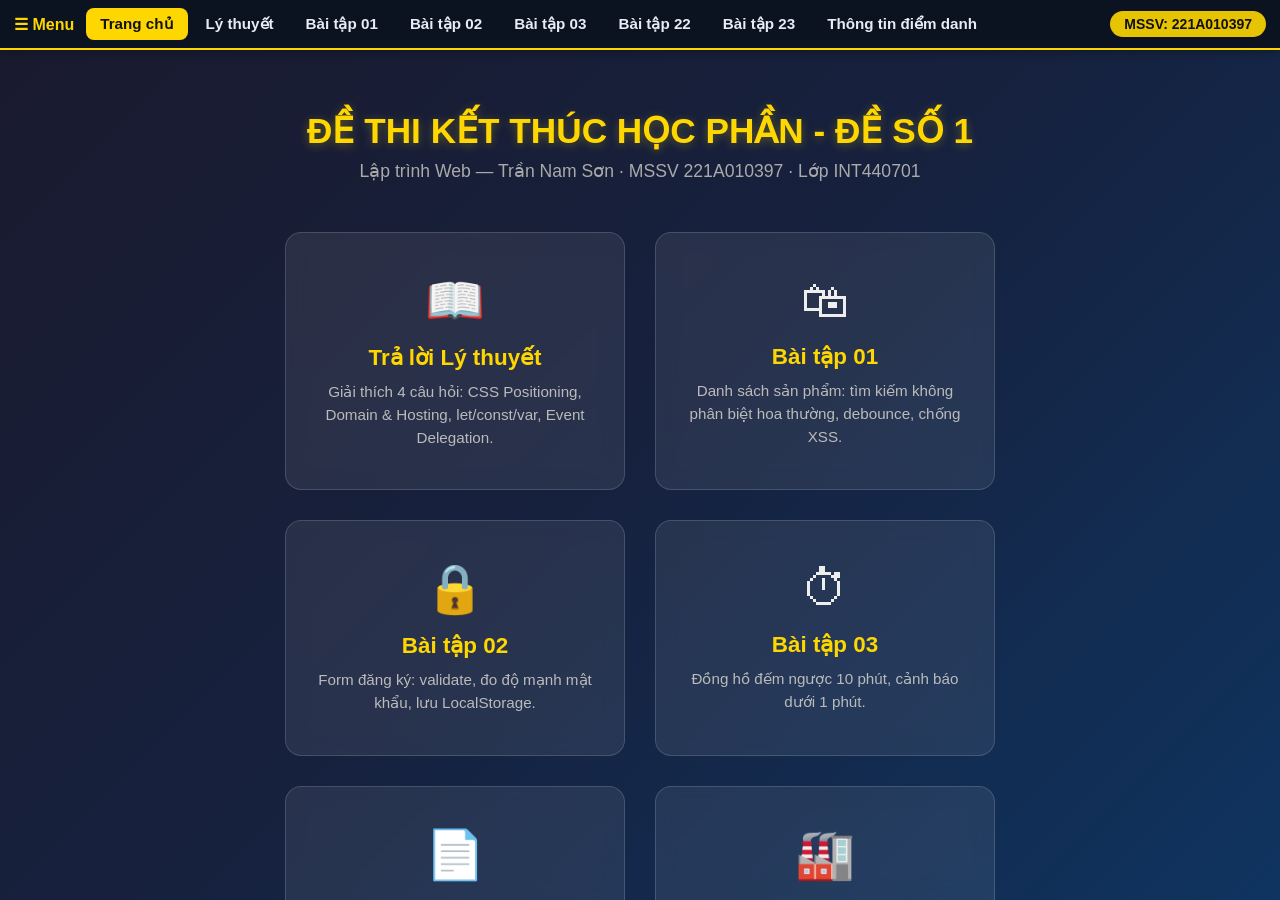
<file: index.html>
<!DOCTYPE html>
<html lang="vi"><head><meta charset="UTF-8"><meta name="viewport" content="width=device-width, initial-scale=1.0">
<title>Đề thi số 1 - Trần Nam Sơn</title>
<style>/* ====== Reset & chung ====== */
* { margin: 0; padding: 0; box-sizing: border-box; }

body {
    font-family: 'Segoe UI', Tahoma, Geneva, Verdana, sans-serif;
    background: linear-gradient(135deg, #1a1a2e 0%, #16213e 50%, #0f3460 100%);
    min-height: 100vh;
    color: #eee;
}

/* Thông tin sinh viên - góc trên phải */
.mssv-badge {
    position: fixed;
    top: 12px;
    right: 12px;
    background: rgba(255, 215, 0, 0.9);
    color: #111;
    padding: 6px 14px;
    border-radius: 20px;
    font-weight: bold;
    font-size: 14px;
    z-index: 9999;
    box-shadow: 0 2px 8px rgba(0,0,0,0.3);
}

/* ====== Trang chủ index.html ====== */
.home-container {
    max-width: 900px;
    margin: 0 auto;
    padding: 60px 20px;
    text-align: center;
}

.home-container h1 {
    font-size: 2.2rem;
    margin-bottom: 10px;
    color: #ffd700;
    text-shadow: 0 2px 10px rgba(255, 215, 0, 0.3);
}

.home-container .subtitle {
    color: #aaa;
    margin-bottom: 50px;
    font-size: 1.1rem;
}

.lesson-cards {
    display: flex;
    gap: 30px;
    justify-content: center;
    flex-wrap: wrap;
}

.lesson-card {
    background: rgba(255, 255, 255, 0.08);
    border: 1px solid rgba(255, 255, 255, 0.15);
    border-radius: 16px;
    padding: 40px 30px;
    width: 340px;
    text-decoration: none;
    color: #eee;
    transition: all 0.3s ease;
    backdrop-filter: blur(10px);
}

.lesson-card:hover {
    transform: translateY(-8px);
    border-color: #ffd700;
    box-shadow: 0 10px 30px rgba(255, 215, 0, 0.2);
}

.lesson-card .icon {
    font-size: 3rem;
    margin-bottom: 15px;
}

.lesson-card h2 {
    font-size: 1.4rem;
    margin-bottom: 10px;
    color: #ffd700;
}

.lesson-card p {
    color: #bbb;
    font-size: 0.95rem;
    line-height: 1.5;
}

.home-footer {
    margin-top: 60px;
    color: #777;
    font-size: 0.9rem;
}

/* ====== Trang Đèn kéo quân ====== */
.den-header {
    text-align: center;
    padding: 30px 20px 10px;
}

.den-header h1 {
    color: #ffd700;
    font-size: 2rem;
    margin-bottom: 8px;
}

.den-header p {
    color: #bbb;
    font-size: 1rem;
}

.back-link {
    display: inline-block;
    margin-top: 10px;
    color: #87ceeb;
    text-decoration: none;
    font-size: 0.95rem;
}
.back-link:hover { text-decoration: underline; }

/* Khung cảnh 3D */
.scene {
    width: 100%;
    height: 420px;
    perspective: 1200px;
    display: flex;
    align-items: center;
    justify-content: center;
    margin: 20px 0 10px;
}

.carousel {
    position: relative;
    width: 220px;
    height: 165px;
    transform-style: preserve-3d;
    /* Góc xoay được điều khiển bằng JS */
}

.face {
    position: absolute;
    top: 0;
    left: 0;
    width: 220px;
    height: 165px;
    border: 3px solid rgba(255, 215, 0, 0.6);
    border-radius: 8px;
    overflow: hidden;
    box-shadow: 0 0 20px rgba(255, 215, 0, 0.3);
    cursor: pointer;
    transition: box-shadow 0.3s;
    backface-visibility: visible;
}

.face:hover {
    box-shadow: 0 0 35px rgba(255, 215, 0, 0.8);
    border-color: #ffd700;
}

.face img {
    width: 100%;
    height: 100%;
    object-fit: cover;
    display: block;
}

.face .caption {
    position: absolute;
    bottom: 0;
    left: 0;
    right: 0;
    background: rgba(0, 0, 0, 0.6);
    color: #fff;
    text-align: center;
    padding: 4px;
    font-size: 0.85rem;
}

/* Nền đế đèn */
.lamp-base {
    width: 300px;
    height: 20px;
    margin: 0 auto;
    background: radial-gradient(ellipse at center, rgba(255,215,0,0.4) 0%, transparent 70%);
    border-radius: 50%;
}

/* Thanh điều khiển */
.controls {
    display: flex;
    justify-content: center;
    gap: 12px;
    margin: 20px 0;
    flex-wrap: wrap;
    padding: 0 20px;
}

.controls button {
    background: rgba(255, 255, 255, 0.1);
    border: 1px solid rgba(255, 215, 0, 0.5);
    color: #ffd700;
    padding: 10px 20px;
    border-radius: 25px;
    cursor: pointer;
    font-size: 0.95rem;
    transition: all 0.2s;
}

.controls button:hover {
    background: rgba(255, 215, 0, 0.2);
    transform: scale(1.05);
}

.controls button.active {
    background: #ffd700;
    color: #111;
    font-weight: bold;
}

.status {
    text-align: center;
    color: #87ceeb;
    font-size: 0.95rem;
    margin-bottom: 30px;
    min-height: 24px;
}

/* Responsive */
@media (max-width: 600px) {
    .scene { height: 320px; }
    .carousel, .face { width: 160px; height: 120px; }
    .home-container h1 { font-size: 1.6rem; }
    .lesson-card { width: 100%; }
}

html,body{height:100%}
body{display:flex;flex-direction:column;overflow:hidden}
.menu{flex:0 0 auto;display:flex;flex-wrap:wrap;gap:4px;align-items:center;background:#0b1220;border-bottom:2px solid #ffd700;padding:8px 14px;box-shadow:0 2px 10px rgba(0,0,0,.3);z-index:10}
.menu .brand{color:#ffd700;font-weight:700;margin-right:8px}
.menu a{color:#e8ecf4;text-decoration:none;font-size:.95rem;font-weight:600;padding:7px 14px;border-radius:8px;transition:background .2s,color .2s}
.menu a:hover{background:rgba(255,215,0,.15);color:#ffd700}
.menu a.active{background:#ffd700;color:#111}
.menu .mssv{margin-left:auto;background:rgba(255,215,0,.9);color:#111;padding:5px 14px;border-radius:20px;font-weight:700;font-size:14px}
.view{flex:1 1 auto;width:100%;border:0;display:none;min-height:0;overflow:auto}
.view.show{display:block}
@media(max-width:700px){.menu .mssv{display:none}}
</style></head><body>
<nav class="menu"><span class="brand">☰ Menu</span><a href="#home" data-t="home">Trang chủ</a><a href="#lythuyet" data-t="lythuyet">Lý thuyết</a><a href="#baitap01" data-t="baitap01">Bài tập 01</a><a href="#baitap02" data-t="baitap02">Bài tập 02</a><a href="#baitap03" data-t="baitap03">Bài tập 03</a><a href="#baitap22" data-t="baitap22">Bài tập 22</a><a href="#baitap23" data-t="baitap23">Bài tập 23</a><a href="#diemdanh" data-t="diemdanh">Thông tin điểm danh</a><span class="mssv">MSSV: 221A010397</span></nav>
<section class="view home" id="v-home"><div class="home-container">
<h1>ĐỀ THI KẾT THÚC HỌC PHẦN - ĐỀ SỐ 1</h1>
<p class="subtitle">Lập trình Web &mdash; Trần Nam Sơn &middot; MSSV 221A010397 &middot; Lớp INT440701</p>
<div class="lesson-cards">
<a href="#lythuyet" class="lesson-card"><div class="icon">&#128214;</div><h2>Trả lời Lý thuyết</h2><p>Giải thích 4 câu hỏi: CSS Positioning, Domain &amp; Hosting, let/const/var, Event Delegation.</p></a>
<a href="#baitap01" class="lesson-card"><div class="icon">&#128717;</div><h2>Bài tập 01</h2><p>Danh sách sản phẩm: tìm kiếm không phân biệt hoa thường, debounce, chống XSS.</p></a><a href="#baitap02" class="lesson-card"><div class="icon">&#128274;</div><h2>Bài tập 02</h2><p>Form đăng ký: validate, đo độ mạnh mật khẩu, lưu LocalStorage.</p></a><a href="#baitap03" class="lesson-card"><div class="icon">&#9201;</div><h2>Bài tập 03</h2><p>Đồng hồ đếm ngược 10 phút, cảnh báo dưới 1 phút.</p></a><a href="#baitap22" class="lesson-card"><div class="icon">&#128196;</div><h2>Bài tập 22</h2><p>Xem kết quả Bài tập 22.</p></a>
<a href="#baitap23" class="lesson-card"><div class="icon">&#127981;</div><h2>Bài tập 23</h2><p>Đèn kéo quân: 6 ảnh quay 3D bằng JavaScript, đưa chuột vào ảnh để dừng.</p></a>
<a href="#diemdanh" class="lesson-card"><div class="icon">&#128221;</div><h2>Thông tin điểm danh</h2><p>Họ tên, MSSV, lớp, liên hệ và link deploy của bài thi.</p></a>
</div></div></section>
<iframe class="view" id="v-lythuyet" title="lythuyet" srcdoc="&lt;!DOCTYPE html&gt;
&lt;html lang=&quot;vi&quot;&gt;
&lt;head&gt;
&lt;meta charset=&quot;UTF-8&quot;&gt;
&lt;meta name=&quot;viewport&quot; content=&quot;width=device-width, initial-scale=1.0&quot;&gt;
&lt;title&gt;Phần 1: Lý thuyết — Trả lời câu hỏi Web Development&lt;/title&gt;
&lt;link href=&quot;https://fonts.googleapis.com/css2?family=Fredoka:wght@400;500;600;700&amp;family=Source+Sans+3:wght@400;600&amp;display=swap&quot; rel=&quot;stylesheet&quot;&gt;
&lt;style&gt;
  :root{
    --bg:#faf9f4;
    --card:#ffffff;
    --text:#0f172a;
    --muted:#64748b;
    --accent:#297a2e;
    --accent-soft:rgba(41,122,46,.14);
    --accent2:#d97706;
    --accent2-soft:rgba(217,119,6,.14);
    --border:rgba(15,23,42,.08);
    --code-bg:#f1f5f9;
  }
  *{margin:0;padding:0;box-sizing:border-box}
  html{scroll-behavior:smooth}
  body{
    background:var(--bg);
    color:var(--text);
    font-family:&#x27;Source Sans 3&#x27;,system-ui,sans-serif;
    line-height:1.75;
    font-size:17px;
  }
  .wrap{max-width:48rem;margin:0 auto;padding:3rem 1.25rem 4rem}

  /* ---------- Title block ---------- */
  header.title-block{
    border-bottom:3px solid var(--accent);
    padding-bottom:1.75rem;
    margin-bottom:2rem;
  }
  .eyebrow{
    display:inline-block;
    font-family:&#x27;Fredoka&#x27;,sans-serif;
    font-weight:600;
    font-size:.8rem;
    letter-spacing:.12em;
    text-transform:uppercase;
    color:var(--accent);
    background:var(--accent-soft);
    padding:.3rem .8rem;
    border-radius:999px;
    margin-bottom:1rem;
  }
  h1{
    font-family:&#x27;Fredoka&#x27;,sans-serif;
    font-weight:700;
    font-size:2.1rem;
    line-height:1.25;
    color:var(--text);
    margin-bottom:.75rem;
  }
  .subtitle{color:var(--muted);font-size:1.05rem}
  .meta{
    margin-top:1rem;display:flex;flex-wrap:wrap;gap:1rem;
    font-size:.9rem;color:var(--muted);
  }
  .meta span{display:inline-flex;align-items:center;gap:.4rem}
  .meta svg{width:16px;height:16px;stroke:var(--accent)}

  /* ---------- TOC ---------- */
  nav.toc{
    background:var(--card);
    border:1px solid var(--border);
    border-radius:12px;
    padding:1.25rem 1.5rem;
    margin-bottom:2.5rem;
    box-shadow:0 1px 3px rgba(0,0,0,.04);
  }
  nav.toc h2{
    font-family:&#x27;Fredoka&#x27;,sans-serif;
    font-size:1.05rem;font-weight:600;
    color:var(--accent);margin-bottom:.75rem;
    display:flex;align-items:center;gap:.5rem;
  }
  nav.toc h2 svg{width:18px;height:18px;stroke:var(--accent)}
  nav.toc ol{list-style:none;counter-reset:toc}
  nav.toc li{
    counter-increment:toc;
    padding:.4rem 0;
    border-bottom:1px dashed var(--border);
  }
  nav.toc li:last-child{border-bottom:none}
  nav.toc a{
    color:var(--text);text-decoration:none;
    display:flex;align-items:baseline;gap:.6rem;
    transition:color .2s;
  }
  nav.toc a::before{
    content:counter(toc,decimal-leading-zero);
    font-family:&#x27;Fredoka&#x27;,sans-serif;
    font-weight:600;color:var(--accent2);font-size:.9rem;
    min-width:2rem;
  }
  nav.toc a:hover{color:var(--accent)}

  /* ---------- Sections ---------- */
  section.qa{
    background:var(--card);
    border:1px solid var(--border);
    border-radius:14px;
    padding:2rem 1.75rem;
    margin-bottom:2.25rem;
    box-shadow:0 1px 3px rgba(0,0,0,.04);
    scroll-margin-top:1.5rem;
  }
  .q-head{
    display:flex;gap:.9rem;align-items:flex-start;
    margin-bottom:1.25rem;padding-bottom:1rem;
    border-bottom:2px solid var(--accent-soft);
  }
  .q-num{
    flex:0 0 auto;
    width:44px;height:44px;border-radius:12px;
    background:var(--accent);color:#fff;
    font-family:&#x27;Fredoka&#x27;,sans-serif;font-weight:700;font-size:1.2rem;
    display:flex;align-items:center;justify-content:center;
  }
  .q-text{
    font-family:&#x27;Fredoka&#x27;,sans-serif;
    font-weight:600;font-size:1.15rem;line-height:1.4;
    padding-top:.35rem;
  }
  h3.sub{
    font-family:&#x27;Fredoka&#x27;,sans-serif;
    font-weight:600;font-size:1.05rem;
    color:var(--accent);
    margin:1.5rem 0 .6rem;
    display:flex;align-items:center;gap:.5rem;
  }
  h3.sub svg{width:18px;height:18px;stroke:var(--accent);flex:0 0 auto}
  p{margin-bottom:.85rem;text-align:justify}
  ul,ol{margin:.5rem 0 1rem 1.5rem}
  li{margin-bottom:.45rem}
  strong{color:var(--text);font-weight:600}
  code{
    font-family:Consolas,&#x27;Courier New&#x27;,monospace;
    background:var(--code-bg);
    padding:.1rem .4rem;border-radius:4px;
    font-size:.92em;color:#b45309;
  }
  pre{
    background:#0f172a;color:#e2e8f0;
    padding:1.1rem 1.25rem;border-radius:10px;
    overflow-x:auto;margin:1rem 0 1.25rem;
    font-family:Consolas,&#x27;Courier New&#x27;,monospace;
    font-size:.88rem;line-height:1.6;
    border-left:4px solid var(--accent);
  }
  pre code{background:transparent;color:inherit;padding:0}
  .cm{color:#94a3b8;font-style:italic}
  .kw{color:#7dd3fc}
  .str{color:#fcd34d}

  /* ---------- Callout boxes ---------- */
  .callout{
    border-radius:10px;padding:1rem 1.25rem;margin:1.1rem 0;
    border-left:4px solid var(--accent2);
    background:var(--accent2-soft);
  }
  .callout.good{border-left-color:var(--accent);background:var(--accent-soft)}
  .callout .ctitle{
    font-family:&#x27;Fredoka&#x27;,sans-serif;font-weight:600;
    display:flex;align-items:center;gap:.5rem;margin-bottom:.4rem;
  }
  .callout .ctitle svg{width:18px;height:18px;stroke:var(--accent2);flex:0 0 auto}
  .callout.good .ctitle svg{stroke:var(--accent)}

  /* ---------- Comparison table ---------- */
  table.cmp{
    width:100%;border-collapse:collapse;margin:1rem 0 1.25rem;
    font-size:.95rem;
  }
  table.cmp th,table.cmp td{
    border:1px solid var(--border);
    padding:.65rem .8rem;text-align:left;vertical-align:top;
  }
  table.cmp thead th{
    background:var(--accent-soft);
    font-family:&#x27;Fredoka&#x27;,sans-serif;font-weight:600;
    color:var(--accent);
  }
  table.cmp tbody tr:nth-child(even){background:#fafaf7}

  /* ---------- Steps ---------- */
  ol.steps{list-style:none;counter-reset:step;margin-left:0}
  ol.steps li{
    counter-increment:step;
    position:relative;padding-left:2.6rem;margin-bottom:.7rem;
  }
  ol.steps li::before{
    content:counter(step);
    position:absolute;left:0;top:.15rem;
    width:1.7rem;height:1.7rem;border-radius:50%;
    background:var(--accent);color:#fff;
    font-family:&#x27;Fredoka&#x27;,sans-serif;font-weight:600;font-size:.9rem;
    display:flex;align-items:center;justify-content:center;
  }

  footer{
    text-align:center;color:var(--muted);font-size:.88rem;
    padding-top:1.5rem;border-top:1px solid var(--border);
    margin-top:1rem;
  }
  @media (max-width:600px){
    h1{font-size:1.6rem}
    section.qa{padding:1.4rem 1.1rem}
    body{font-size:16px}
  }
  @media print{
    body{background:#fff}
    section.qa{box-shadow:none;break-inside:avoid}
    nav.toc{break-after:page}
  }
&lt;/style&gt;
&lt;/head&gt;
&lt;body&gt;

&lt;div class=&quot;wrap&quot;&gt;

  &lt;!-- ===== Title block ===== --&gt;
  &lt;header class=&quot;title-block&quot;&gt;
    &lt;span class=&quot;eyebrow&quot;&gt;Tài liệu học tập · Môn Lập trình Web&lt;/span&gt;
    &lt;h1&gt;Phần 1: Lý thuyết — Trả lời chi tiết 4 câu hỏi&lt;/h1&gt;
    &lt;p class=&quot;subtitle&quot;&gt;CSS Positioning · Domain &amp;amp; Hosting · JavaScript Scope &amp;amp; Hoisting · Event Delegation&lt;/p&gt;
    &lt;div class=&quot;meta&quot;&gt;
      &lt;span&gt;
        &lt;svg viewBox=&quot;0 0 24 24&quot; fill=&quot;none&quot; stroke-width=&quot;2&quot; stroke-linecap=&quot;round&quot; stroke-linejoin=&quot;round&quot;&gt;&lt;rect x=&quot;3&quot; y=&quot;4&quot; width=&quot;18&quot; height=&quot;18&quot; rx=&quot;2&quot;/&gt;&lt;line x1=&quot;16&quot; y1=&quot;2&quot; x2=&quot;16&quot; y2=&quot;6&quot;/&gt;&lt;line x1=&quot;8&quot; y1=&quot;2&quot; x2=&quot;8&quot; y2=&quot;6&quot;/&gt;&lt;line x1=&quot;3&quot; y1=&quot;10&quot; x2=&quot;21&quot; y2=&quot;10&quot;/&gt;&lt;/svg&gt;
        Tổng điểm: 40
      &lt;/span&gt;
      &lt;span&gt;
        &lt;svg viewBox=&quot;0 0 24 24&quot; fill=&quot;none&quot; stroke-width=&quot;2&quot; stroke-linecap=&quot;round&quot; stroke-linejoin=&quot;round&quot;&gt;&lt;path d=&quot;M4 19.5A2.5 2.5 0 0 1 6.5 17H20&quot;/&gt;&lt;path d=&quot;M6.5 2H20v20H6.5A2.5 2.5 0 0 1 4 19.5v-15A2.5 2.5 0 0 1 6.5 2z&quot;/&gt;&lt;/svg&gt;
        4 câu hỏi · 10 điểm mỗi câu
      &lt;/span&gt;
    &lt;/div&gt;
  &lt;/header&gt;

  &lt;!-- ===== Table of contents ===== --&gt;
  &lt;nav class=&quot;toc&quot;&gt;
    &lt;h2&gt;
      &lt;svg viewBox=&quot;0 0 24 24&quot; fill=&quot;none&quot; stroke-width=&quot;2&quot; stroke-linecap=&quot;round&quot; stroke-linejoin=&quot;round&quot;&gt;&lt;line x1=&quot;8&quot; y1=&quot;6&quot; x2=&quot;21&quot; y2=&quot;6&quot;/&gt;&lt;line x1=&quot;8&quot; y1=&quot;12&quot; x2=&quot;21&quot; y2=&quot;12&quot;/&gt;&lt;line x1=&quot;8&quot; y1=&quot;18&quot; x2=&quot;21&quot; y2=&quot;18&quot;/&gt;&lt;line x1=&quot;3&quot; y1=&quot;6&quot; x2=&quot;3.01&quot; y2=&quot;6&quot;/&gt;&lt;line x1=&quot;3&quot; y1=&quot;12&quot; x2=&quot;3.01&quot; y2=&quot;12&quot;/&gt;&lt;line x1=&quot;3&quot; y1=&quot;18&quot; x2=&quot;3.01&quot; y2=&quot;18&quot;/&gt;&lt;/svg&gt;
      Mục lục
    &lt;/h2&gt;
    &lt;ol&gt;
      &lt;li&gt;&lt;a href=&quot;#cau1&quot;&gt;Sự khác biệt giữa &lt;code&gt;position: absolute&lt;/code&gt; và &lt;code&gt;position: relative&lt;/code&gt;&lt;/a&gt;&lt;/li&gt;
      &lt;li&gt;&lt;a href=&quot;#cau2&quot;&gt;Quy trình đăng ký domain, cấu hình hosting &amp;amp; vai trò DNS&lt;/a&gt;&lt;/li&gt;
      &lt;li&gt;&lt;a href=&quot;#cau3&quot;&gt;So sánh &lt;code&gt;let&lt;/code&gt;, &lt;code&gt;const&lt;/code&gt;, &lt;code&gt;var&lt;/code&gt; về scope &amp;amp; hoisting&lt;/a&gt;&lt;/li&gt;
      &lt;li&gt;&lt;a href=&quot;#cau4&quot;&gt;Event Delegation trong JavaScript &amp;amp; danh sách động&lt;/a&gt;&lt;/li&gt;
    &lt;/ol&gt;
  &lt;/nav&gt;

  &lt;!-- ===== Câu 1 ===== --&gt;
  &lt;section class=&quot;qa&quot; id=&quot;cau1&quot;&gt;
    &lt;div class=&quot;q-head&quot;&gt;
      &lt;div class=&quot;q-num&quot;&gt;1&lt;/div&gt;
      &lt;div class=&quot;q-text&quot;&gt;Giải thích sự khác biệt giữa &lt;code&gt;position: absolute&lt;/code&gt; và &lt;code&gt;position: relative&lt;/code&gt; trong CSS. Đưa ví dụ tình huống sử dụng từng loại để tạo layout responsive, và thảo luận về cách chúng ảnh hưởng đến việc deploy website lên hosting (tương thích với các thiết bị khác nhau).&lt;/div&gt;
    &lt;/div&gt;

    &lt;h3 class=&quot;sub&quot;&gt;
      &lt;svg viewBox=&quot;0 0 24 24&quot; fill=&quot;none&quot; stroke-width=&quot;2&quot; stroke-linecap=&quot;round&quot; stroke-linejoin=&quot;round&quot;&gt;&lt;path d=&quot;M12 2L2 7l10 5 10-5-10-5z&quot;/&gt;&lt;path d=&quot;M2 17l10 5 10-5&quot;/&gt;&lt;path d=&quot;M2 12l10 5 10-5&quot;/&gt;&lt;/svg&gt;
      1.1. Khái niệm và sự khác biệt cốt lõi
    &lt;/h3&gt;
    &lt;p&gt;&lt;strong&gt;&lt;code&gt;position: relative&lt;/code&gt;&lt;/strong&gt; định vị phần tử &lt;em&gt;so với chính vị trí ban đầu&lt;/em&gt; của nó trong luồng tài liệu (normal flow). Phần tử vẫn chiếm giữ không gian gốc, các phần tử xung quanh không bị dịch chuyển. Thuộc tính &lt;code&gt;top/right/bottom/left&lt;/code&gt; sẽ dịch chuyển phần tử lệch đi so với chỗ đứng cũ.&lt;/p&gt;
    &lt;p&gt;&lt;strong&gt;&lt;code&gt;position: absolute&lt;/code&gt;&lt;/strong&gt; lấy phần tử &lt;em&gt;ra khỏi luồng tài liệu&lt;/em&gt; — nó không còn chiếm không gian, các phần tử khác sẽ lấp đầy chỗ trống. Vị trí của nó được tính &lt;em&gt;so với phần tử tổ tiên gần nhất có &lt;code&gt;position&lt;/code&gt; khác &lt;code&gt;static&lt;/code&gt;&lt;/em&gt;; nếu không có tổ tiên nào như vậy, nó sẽ định vị so với khung nhìn (viewport) hay phần tử &lt;code&gt;&amp;lt;html&amp;gt;&lt;/code&gt;.&lt;/p&gt;

    &lt;table class=&quot;cmp&quot;&gt;
      &lt;thead&gt;
        &lt;tr&gt;&lt;th&gt;Tiêu chí&lt;/th&gt;&lt;th&gt;&lt;code&gt;position: relative&lt;/code&gt;&lt;/th&gt;&lt;th&gt;&lt;code&gt;position: absolute&lt;/code&gt;&lt;/th&gt;&lt;/tr&gt;
      &lt;/thead&gt;
      &lt;tbody&gt;
        &lt;tr&gt;&lt;td&gt;Vị trí trong luồng tài liệu&lt;/td&gt;&lt;td&gt;Vẫn giữ chỗ, không ảnh hưởng phần tử khác&lt;/td&gt;&lt;td&gt;Bị loại ra, các phần tử khác lấp đầy khoảng trống&lt;/td&gt;&lt;/tr&gt;
        &lt;tr&gt;&lt;td&gt;Điểm tham chiếu&lt;/td&gt;&lt;td&gt;Chính vị trí gốc của nó&lt;/td&gt;&lt;td&gt;Tổ tiên gần nhất có position ≠ static&lt;/td&gt;&lt;/tr&gt;
        &lt;tr&gt;&lt;td&gt;Cách dùng phổ biến&lt;/td&gt;&lt;td&gt;Làm &quot;khung neo&quot; (anchor) cho các phần tử con absolute&lt;/td&gt;&lt;td&gt;Đặt các yếu tố nổi (badge, nút đóng, tooltip) trong khung cha&lt;/td&gt;&lt;/tr&gt;
        &lt;tr&gt;&lt;td&gt;Rủi ro responsive&lt;/td&gt;&lt;td&gt;Thấp — bố cục vẫn co giãn theo luồng&lt;/td&gt;&lt;td&gt;Cao — dễ trôi lệch nếu sai tổ tiên tham chiếu&lt;/td&gt;&lt;/tr&gt;
      &lt;/tbody&gt;
    &lt;/table&gt;

    &lt;h3 class=&quot;sub&quot;&gt;
      &lt;svg viewBox=&quot;0 0 24 24&quot; fill=&quot;none&quot; stroke-width=&quot;2&quot; stroke-linecap=&quot;round&quot; stroke-linejoin=&quot;round&quot;&gt;&lt;polyline points=&quot;16 18 22 12 16 6&quot;/&gt;&lt;polyline points=&quot;8 6 2 12 8 18&quot;/&gt;&lt;/svg&gt;
      1.2. Ví dụ ứng dụng vào layout responsive
    &lt;/h3&gt;
    &lt;p&gt;&lt;strong&gt;Mẫu kết hợp chuẩn:&lt;/strong&gt; dùng &lt;code&gt;relative&lt;/code&gt; cho khung chứa (cha) và &lt;code&gt;absolute&lt;/code&gt; cho các yếu tố con bên trong. Khi khung cha co giãn theo màn hình, các yếu tố con luôn bám đúng vị trí tương đối.&lt;/p&gt;
&lt;pre&gt;&lt;code&gt;&lt;span class=&quot;cm&quot;&gt;/* Khung cha — tạo gốc tham chiếu */&lt;/span&gt;
&lt;span class=&quot;kw&quot;&gt;.banner&lt;/span&gt; {
  &lt;span class=&quot;kw&quot;&gt;position&lt;/span&gt;: relative;
  &lt;span class=&quot;kw&quot;&gt;width&lt;/span&gt;: 100%;
  &lt;span class=&quot;kw&quot;&gt;max-width&lt;/span&gt;: 1200px;
  &lt;span class=&quot;kw&quot;&gt;margin&lt;/span&gt;: 0 auto;
}
&lt;span class=&quot;cm&quot;&gt;/* Tiêu đề con — luôn căn giữa khung cha */&lt;/span&gt;
&lt;span class=&quot;kw&quot;&gt;.banner h2&lt;/span&gt; {
  &lt;span class=&quot;kw&quot;&gt;position&lt;/span&gt;: absolute;
  &lt;span class=&quot;kw&quot;&gt;top&lt;/span&gt;: 50%; &lt;span class=&quot;kw&quot;&gt;left&lt;/span&gt;: 50%;
  &lt;span class=&quot;kw&quot;&gt;transform&lt;/span&gt;: translate(-50%, -50%);
  &lt;span class=&quot;kw&quot;&gt;color&lt;/span&gt;: white;
}
&lt;span class=&quot;cm&quot;&gt;/* Nhãn khuyến mãi — góc trên phải của thẻ sản phẩm */&lt;/span&gt;
&lt;span class=&quot;kw&quot;&gt;.product-card&lt;/span&gt; { &lt;span class=&quot;kw&quot;&gt;position&lt;/span&gt;: relative; &lt;span class=&quot;kw&quot;&gt;width&lt;/span&gt;: 30%; &lt;span class=&quot;kw&quot;&gt;min-width&lt;/span&gt;: 280px; }
&lt;span class=&quot;kw&quot;&gt;.badge-sale&lt;/span&gt; {
  &lt;span class=&quot;kw&quot;&gt;position&lt;/span&gt;: absolute;
  &lt;span class=&quot;kw&quot;&gt;top&lt;/span&gt;: 10px; &lt;span class=&quot;kw&quot;&gt;right&lt;/span&gt;: 10px;
  &lt;span class=&quot;kw&quot;&gt;background&lt;/span&gt;: #d97706; &lt;span class=&quot;kw&quot;&gt;color&lt;/span&gt;: #fff;
  &lt;span class=&quot;kw&quot;&gt;padding&lt;/span&gt;: 4px 10px; &lt;span class=&quot;kw&quot;&gt;border-radius&lt;/span&gt;: 6px;
}&lt;/code&gt;&lt;/pre&gt;

    &lt;div class=&quot;callout good&quot;&gt;
      &lt;div class=&quot;ctitle&quot;&gt;
        &lt;svg viewBox=&quot;0 0 24 24&quot; fill=&quot;none&quot; stroke-width=&quot;2&quot; stroke-linecap=&quot;round&quot; stroke-linejoin=&quot;round&quot;&gt;&lt;path d=&quot;M22 11.08V12a10 10 0 1 1-5.93-9.14&quot;/&gt;&lt;polyline points=&quot;22 4 12 14.01 9 11.01&quot;/&gt;&lt;/svg&gt;
        Lời khuyên khi làm responsive
      &lt;/div&gt;
      Luôn dùng đơn vị tương đối (&lt;code&gt;%&lt;/code&gt;, &lt;code&gt;em&lt;/code&gt;, &lt;code&gt;rem&lt;/code&gt;, &lt;code&gt;vw/vh&lt;/code&gt;) thay vì &lt;code&gt;px&lt;/code&gt; cứng cho các phần tử absolute, và kết hợp với &lt;code&gt;@media&lt;/code&gt; query. Kiểm tra trên nhiều kích thước màn hình bằng DevTools (chế độ Device Toolbar) trước khi đưa lên hosting.
    &lt;/div&gt;

    &lt;h3 class=&quot;sub&quot;&gt;
      &lt;svg viewBox=&quot;0 0 24 24&quot; fill=&quot;none&quot; stroke-width=&quot;2&quot; stroke-linecap=&quot;round&quot; stroke-linejoin=&quot;round&quot;&gt;&lt;circle cx=&quot;12&quot; cy=&quot;12&quot; r=&quot;10&quot;/&gt;&lt;line x1=&quot;12&quot; y1=&quot;8&quot; x2=&quot;12&quot; y2=&quot;12&quot;/&gt;&lt;line x1=&quot;12&quot; y1=&quot;16&quot; x2=&quot;12.01&quot; y2=&quot;16&quot;/&gt;&lt;/svg&gt;
      1.3. Ảnh hưởng khi deploy lên hosting &amp;amp; tương thích thiết bị
    &lt;/h3&gt;
    &lt;ul&gt;
      &lt;li&gt;&lt;strong&gt;Sai tổ tiên tham chiếu:&lt;/strong&gt; quên đặt &lt;code&gt;position: relative&lt;/code&gt; cho khung cha khiến phần tử &lt;code&gt;absolute&lt;/code&gt; trôi ra góc trang — lỗi này chỉ lộ ra khi xem trên màn hình khác kích thước (điện thoại, tablet).&lt;/li&gt;
      &lt;li&gt;&lt;strong&gt;Chồng chéo (z-index):&lt;/strong&gt; các phần tử absolute nằm ngoài luồng nên dễ đè lên nội dung khác; cần quản lý &lt;code&gt;z-index&lt;/code&gt; rõ ràng và kiểm tra trên trình duyệt thật (Chrome, Firefox, Safari, Edge) sau khi upload.&lt;/li&gt;
      &lt;li&gt;&lt;strong&gt;Khác biệt giữa trình duyệt:&lt;/strong&gt; một số phiên bản cũ tính toán tọa độ khác nhau; nên chuẩn hóa bằng CSS reset và kiểm tra đa nền tảng trước khi công bố website.&lt;/li&gt;
    &lt;/ul&gt;
  &lt;/section&gt;

  &lt;!-- ===== Câu 2 ===== --&gt;
  &lt;section class=&quot;qa&quot; id=&quot;cau2&quot;&gt;
    &lt;div class=&quot;q-head&quot;&gt;
      &lt;div class=&quot;q-num&quot;&gt;2&lt;/div&gt;
      &lt;div class=&quot;q-text&quot;&gt;Mô tả quy trình đăng ký domain và cấu hình hosting cho một website đơn giản sử dụng JavaScript. Giải thích vai trò của DNS trong quá trình này, và đề xuất ít nhất 2 công cụ hỗ trợ (như GitHub Pages hoặc Netlify) để deploy code mà không cần server riêng. Thảo luận rủi ro bảo mật nếu không cấu hình đúng.&lt;/div&gt;
    &lt;/div&gt;

    &lt;h3 class=&quot;sub&quot;&gt;
      &lt;svg viewBox=&quot;0 0 24 24&quot; fill=&quot;none&quot; stroke-width=&quot;2&quot; stroke-linecap=&quot;round&quot; stroke-linejoin=&quot;round&quot;&gt;&lt;path d=&quot;M14 2H6a2 2 0 0 0-2 2v16a2 2 0 0 0 2 2h12a2 2 0 0 0 2-2V8z&quot;/&gt;&lt;polyline points=&quot;14 2 14 8 20 8&quot;/&gt;&lt;/svg&gt;
      2.1. Quy trình đăng ký domain &amp;amp; cấu hình hosting
    &lt;/h3&gt;
    &lt;ol class=&quot;steps&quot;&gt;
      &lt;li&gt;&lt;strong&gt;Đăng ký tên miền (domain):&lt;/strong&gt; chọn nhà cung cấp (Namecheap, GoDaddy, Viettel, FPT…), tra cứu tên còn trống, thanh toán và hoàn tất hồ sơ chủ sở hữu miền.&lt;/li&gt;
      &lt;li&gt;&lt;strong&gt;Chọn gói hosting:&lt;/strong&gt; với website tĩnh HTML/CSS/JS, có thể dùng hosting chia sẻ hoặc các nền tảng tĩnh miễn phí; nhận thông tin máy chủ (FTP, nameserver).&lt;/li&gt;
      &lt;li&gt;&lt;strong&gt;Trỏ domain về hosting:&lt;/strong&gt; tại trang quản lý domain, điền địa chỉ Nameserver (hoặc bản ghi A/CNAME) do nhà cung cấp hosting cấp.&lt;/li&gt;
      &lt;li&gt;&lt;strong&gt;Upload code:&lt;/strong&gt; dùng FTP (FileZilla), File Manager của hosting, hoặc Git để đẩy các tệp &lt;code&gt;.html&lt;/code&gt;, &lt;code&gt;.css&lt;/code&gt;, &lt;code&gt;.js&lt;/code&gt; vào thư mục gốc (thường là &lt;code&gt;public_html&lt;/code&gt;).&lt;/li&gt;
      &lt;li&gt;&lt;strong&gt;Kiểm tra &amp;amp; bật HTTPS:&lt;/strong&gt; chờ DNS lan tỏa (vài phút đến 48 giờ), cài chứng chỉ SSL (Let&#x27;s Encrypt miễn phí) để truy cập an toàn.&lt;/li&gt;
    &lt;/ol&gt;

    &lt;h3 class=&quot;sub&quot;&gt;
      &lt;svg viewBox=&quot;0 0 24 24&quot; fill=&quot;none&quot; stroke-width=&quot;2&quot; stroke-linecap=&quot;round&quot; stroke-linejoin=&quot;round&quot;&gt;&lt;circle cx=&quot;12&quot; cy=&quot;12&quot; r=&quot;10&quot;/&gt;&lt;line x1=&quot;2&quot; y1=&quot;12&quot; x2=&quot;22&quot; y2=&quot;12&quot;/&gt;&lt;path d=&quot;M12 2a15.3 15.3 0 0 1 4 10 15.3 15.3 0 0 1-4 10 15.3 15.3 0 0 1-4-10 15.3 15.3 0 0 1 4-10z&quot;/&gt;&lt;/svg&gt;
      2.2. Vai trò của DNS
    &lt;/h3&gt;
    &lt;p&gt;DNS (Domain Name System — Hệ thống tên miền) hoạt động như một &lt;strong&gt;&quot;cuốn sổ điện thoại&quot;&lt;/strong&gt; của Internet: nó chuyển đổi tên miền dễ nhớ (ví dụ &lt;code&gt;mywebsite.vn&lt;/code&gt;) thành địa chỉ IP số học của máy chủ (ví dụ &lt;code&gt;104.21.x.x&lt;/code&gt;). Nhờ DNS, trình duyệt biết phải kết nối đến máy chủ nào để tải về nội dung website. Các bản ghi quan trọng: &lt;code&gt;A&lt;/code&gt; (IPv4), &lt;code&gt;AAAA&lt;/code&gt; (IPv6), &lt;code&gt;CNAME&lt;/code&gt; (bí danh), &lt;code&gt;MX&lt;/code&gt; (thư), &lt;code&gt;NS&lt;/code&gt; (nameserver).&lt;/p&gt;

    &lt;h3 class=&quot;sub&quot;&gt;
      &lt;svg viewBox=&quot;0 0 24 24&quot; fill=&quot;none&quot; stroke-width=&quot;2&quot; stroke-linecap=&quot;round&quot; stroke-linejoin=&quot;round&quot;&gt;&lt;path d=&quot;M13 2L3 14h9l-1 8 10-12h-9l1-8z&quot;/&gt;&lt;/svg&gt;
      2.3. Hai công cụ deploy không cần server riêng
    &lt;/h3&gt;
    &lt;ul&gt;
      &lt;li&gt;&lt;strong&gt;GitHub Pages:&lt;/strong&gt; đẩy code lên kho GitHub (công khai hoặc riêng tư với tài khoản Pro), vào &lt;em&gt;Settings → Pages&lt;/em&gt; chọn nhánh và thư mục; website được phục vụ tại &lt;code&gt;tentaikhoan.github.io/tenkho&lt;/code&gt;, miễn phí và có sẵn HTTPS. Phù hợp trang tĩnh, tài liệu, blog cá nhân.&lt;/li&gt;
      &lt;li&gt;&lt;strong&gt;Netlify:&lt;/strong&gt; kết nối kho Git hoặc kéo-thả (drag &amp;amp; drop) thư mục dự án trực tiếp; tự động build &amp;amp; deploy mỗi khi có commit mới, cấp SSL miễn phí, hỗ trợ tên miền tùy chỉnh và forms. Tích hợp tốt với các framework JavaScript hiện đại.&lt;/li&gt;
    &lt;/ul&gt;
    &lt;p&gt;Công cụ khác có thể tham khảo: Vercel, Cloudflare Pages, Surge.sh.&lt;/p&gt;

    &lt;div class=&quot;callout&quot;&gt;
      &lt;div class=&quot;ctitle&quot;&gt;
        &lt;svg viewBox=&quot;0 0 24 24&quot; fill=&quot;none&quot; stroke-width=&quot;2&quot; stroke-linecap=&quot;round&quot; stroke-linejoin=&quot;round&quot;&gt;&lt;path d=&quot;M10.29 3.86L1.82 18a2 2 0 0 0 1.71 3h16.94a2 2 0 0 0 1.71-3L13.71 3.86a2 2 0 0 0-3.42 0z&quot;/&gt;&lt;line x1=&quot;12&quot; y1=&quot;9&quot; x2=&quot;12&quot; y2=&quot;13&quot;/&gt;&lt;line x1=&quot;12&quot; y1=&quot;17&quot; x2=&quot;12.01&quot; y2=&quot;17&quot;/&gt;&lt;/svg&gt;
        Rủi ro bảo mật khi cấu hình sai
      &lt;/div&gt;
      &lt;ul style=&quot;margin-bottom:0&quot;&gt;
        &lt;li&gt;&lt;strong&gt;Không bật HTTPS/SSL:&lt;/strong&gt; dữ liệu truyền đi không mã hóa, dễ bị nghe lén và sửa đổi (MITM); trình duyệt cảnh báo &quot;Không an toàn&quot;, làm mất uy tín.&lt;/li&gt;
        &lt;li&gt;&lt;strong&gt;Sai bản ghi DNS:&lt;/strong&gt; domain có thể trỏ nhầm sang trang giả mạo (phishing), hoặc để lộ thông tin hạ tầng nội bộ qua bản ghi không cần thiết.&lt;/li&gt;
        &lt;li&gt;&lt;strong&gt;Phân quyền thư mục sai:&lt;/strong&gt; người ngoài có thể duyệt, đọc hoặc sửa tệp trên server; tệp nhạy cảm (&lt;code&gt;.env&lt;/code&gt;, khóa bí mật) có thể bị lộ.&lt;/li&gt;
        &lt;li&gt;&lt;strong&gt;Domain hết hạn:&lt;/strong&gt; mất quyền kiểm soát, kẻ xấu có thể đăng ký lại và mạo danh website để lừa đảo người dùng.&lt;/li&gt;
        &lt;li&gt;&lt;strong&gt;Upload nhầm thông tin đăng nhập:&lt;/strong&gt; đẩy lên Git cả tệp chứa khóa API, mật khẩu — nên dùng &lt;code&gt;.gitignore&lt;/code&gt; và biến môi trường.&lt;/li&gt;
      &lt;/ul&gt;
    &lt;/div&gt;
  &lt;/section&gt;

  &lt;!-- ===== Câu 3 ===== --&gt;
  &lt;section class=&quot;qa&quot; id=&quot;cau3&quot;&gt;
    &lt;div class=&quot;q-head&quot;&gt;
      &lt;div class=&quot;q-num&quot;&gt;3&lt;/div&gt;
      &lt;div class=&quot;q-text&quot;&gt;Trong JavaScript, so sánh &lt;code&gt;let&lt;/code&gt;, &lt;code&gt;const&lt;/code&gt; và &lt;code&gt;var&lt;/code&gt; về scope và hoisting. Đưa ví dụ code minh họa một tình huống lỗi thường gặp khi sử dụng sai, và giải thích cách debug bằng công cụ hỗ trợ như Chrome DevTools.&lt;/div&gt;
    &lt;/div&gt;

    &lt;h3 class=&quot;sub&quot;&gt;
      &lt;svg viewBox=&quot;0 0 24 24&quot; fill=&quot;none&quot; stroke-width=&quot;2&quot; stroke-linecap=&quot;round&quot; stroke-linejoin=&quot;round&quot;&gt;&lt;circle cx=&quot;12&quot; cy=&quot;12&quot; r=&quot;3&quot;/&gt;&lt;path d=&quot;M19.4 15a1.65 1.65 0 0 0 .33 1.82l.06.06a2 2 0 0 1 0 2.83 2 2 0 0 1-2.83 0l-.06-.06a1.65 1.65 0 0 0-1.82-.33 1.65 1.65 0 0 0-1 1.51V21a2 2 0 0 1-2 2 2 2 0 0 1-2-2v-.09A1.65 1.65 0 0 0 9 19.4a1.65 1.65 0 0 0-1.82.33l-.06.06a2 2 0 0 1-2.83 0 2 2 0 0 1 0-2.83l.06-.06a1.65 1.65 0 0 0 .33-1.82 1.65 1.65 0 0 0-1.51-1H3a2 2 0 0 1-2-2 2 2 0 0 1 2-2h.09A1.65 1.65 0 0 0 4.6 9a1.65 1.65 0 0 0-.33-1.82l-.06-.06a2 2 0 0 1 0-2.83 2 2 0 0 1 2.83 0l.06.06a1.65 1.65 0 0 0 1.82.33H9a1.65 1.65 0 0 0 1-1.51V3a2 2 0 0 1 2-2 2 2 0 0 1 2 2v.09a1.65 1.65 0 0 0 1 1.51 1.65 1.65 0 0 0 1.82-.33l.06-.06a2 2 0 0 1 2.83 0 2 2 0 0 1 0 2.83l-.06.06a1.65 1.65 0 0 0-.33 1.82V9a1.65 1.65 0 0 0 1.51 1H21a2 2 0 0 1 2 2 2 2 0 0 1-2 2h-.09a1.65 1.65 0 0 0-1.51 1z&quot;/&gt;&lt;/svg&gt;
      3.1. So sánh về Scope (phạm vi)
    &lt;/h3&gt;
    &lt;table class=&quot;cmp&quot;&gt;
      &lt;thead&gt;
        &lt;tr&gt;&lt;th&gt;Khái niệm&lt;/th&gt;&lt;th&gt;&lt;code&gt;var&lt;/code&gt;&lt;/th&gt;&lt;th&gt;&lt;code&gt;let&lt;/code&gt;&lt;/th&gt;&lt;th&gt;&lt;code&gt;const&lt;/code&gt;&lt;/th&gt;&lt;/tr&gt;
      &lt;/thead&gt;
      &lt;tbody&gt;
        &lt;tr&gt;&lt;td&gt;Phạm vi&lt;/td&gt;&lt;td&gt;Function scope (hoặc global)&lt;/td&gt;&lt;td&gt;Block scope &lt;code&gt;{}&lt;/code&gt;&lt;/td&gt;&lt;td&gt;Block scope &lt;code&gt;{}&lt;/code&gt;&lt;/td&gt;&lt;/tr&gt;
        &lt;tr&gt;&lt;td&gt;Gán lại giá trị&lt;/td&gt;&lt;td&gt;Được&lt;/td&gt;&lt;td&gt;Được&lt;/td&gt;&lt;td&gt;&lt;strong&gt;Không&lt;/strong&gt; được (hằng số)&lt;/td&gt;&lt;/tr&gt;
        &lt;tr&gt;&lt;td&gt;Khai báo lại&lt;/td&gt;&lt;td&gt;Được (dễ gây lỗi)&lt;/td&gt;&lt;td&gt;Không&lt;/td&gt;&lt;td&gt;Không&lt;/td&gt;&lt;/tr&gt;
        &lt;tr&gt;&lt;td&gt;Thuộc window (global)&lt;/td&gt;&lt;td&gt;Có&lt;/td&gt;&lt;td&gt;Không&lt;/td&gt;&lt;td&gt;Không&lt;/td&gt;&lt;/tr&gt;
      &lt;/tbody&gt;
    &lt;/table&gt;

    &lt;h3 class=&quot;sub&quot;&gt;
      &lt;svg viewBox=&quot;0 0 24 24&quot; fill=&quot;none&quot; stroke-width=&quot;2&quot; stroke-linecap=&quot;round&quot; stroke-linejoin=&quot;round&quot;&gt;&lt;polyline points=&quot;23 6 13.5 15.5 8.5 10.5 1 18&quot;/&gt;&lt;polyline points=&quot;17 6 23 6 23 12&quot;/&gt;&lt;/svg&gt;
      3.2. So sánh về Hoisting (nâng biến)
    &lt;/h3&gt;
    &lt;p&gt;Cả ba đều được JavaScript &quot;nâng&quot; lên đầu phạm vi trước khi thực thi, nhưng khác nhau ở trạng thái khởi tạo:&lt;/p&gt;
    &lt;ul&gt;
      &lt;li&gt;&lt;code&gt;var&lt;/code&gt;: được khởi tạo sẵn với giá trị &lt;code&gt;undefined&lt;/code&gt; → gọi trước khi khai báo &lt;em&gt;không báo lỗi&lt;/em&gt; nhưng trả về &lt;code&gt;undefined&lt;/code&gt;.&lt;/li&gt;
      &lt;li&gt;&lt;code&gt;let&lt;/code&gt; / &lt;code&gt;const&lt;/code&gt;: được nâng nhưng &lt;em&gt;chưa được khởi tạo&lt;/em&gt; — nằm trong &quot;vùng chết tạm thời&quot; (Temporal Dead Zone) → truy cập trước dòng khai báo sẽ ném lỗi &lt;code&gt;ReferenceError&lt;/code&gt;.&lt;/li&gt;
    &lt;/ul&gt;

    &lt;h3 class=&quot;sub&quot;&gt;
      &lt;svg viewBox=&quot;0 0 24 24&quot; fill=&quot;none&quot; stroke-width=&quot;2&quot; stroke-linecap=&quot;round&quot; stroke-linejoin=&quot;round&quot;&gt;&lt;path d=&quot;M14.7 6.3a1 1 0 0 0 0 1.4l1.6 1.6a1 1 0 0 0 1.4 0l3.77-3.77a6 6 0 0 1-7.94 7.94l-6.91 6.91a2.12 2.12 0 0 1-3-3l6.91-6.91a6 6 0 0 1 7.94-7.94l-3.76 3.76z&quot;/&gt;&lt;/svg&gt;
      3.3. Ví dụ lỗi thường gặp &amp;amp; cách sửa
    &lt;/h3&gt;
    &lt;p&gt;Lỗi kinh điển: dùng &lt;code&gt;var&lt;/code&gt; trong vòng lặp kết hợp với hàm bất đồng bộ — tất cả các lần gọi đều dùng chung một biến &lt;code&gt;i&lt;/code&gt; đã tăng đến giá trị cuối.&lt;/p&gt;
&lt;pre&gt;&lt;code&gt;&lt;span class=&quot;cm&quot;&gt;// ❌ SAI — dùng var&lt;/span&gt;
&lt;span class=&quot;kw&quot;&gt;for&lt;/span&gt; (&lt;span class=&quot;kw&quot;&gt;var&lt;/span&gt; i = 1; i &amp;lt;= 3; i++) {
  setTimeout(&lt;span class=&quot;kw&quot;&gt;function&lt;/span&gt;() {
    console.log(&lt;span class=&quot;str&quot;&gt;&quot;Lần:&quot;&lt;/span&gt;, i);
  }, 100);
}
&lt;span class=&quot;cm&quot;&gt;// Kết quả: in ra 3 lần &quot;Lần: 4&quot; (không phải 1, 2, 3)&lt;/span&gt;

&lt;span class=&quot;cm&quot;&gt;// ✅ ĐÚNG — thay var bằng let (mỗi vòng lặp có i riêng)&lt;/span&gt;
&lt;span class=&quot;kw&quot;&gt;for&lt;/span&gt; (&lt;span class=&quot;kw&quot;&gt;let&lt;/span&gt; i = 1; i &amp;lt;= 3; i++) {
  setTimeout(&lt;span class=&quot;kw&quot;&gt;function&lt;/span&gt;() {
    console.log(&lt;span class=&quot;str&quot;&gt;&quot;Lần:&quot;&lt;/span&gt;, i);
  }, 100);
}
&lt;span class=&quot;cm&quot;&gt;// Kết quả: 1 → 2 → 3 như mong đợi&lt;/span&gt;

&lt;span class=&quot;cm&quot;&gt;// ✅ const dành cho giá trị không đổi&lt;/span&gt;
&lt;span class=&quot;kw&quot;&gt;const&lt;/span&gt; PI = 3.14;
&lt;span class=&quot;cm&quot;&gt;// PI = 3.1415;  → TypeError: Assignment to constant variable&lt;/span&gt;&lt;/code&gt;&lt;/pre&gt;

    &lt;h3 class=&quot;sub&quot;&gt;
      &lt;svg viewBox=&quot;0 0 24 24&quot; fill=&quot;none&quot; stroke-width=&quot;2&quot; stroke-linecap=&quot;round&quot; stroke-linejoin=&quot;round&quot;&gt;&lt;path d=&quot;M21 21l-4.35-4.35&quot;/&gt;&lt;circle cx=&quot;11&quot; cy=&quot;11&quot; r=&quot;8&quot;/&gt;&lt;/svg&gt;
      3.4. Cách debug bằng Chrome DevTools
    &lt;/h3&gt;
    &lt;ol class=&quot;steps&quot;&gt;
      &lt;li&gt;Nhấn &lt;code&gt;F12&lt;/code&gt; (hoặc &lt;code&gt;Ctrl+Shift+I&lt;/code&gt;) → chọn tab &lt;strong&gt;Sources&lt;/strong&gt;, mở tệp &lt;code&gt;.js&lt;/code&gt; cần kiểm tra.&lt;/li&gt;
      &lt;li&gt;Nhấp vào số dòng để đặt &lt;strong&gt;breakpoint&lt;/strong&gt; (dấu chấm xanh) ngay trước đoạn code nghi vấn.&lt;/li&gt;
      &lt;li&gt;Tải lại trang — thực thi tạm dừng; ở bảng &lt;strong&gt;Scope&lt;/strong&gt; bên phải xem giá trị từng biến (Local, Closure, Global).&lt;/li&gt;
      &lt;li&gt;Dùng các nút &lt;em&gt;Step over / Step into / Step out&lt;/em&gt; để chạy từng dòng, theo dõi biến có bị &lt;code&gt;undefined&lt;/code&gt; hay bị ghi đè do dùng sai &lt;code&gt;var&lt;/code&gt;.&lt;/li&gt;
      &lt;li&gt;Tab &lt;strong&gt;Console&lt;/strong&gt; gõ trực tiếp tên biến để kiểm tra giá trị tại thời điểm dừng; tab &lt;strong&gt;Network&lt;/strong&gt; kiểm tra tệp JS có tải về thành công không.&lt;/li&gt;
    &lt;/ol&gt;
  &lt;/section&gt;

  &lt;!-- ===== Câu 4 ===== --&gt;
  &lt;section class=&quot;qa&quot; id=&quot;cau4&quot;&gt;
    &lt;div class=&quot;q-head&quot;&gt;
      &lt;div class=&quot;q-num&quot;&gt;4&lt;/div&gt;
      &lt;div class=&quot;q-text&quot;&gt;Giải thích khái niệm Event Delegation trong JavaScript. Đưa ví dụ ứng dụng trong việc xử lý sự kiện trên danh sách động (dynamic list), và thảo luận lợi ích khi tích hợp với HTML/CSS để tối ưu hiệu suất website.&lt;/div&gt;
    &lt;/div&gt;

    &lt;h3 class=&quot;sub&quot;&gt;
      &lt;svg viewBox=&quot;0 0 24 24&quot; fill=&quot;none&quot; stroke-width=&quot;2&quot; stroke-linecap=&quot;round&quot; stroke-linejoin=&quot;round&quot;&gt;&lt;path d=&quot;M17 21v-2a4 4 0 0 0-4-4H5a4 4 0 0 0-4 4v2&quot;/&gt;&lt;circle cx=&quot;9&quot; cy=&quot;7&quot; r=&quot;4&quot;/&gt;&lt;path d=&quot;M23 21v-2a4 4 0 0 0-3-3.87&quot;/&gt;&lt;path d=&quot;M16 3.13a4 4 0 0 1 0 7.75&quot;/&gt;&lt;/svg&gt;
      4.1. Khái niệm Event Delegation (Ủy thác sự kiện)
    &lt;/h3&gt;
    &lt;p&gt;Event Delegation là kỹ thuật &lt;strong&gt;không gắn trình lắng nghe (event listener) cho từng phần tử con&lt;/strong&gt;, mà chỉ gắn &lt;em&gt;một lần duy nhất&lt;/em&gt; cho phần tử tổ tiên chung (cha/ông). Khi sự kiện xảy ra trên một phần tử con, nó sẽ &lt;em&gt;lan ngược (event bubbling)&lt;/em&gt; lên tổ tiên; tổ tiên bắt sự kiện, kiểm tra &lt;code&gt;event.target&lt;/code&gt; để xác định phần tử gốc rồi xử lý thay.&lt;/p&gt;

    &lt;h3 class=&quot;sub&quot;&gt;
      &lt;svg viewBox=&quot;0 0 24 24&quot; fill=&quot;none&quot; stroke-width=&quot;2&quot; stroke-linecap=&quot;round&quot; stroke-linejoin=&quot;round&quot;&gt;&lt;line x1=&quot;8&quot; y1=&quot;6&quot; x2=&quot;21&quot; y2=&quot;6&quot;/&gt;&lt;line x1=&quot;8&quot; y1=&quot;12&quot; x2=&quot;21&quot; y2=&quot;12&quot;/&gt;&lt;line x1=&quot;8&quot; y1=&quot;18&quot; x2=&quot;21&quot; y2=&quot;18&quot;/&gt;&lt;line x1=&quot;3&quot; y1=&quot;6&quot; x2=&quot;3.01&quot; y2=&quot;6&quot;/&gt;&lt;line x1=&quot;3&quot; y1=&quot;12&quot; x2=&quot;3.01&quot; y2=&quot;12&quot;/&gt;&lt;line x1=&quot;3&quot; y1=&quot;18&quot; x2=&quot;3.01&quot; y2=&quot;18&quot;/&gt;&lt;/svg&gt;
      4.2. Ví dụ: danh sách động thêm/xóa phần tử
    &lt;/h3&gt;
&lt;pre&gt;&lt;code&gt;&lt;span class=&quot;cm&quot;&gt;&amp;lt;!-- HTML --&amp;gt;&lt;/span&gt;
&amp;lt;ul id=&lt;span class=&quot;str&quot;&gt;&quot;danhSach&quot;&lt;/span&gt;&amp;gt;
  &amp;lt;li&amp;gt;Mục 1&amp;lt;/li&amp;gt;
  &amp;lt;li&amp;gt;Mục 2&amp;lt;/li&amp;gt;
&amp;lt;/ul&amp;gt;
&amp;lt;button id=&lt;span class=&quot;str&quot;&gt;&quot;nutThem&quot;&lt;/span&gt;&amp;gt;Thêm mục mới&amp;lt;/button&amp;gt;

&amp;lt;script&amp;gt;
&lt;span class=&quot;kw&quot;&gt;const&lt;/span&gt; danhSach = document.getElementById(&lt;span class=&quot;str&quot;&gt;&#x27;danhSach&#x27;&lt;/span&gt;);

&lt;span class=&quot;cm&quot;&gt;// Chỉ gắn MỘT listener cho cả danh sách (cha)&lt;/span&gt;
danhSach.addEventListener(&lt;span class=&quot;str&quot;&gt;&#x27;click&#x27;&lt;/span&gt;, &lt;span class=&quot;kw&quot;&gt;function&lt;/span&gt;(e) {
  &lt;span class=&quot;cm&quot;&gt;// Kiểm tra đối tượng được nhấp có phải &amp;lt;li&amp;gt; không&lt;/span&gt;
  &lt;span class=&quot;kw&quot;&gt;if&lt;/span&gt; (e.target.tagName === &lt;span class=&quot;str&quot;&gt;&#x27;LI&#x27;&lt;/span&gt;) {
    e.target.classList.toggle(&lt;span class=&quot;str&quot;&gt;&#x27;da-chon&#x27;&lt;/span&gt;);
    console.log(&lt;span class=&quot;str&quot;&gt;&#x27;Đã chọn:&#x27;&lt;/span&gt;, e.target.textContent);
  }
});

&lt;span class=&quot;cm&quot;&gt;// Thêm mục mới SAU KHI chạy — vẫn hoạt động mà không cần gắn lại listener&lt;/span&gt;
document.getElementById(&lt;span class=&quot;str&quot;&gt;&#x27;nutThem&#x27;&lt;/span&gt;).addEventListener(&lt;span class=&quot;str&quot;&gt;&#x27;click&#x27;&lt;/span&gt;, &lt;span class=&quot;kw&quot;&gt;function&lt;/span&gt;() {
  &lt;span class=&quot;kw&quot;&gt;const&lt;/span&gt; liMoi = document.createElement(&lt;span class=&quot;str&quot;&gt;&#x27;li&#x27;&lt;/span&gt;);
  liMoi.textContent = &lt;span class=&quot;str&quot;&gt;&#x27;Mục mới - &#x27;&lt;/span&gt; + (danhSach.children.length + 1);
  danhSach.appendChild(liMoi);
});
&amp;lt;/script&amp;gt;&lt;/code&gt;&lt;/pre&gt;

    &lt;h3 class=&quot;sub&quot;&gt;
      &lt;svg viewBox=&quot;0 0 24 24&quot; fill=&quot;none&quot; stroke-width=&quot;2&quot; stroke-linecap=&quot;round&quot; stroke-linejoin=&quot;round&quot;&gt;&lt;polyline points=&quot;22 12 18 12 15 21 9 3 6 12 2 12&quot;/&gt;&lt;/svg&gt;
      4.3. Lợi ích &amp;amp; tối ưu hiệu suất khi tích hợp HTML/CSS
    &lt;/h3&gt;
    &lt;ul&gt;
      &lt;li&gt;&lt;strong&gt;Tiết kiệm bộ nhớ:&lt;/strong&gt; thay vì hàng trăm listener (mỗi phần tử một cái), chỉ có một listener duy nhất → trang nhẹ hơn, chạy mượt hơn, đặc biệt với danh sách dài.&lt;/li&gt;
      &lt;li&gt;&lt;strong&gt;Tự động hỗ trợ phần tử động:&lt;/strong&gt; các phần tử thêm/xóa sau khi trang tải vẫn được xử lý — không cần gắn/bỏ listener thủ công mỗi lần DOM thay đổi.&lt;/li&gt;
      &lt;li&gt;&lt;strong&gt;Code gọn, dễ bảo trì:&lt;/strong&gt; logic xử lý tập trung một chỗ, dễ sửa đổi và mở rộng.&lt;/li&gt;
      &lt;li&gt;&lt;strong&gt;Tích hợp CSS:&lt;/strong&gt; dùng &lt;code&gt;classList.toggle(&#x27;da-chon&#x27;)&lt;/code&gt; để chuyển lớp thay vì chỉnh trực tiếp &lt;code&gt;style&lt;/code&gt;; CSS quản lý giao diện (&lt;code&gt;.da-chon { color: #297a2e; font-weight: 600; }&lt;/code&gt;) giúp nhất quán và dễ thay đổi chủ đề sau này.&lt;/li&gt;
      &lt;li&gt;&lt;strong&gt;Tối ưu reflow/repaint:&lt;/strong&gt; thay đổi lớp CSS thay đổi thuộc tính kiểu được gom nhóm, trình duyệt vẽ lại hiệu quả hơn so với sửa từng style trực tiếp qua JavaScript.&lt;/li&gt;
    &lt;/ul&gt;

    &lt;div class=&quot;callout good&quot;&gt;
      &lt;div class=&quot;ctitle&quot;&gt;
        &lt;svg viewBox=&quot;0 0 24 24&quot; fill=&quot;none&quot; stroke-width=&quot;2&quot; stroke-linecap=&quot;round&quot; stroke-linejoin=&quot;round&quot;&gt;&lt;path d=&quot;M22 11.08V12a10 10 0 1 1-5.93-9.14&quot;/&gt;&lt;polyline points=&quot;22 4 12 14.01 9 11.01&quot;/&gt;&lt;/svg&gt;
        Kết luận
      &lt;/div&gt;
      Event Delegation tận dụng cơ chế event bubbling sẵn có của trình duyệt, kết hợp với HTML (cấu trúc danh sách) và CSS (quản lý trạng thái qua lớp) tạo thành mô hình xử lý sự kiện hiệu quả, bền vững và dễ mở rộng — đặc biệt quan trọng với các ứng dụng web hiện đại có nội dung động.
    &lt;/div&gt;
  &lt;/section&gt;

  &lt;footer&gt;
    Tài liệu trả lời Phần 1: Lý thuyết (40 điểm) · Môn Lập trình Web · Hỗ trợ xem &amp;amp; in trực tiếp từ trình duyệt
  &lt;/footer&gt;

&lt;/div&gt;
&lt;/body&gt;
&lt;/html&gt;
"></iframe><iframe class="view" id="v-baitap01" title="baitap01" srcdoc="&lt;!DOCTYPE html&gt;
&lt;html lang=&quot;vi&quot;&gt;
&lt;head&gt;
&lt;meta charset=&quot;UTF-8&quot;&gt;
&lt;meta name=&quot;viewport&quot; content=&quot;width=device-width, initial-scale=1.0&quot;&gt;
&lt;title&gt;Bài tập 01 — Danh sách sản phẩm &amp; Tìm kiếm&lt;/title&gt;
&lt;style&gt;
* { margin: 0; padding: 0; box-sizing: border-box; }
body { font-family: &#x27;Segoe UI&#x27;, Tahoma, sans-serif; background: #f4f6fb; color: #333; min-height: 100vh; display: flex; flex-direction: column; }
.navbar { background: linear-gradient(135deg, #1e3a8a, #4f46e5); padding: 0 20px; box-shadow: 0 2px 12px rgba(0,0,0,0.15); position: sticky; top: 0; z-index: 50; }
.nav-container { max-width: 1100px; margin: 0 auto; display: flex; align-items: center; justify-content: space-between; flex-wrap: wrap; }
.nav-brand { color: #fff; font-weight: 700; font-size: 18px; padding: 16px 0; text-decoration: none; }
.nav-menu { display: flex; list-style: none; flex-wrap: wrap; }
.nav-menu li a { display: block; color: #cbd5e1; text-decoration: none; padding: 18px 14px; font-size: 14px; transition: color 0.2s, background 0.2s; }
.nav-menu li a:hover { color: #fff; background: rgba(255,255,255,0.1); }
.nav-menu li a.active { color: #fff; background: rgba(255,255,255,0.18); font-weight: 600; }
.container { max-width: 1100px; margin: 20px auto; padding: 0 20px; flex: 1; width: 100%; }
.page-card { background: #fff; border-radius: 14px; padding: 30px; box-shadow: 0 8px 30px rgba(0,0,0,0.08); margin-bottom: 25px; }
.page-card h1 { color: #1e3a8a; margin-bottom: 8px; font-size: 26px; }
.subtitle { color: #888; font-size: 14px; margin-bottom: 22px; }
.footer { background: #1e293b; color: #94a3b8; text-align: center; padding: 18px; font-size: 13px; margin-top: auto; }
.search-box { display: flex; gap: 10px; margin-bottom: 20px; flex-wrap: wrap; }
.search-box input { flex: 1; min-width: 200px; padding: 12px 18px; border: 2px solid #e0e0e0; border-radius: 30px; font-size: 15px; outline: none; transition: border-color 0.3s; }
.search-box input:focus { border-color: #4f46e5; }
.search-box button { padding: 12px 26px; background: #4f46e5; color: #fff; border: none; border-radius: 30px; cursor: pointer; font-size: 15px; transition: background 0.3s; }
.search-box button:hover { background: #4338ca; }
.search-box .btn-reset { background: #94a3b8; }
.stats { color: #666; font-size: 14px; margin-bottom: 15px; }
.product-grid { display: grid; grid-template-columns: repeat(auto-fill, minmax(200px, 1fr)); gap: 18px; }
.product-card { background: #fafafa; border: 1px solid #eee; border-radius: 12px; padding: 18px; text-align: center; transition: transform 0.25s, box-shadow 0.25s; cursor: pointer; }
.product-card:hover { transform: translateY(-5px); box-shadow: 0 10px 25px rgba(79,70,229,0.2); }
.product-icon { font-size: 42px; margin-bottom: 10px; }
.product-name { font-weight: 600; margin-bottom: 6px; color: #333; }
.product-price { color: #dc2626; font-weight: bold; font-size: 16px; }
.product-category { font-size: 12px; color: #999; margin-top: 6px; }
.error-msg { display: none; background: #fee2e2; color: #991b1b; padding: 15px; border-radius: 8px; text-align: center; margin-bottom: 15px; border-left: 4px solid #dc2626; }
.error-msg.show { display: block; animation: shake 0.4s; }
@keyframes shake { 0%,100% { transform: translateX(0); } 25% { transform: translateX(-8px); } 75% { transform: translateX(8px); } }
.logic-section { margin-top: 30px; padding: 20px; background: #eef2ff; border-radius: 10px; border-left: 4px solid #4f46e5; }
.logic-section h2 { color: #1e3a8a; margin-bottom: 12px; font-size: 18px; }
.logic-section ul { padding-left: 20px; line-height: 1.8; font-size: 14px; color: #444; }
.logic-section ul ul { margin: 6px 0; }
.logic-section code { background: #e0e7ff; padding: 2px 6px; border-radius: 4px; font-size: 13px; color: #3730a3; }
@media (max-width: 700px) { .page-card { padding: 20px; } }
&lt;/style&gt;
&lt;/head&gt;
&lt;body&gt;

  &lt;main class=&quot;container&quot;&gt;
    &lt;div class=&quot;page-card&quot;&gt;
      &lt;h1&gt;🛍️ Bài tập 01 — Danh sách sản phẩm&lt;/h1&gt;
      &lt;p class=&quot;subtitle&quot;&gt;Tìm kiếm theo tên sản phẩm (không phân biệt hoa thường)&lt;/p&gt;

      &lt;div class=&quot;search-box&quot;&gt;
        &lt;input type=&quot;text&quot; id=&quot;searchInput&quot; placeholder=&quot;Nhập tên sản phẩm cần tìm...&quot; autocomplete=&quot;off&quot;&gt;
        &lt;button id=&quot;searchBtn&quot;&gt;Tìm kiếm&lt;/button&gt;
        &lt;button id=&quot;resetBtn&quot; class=&quot;btn-reset&quot;&gt;Đặt lại&lt;/button&gt;
      &lt;/div&gt;

      &lt;div class=&quot;error-msg&quot; id=&quot;errorMsg&quot;&gt;⚠️ Không tìm thấy sản phẩm nào phù hợp!&lt;/div&gt;
      &lt;div class=&quot;stats&quot; id=&quot;stats&quot;&gt;&lt;/div&gt;
      &lt;div class=&quot;product-grid&quot; id=&quot;productGrid&quot;&gt;&lt;/div&gt;

      &lt;div class=&quot;logic-section&quot;&gt;
        &lt;h2&gt;💡 Giải thích logic tư duy lập trình&lt;/h2&gt;
        &lt;ul&gt;
          &lt;li&gt;&lt;b&gt;Tránh lỗi injection (XSS):&lt;/b&gt; Không dùng &lt;code&gt;innerHTML&lt;/code&gt; với dữ liệu người dùng. Tên/giá sản phẩm render bằng &lt;code&gt;textContent&lt;/code&gt; / &lt;code&gt;createElement&lt;/code&gt; → ký tự &lt;code&gt;&amp;lt;script&amp;gt;&lt;/code&gt; hiển thị dưới dạng text thuần, không thể thực thi.&lt;/li&gt;
          &lt;li&gt;&lt;b&gt;Xử lý input:&lt;/b&gt; &lt;code&gt;trim()&lt;/code&gt; bỏ khoảng trắng thừa; chuyển cả từ khóa và tên sản phẩm về &lt;code&gt;toLowerCase()&lt;/code&gt; để tìm kiếm không phân biệt hoa thường.&lt;/li&gt;
          &lt;li&gt;&lt;b&gt;Tối ưu tìm kiếm:&lt;/b&gt;
            &lt;ul&gt;
              &lt;li&gt;Chuẩn hóa sẵn trường &lt;code&gt;nameLower&lt;/code&gt; trong mảng, tránh gọi &lt;code&gt;toLowerCase()&lt;/code&gt; lặp lại mỗi lần lọc.&lt;/li&gt;
              &lt;li&gt;&lt;code&gt;debounce&lt;/code&gt; 300ms cho sự kiện &lt;code&gt;input&lt;/code&gt; — chỉ lọc khi người dùng ngừng gõ, giảm số lần render DOM.&lt;/li&gt;
              &lt;li&gt;Render bằng &lt;code&gt;DocumentFragment&lt;/code&gt; (1 lần reflow) thay vì append từng card.&lt;/li&gt;
            &lt;/ul&gt;
          &lt;/li&gt;
          &lt;li&gt;&lt;b&gt;Xử lý lỗi:&lt;/b&gt; Kết quả rỗng → hiển thị thông báo lỗi có animation shake và ẩn danh sách; ngược lại ẩn thông báo.&lt;/li&gt;
          &lt;li&gt;&lt;b&gt;Responsive:&lt;/b&gt; CSS Grid &lt;code&gt;auto-fill + minmax(200px, 1fr)&lt;/code&gt; — số cột tự điều chỉnh theo màn hình.&lt;/li&gt;
        &lt;/ul&gt;
      &lt;/div&gt;
    &lt;/div&gt;
  &lt;/main&gt;

&lt;script&gt;
(function () {
  &#x27;use strict&#x27;;
  // Highlight nav active
  var path = location.pathname.split(&#x27;/&#x27;).pop() || &#x27;index.html&#x27;;
  document.querySelectorAll(&#x27;.nav-menu a&#x27;).forEach(function (a) {
    if (a.getAttribute(&#x27;href&#x27;) === path) a.classList.add(&#x27;active&#x27;);
  });

  var grid = document.getElementById(&#x27;productGrid&#x27;);
  var searchInput = document.getElementById(&#x27;searchInput&#x27;);
  var searchBtn = document.getElementById(&#x27;searchBtn&#x27;);
  var resetBtn = document.getElementById(&#x27;resetBtn&#x27;);
  var errorMsg = document.getElementById(&#x27;errorMsg&#x27;);
  var stats = document.getElementById(&#x27;stats&#x27;);

  var products = [
    { id: 1, name: &#x27;Điện thoại iPhone 15&#x27;,   price: 25990000, category: &#x27;Điện thoại&#x27;, icon: &#x27;📱&#x27; },
    { id: 2, name: &#x27;Laptop MacBook Air M2&#x27;,  price: 28990000, category: &#x27;Máy tính&#x27;,   icon: &#x27;💻&#x27; },
    { id: 3, name: &#x27;Tai nghe AirPods Pro&#x27;,    price: 6490000,  category: &#x27;Phụ kiện&#x27;,   icon: &#x27;🎧&#x27; },
    { id: 4, name: &#x27;Đồng hồ Apple Watch S9&#x27;,  price: 11990000, category: &#x27;Đồng hồ&#x27;,    icon: &#x27;⌚&#x27; },
    { id: 5, name: &#x27;Máy ảnh Canon EOS R50&#x27;,   price: 18500000, category: &#x27;Máy ảnh&#x27;,    icon: &#x27;📷&#x27; },
    { id: 6, name: &#x27;Bàn phím cơ Keychron K2&#x27;, price: 2190000,  category: &#x27;Phụ kiện&#x27;,   icon: &#x27;⌨️&#x27; },
    { id: 7, name: &#x27;Loa JBL Charge 5&#x27;,        price: 3490000,  category: &#x27;Âm thanh&#x27;,   icon: &#x27;🔊&#x27; }
  ].map(function (p) { p.nameLower = p.name.toLowerCase(); return p; });

  var fmt = function (n) { return n.toLocaleString(&#x27;vi-VN&#x27;) + &#x27; ₫&#x27;; };

  function renderProducts(list) {
    grid.innerHTML = &#x27;&#x27;;
    var fragment = document.createDocumentFragment();
    list.forEach(function (p) {
      var card = document.createElement(&#x27;div&#x27;);
      card.className = &#x27;product-card&#x27;;
      var icon = document.createElement(&#x27;div&#x27;); icon.className = &#x27;product-icon&#x27;; icon.textContent = p.icon;
      var name = document.createElement(&#x27;div&#x27;); name.className = &#x27;product-name&#x27;; name.textContent = p.name;
      var price = document.createElement(&#x27;div&#x27;); price.className = &#x27;product-price&#x27;; price.textContent = fmt(p.price);
      var cat = document.createElement(&#x27;div&#x27;); cat.className = &#x27;product-category&#x27;; cat.textContent = p.category;
      card.append(icon, name, price, cat);
      fragment.appendChild(card);
    });
    grid.appendChild(fragment);
    stats.textContent = &#x27;Hiển thị &#x27; + list.length + &#x27; / &#x27; + products.length + &#x27; sản phẩm&#x27;;
  }

  function filterProducts(keyword) {
    var kw = keyword.trim().toLowerCase();
    if (!kw) return products;
    return products.filter(function (p) { return p.nameLower.indexOf(kw) !== -1; });
  }

  function doSearch() {
    var result = filterProducts(searchInput.value);
    if (result.length === 0) {
      errorMsg.classList.add(&#x27;show&#x27;); grid.innerHTML = &#x27;&#x27;; stats.textContent = &#x27;0 kết quả&#x27;;
    } else {
      errorMsg.classList.remove(&#x27;show&#x27;); renderProducts(result);
    }
  }

  var debounceTimer = null;
  searchInput.addEventListener(&#x27;input&#x27;, function () {
    clearTimeout(debounceTimer);
    debounceTimer = setTimeout(doSearch, 300);
  });
  searchBtn.addEventListener(&#x27;click&#x27;, doSearch);
  searchInput.addEventListener(&#x27;keydown&#x27;, function (e) { if (e.key === &#x27;Enter&#x27;) doSearch(); });
  resetBtn.addEventListener(&#x27;click&#x27;, function () {
    searchInput.value = &#x27;&#x27;; errorMsg.classList.remove(&#x27;show&#x27;); renderProducts(products);
  });

  renderProducts(products);
})();
&lt;/script&gt;
&lt;/body&gt;
&lt;/html&gt;
"></iframe><iframe class="view" id="v-baitap02" title="baitap02" srcdoc="&lt;!DOCTYPE html&gt;
&lt;html lang=&quot;vi&quot;&gt;
&lt;head&gt;
&lt;meta charset=&quot;UTF-8&quot;&gt;
&lt;meta name=&quot;viewport&quot; content=&quot;width=device-width, initial-scale=1.0&quot;&gt;
&lt;title&gt;Bài tập 02 — Form đăng ký &amp; Validation&lt;/title&gt;
&lt;style&gt;
* { margin: 0; padding: 0; box-sizing: border-box; }
body { font-family: &#x27;Segoe UI&#x27;, Tahoma, sans-serif; background: #f4f6fb; color: #333; min-height: 100vh; display: flex; flex-direction: column; }
.navbar { background: linear-gradient(135deg, #1e3a8a, #4f46e5); padding: 0 20px; box-shadow: 0 2px 12px rgba(0,0,0,0.15); position: sticky; top: 0; z-index: 50; }
.nav-container { max-width: 1100px; margin: 0 auto; display: flex; align-items: center; justify-content: space-between; flex-wrap: wrap; }
.nav-brand { color: #fff; font-weight: 700; font-size: 18px; padding: 16px 0; text-decoration: none; }
.nav-menu { display: flex; list-style: none; flex-wrap: wrap; }
.nav-menu li a { display: block; color: #cbd5e1; text-decoration: none; padding: 18px 14px; font-size: 14px; transition: color 0.2s, background 0.2s; }
.nav-menu li a:hover { color: #fff; background: rgba(255,255,255,0.1); }
.nav-menu li a.active { color: #fff; background: rgba(255,255,255,0.18); font-weight: 600; }
.container { max-width: 1100px; margin: 20px auto; padding: 0 20px; flex: 1; width: 100%; }
.page-card { background: #fff; border-radius: 14px; padding: 30px; box-shadow: 0 8px 30px rgba(0,0,0,0.08); margin-bottom: 25px; }
.page-card h1 { color: #1e3a8a; margin-bottom: 8px; font-size: 26px; }
.subtitle { color: #888; font-size: 14px; margin-bottom: 22px; }
.footer { background: #1e293b; color: #94a3b8; text-align: center; padding: 18px; font-size: 13px; margin-top: auto; }
.form-wrap { max-width: 480px; margin: 0 auto; }
.form-group { margin-bottom: 18px; }
.form-group label { display: block; font-weight: 600; margin-bottom: 6px; font-size: 14px; color: #444; }
.form-group input[type=&quot;text&quot;], .form-group input[type=&quot;email&quot;], .form-group input[type=&quot;password&quot;] {
  width: 100%; padding: 12px 15px; border: 2px solid #e0e0e0; border-radius: 8px; font-size: 15px; outline: none; transition: border-color 0.3s;
}
.form-group input:focus { border-color: #059669; }
.form-group input.invalid { border-color: #dc2626; background: #fef2f2; }
.form-group input.valid { border-color: #059669; }
.error-text { color: #dc2626; font-size: 12.5px; margin-top: 5px; min-height: 16px; display: block; }
.checkbox-group { display: flex; align-items: flex-start; gap: 10px; margin-bottom: 10px; font-size: 14px; }
.checkbox-group input { margin-top: 3px; cursor: pointer; }
.checkbox-group label { font-weight: normal; margin: 0; }
.checkbox-group a { color: #059669; text-decoration: none; }
.strength-bar { height: 6px; background: #eee; border-radius: 3px; margin-top: 8px; overflow: hidden; }
.strength-fill { height: 100%; width: 0%; background: #dc2626; transition: width 0.3s, background 0.3s; }
.strength-label { font-size: 12px; color: #888; margin-top: 4px; }
.btn-submit { width: 100%; padding: 14px; background: linear-gradient(135deg, #059669, #10b981); color: #fff; border: none; border-radius: 8px; font-size: 16px; font-weight: 600; cursor: pointer; transition: transform 0.2s, box-shadow 0.2s; }
.btn-submit:hover { transform: translateY(-2px); box-shadow: 0 8px 20px rgba(5,150,105,0.35); }
.success-msg { display: none; background: #d1fae5; color: #065f46; padding: 15px; border-radius: 8px; margin-bottom: 18px; border-left: 4px solid #10b981; font-size: 14px; }
.success-msg.show { display: block; animation: fadeIn 0.5s; }
@keyframes fadeIn { from { opacity: 0; transform: translateY(-10px); } to { opacity: 1; transform: translateY(0); } }
.user-list { margin-top: 20px; padding-top: 15px; border-top: 1px solid #eee; font-size: 13px; color: #666; }
.user-list h3 { font-size: 14px; margin-bottom: 8px; color: #059669; }
.user-list ul { padding-left: 20px; }
.logic-section { margin-top: 30px; padding: 20px; background: #eef2ff; border-radius: 10px; border-left: 4px solid #4f46e5; }
.logic-section h2 { color: #1e3a8a; margin-bottom: 12px; font-size: 18px; }
.logic-section ul { padding-left: 20px; line-height: 1.8; font-size: 14px; color: #444; }
.logic-section ul ul { margin: 6px 0; }
.logic-section code { background: #e0e7ff; padding: 2px 6px; border-radius: 4px; font-size: 13px; color: #3730a3; }
@media (max-width: 700px) { .page-card { padding: 20px; } }
&lt;/style&gt;
&lt;/head&gt;
&lt;body&gt;

  &lt;main class=&quot;container&quot;&gt;
    &lt;div class=&quot;page-card&quot;&gt;
      &lt;h1&gt;📝 Bài tập 02 — Đăng ký tài khoản&lt;/h1&gt;
      &lt;p class=&quot;subtitle&quot;&gt;Validate form &amp; lưu dữ liệu vào LocalStorage&lt;/p&gt;

      &lt;div class=&quot;form-wrap&quot;&gt;
        &lt;div class=&quot;success-msg&quot; id=&quot;successMsg&quot;&gt;✅ Đăng ký thành công! Dữ liệu đã được lưu vào LocalStorage.&lt;/div&gt;

        &lt;form id=&quot;registerForm&quot; novalidate&gt;
          &lt;div class=&quot;form-group&quot;&gt;
            &lt;label for=&quot;name&quot;&gt;Họ và tên *&lt;/label&gt;
            &lt;input type=&quot;text&quot; id=&quot;name&quot; placeholder=&quot;Nguyễn Văn A&quot;&gt;
            &lt;span class=&quot;error-text&quot; id=&quot;nameErr&quot;&gt;&lt;/span&gt;
          &lt;/div&gt;
          &lt;div class=&quot;form-group&quot;&gt;
            &lt;label for=&quot;email&quot;&gt;Email *&lt;/label&gt;
            &lt;input type=&quot;email&quot; id=&quot;email&quot; placeholder=&quot;example@mail.com&quot;&gt;
            &lt;span class=&quot;error-text&quot; id=&quot;emailErr&quot;&gt;&lt;/span&gt;
          &lt;/div&gt;
          &lt;div class=&quot;form-group&quot;&gt;
            &lt;label for=&quot;password&quot;&gt;Mật khẩu * (tối thiểu 8 ký tự: hoa, thường, số)&lt;/label&gt;
            &lt;input type=&quot;password&quot; id=&quot;password&quot; placeholder=&quot;••••••••&quot;&gt;
            &lt;div class=&quot;strength-bar&quot;&gt;&lt;div class=&quot;strength-fill&quot; id=&quot;strengthFill&quot;&gt;&lt;/div&gt;&lt;/div&gt;
            &lt;div class=&quot;strength-label&quot; id=&quot;strengthLabel&quot;&gt;Độ mạnh mật khẩu&lt;/div&gt;
            &lt;span class=&quot;error-text&quot; id=&quot;passErr&quot;&gt;&lt;/span&gt;
          &lt;/div&gt;
          &lt;div class=&quot;checkbox-group&quot;&gt;
            &lt;input type=&quot;checkbox&quot; id=&quot;agree&quot;&gt;
            &lt;label for=&quot;agree&quot;&gt;Tôi đồng ý với &lt;a href=&quot;#&quot;&gt;Điều khoản dịch vụ&lt;/a&gt; và &lt;a href=&quot;#&quot;&gt;Chính sách bảo mật&lt;/a&gt; *&lt;/label&gt;
          &lt;/div&gt;
          &lt;span class=&quot;error-text&quot; id=&quot;agreeErr&quot;&gt;&lt;/span&gt;
          &lt;button type=&quot;submit&quot; class=&quot;btn-submit&quot;&gt;Đăng ký&lt;/button&gt;
        &lt;/form&gt;

        &lt;div class=&quot;user-list&quot;&gt;
          &lt;h3&gt;👥 Người dùng đã đăng ký (LocalStorage):&lt;/h3&gt;
          &lt;ul id=&quot;userList&quot;&gt;&lt;li&gt;Chưa có người dùng nào.&lt;/li&gt;&lt;/ul&gt;
        &lt;/div&gt;
      &lt;/div&gt;

      &lt;div class=&quot;logic-section&quot;&gt;
        &lt;h2&gt;💡 Giải thích logic tư duy lập trình&lt;/h2&gt;
        &lt;ul&gt;
          &lt;li&gt;&lt;b&gt;Xử lý sự kiện submit:&lt;/b&gt; Gắn &lt;code&gt;addEventListener(&#x27;submit&#x27;)&lt;/code&gt;, gọi &lt;code&gt;e.preventDefault()&lt;/code&gt; chặn reload. Thuộc tính &lt;code&gt;novalidate&lt;/code&gt; tắt validation mặc định của trình duyệt để tự kiểm soát.&lt;/li&gt;
          &lt;li&gt;&lt;b&gt;Validate:&lt;/b&gt; Tên ≥ 2 ký tự; email regex &lt;code&gt;/^[^\s@]+@[^\s@]+\.[^\s@]+$/&lt;/code&gt;; mật khẩu regex &lt;code&gt;/(?=.*[a-z])(?=.*[A-Z])(?=.*\d).{8,}/&lt;/code&gt;; checkbox phải được tick. Có thanh độ mạnh realtime.&lt;/li&gt;
          &lt;li&gt;&lt;b&gt;Feedback:&lt;/b&gt; Mỗi trường có ô lỗi riêng, class &lt;code&gt;invalid/valid&lt;/code&gt; đổi màu viền; validate lại khi &lt;code&gt;blur/input&lt;/code&gt;.&lt;/li&gt;
          &lt;li&gt;&lt;b&gt;Bảo mật dữ liệu cục bộ:&lt;/b&gt;
            &lt;ul&gt;
              &lt;li&gt;Không lưu mật khẩu plaintext — dùng &lt;code&gt;btoa()&lt;/code&gt; (Base64) che mặt. Lưu ý: Base64 KHÔNG phải mã hóa an toàn. Thực tế phải dùng &lt;code&gt;SubtleCrypto&lt;/code&gt; (SHA-256 + salt) hoặc gửi lên server, không bao giờ lưu mật khẩu thật ở client.&lt;/li&gt;
              &lt;li&gt;&lt;code&gt;try/catch&lt;/code&gt; quanh &lt;code&gt;localStorage.setItem&lt;/code&gt; để bắt lỗi (quota đầy, chế độ riêng tư chặn storage).&lt;/li&gt;
              &lt;li&gt;Key có prefix &lt;code&gt;app_users_&lt;/code&gt; tránh xung đột.&lt;/li&gt;
            &lt;/ul&gt;
          &lt;/li&gt;
          &lt;li&gt;&lt;b&gt;Responsive:&lt;/b&gt; Form &lt;code&gt;max-width: 480px&lt;/code&gt;, input full-width, co giãn theo viewport.&lt;/li&gt;
        &lt;/ul&gt;
      &lt;/div&gt;
    &lt;/div&gt;
  &lt;/main&gt;

&lt;script&gt;
(function () {
  &#x27;use strict&#x27;;
  var path = location.pathname.split(&#x27;/&#x27;).pop() || &#x27;index.html&#x27;;
  document.querySelectorAll(&#x27;.nav-menu a&#x27;).forEach(function (a) {
    if (a.getAttribute(&#x27;href&#x27;) === path) a.classList.add(&#x27;active&#x27;);
  });

  var form = document.getElementById(&#x27;registerForm&#x27;);
  var nameInp = document.getElementById(&#x27;name&#x27;);
  var emailInp = document.getElementById(&#x27;email&#x27;);
  var passInp = document.getElementById(&#x27;password&#x27;);
  var agreeChk = document.getElementById(&#x27;agree&#x27;);
  var successMsg = document.getElementById(&#x27;successMsg&#x27;);
  var userList = document.getElementById(&#x27;userList&#x27;);
  var strengthFill = document.getElementById(&#x27;strengthFill&#x27;);
  var strengthLabel = document.getElementById(&#x27;strengthLabel&#x27;);

  var STORAGE_KEY = &#x27;app_users_v1&#x27;;
  var emailRegex = /^[^\s@]+@[^\s@]+\.[^\s@]+$/;
  var passRegex = /^(?=.*[a-z])(?=.*[A-Z])(?=.*\d).{8,}$/;

  function setError(input, errEl, msg) { errEl.textContent = msg; input.classList.add(&#x27;invalid&#x27;); input.classList.remove(&#x27;valid&#x27;); }
  function setValid(input, errEl) { errEl.textContent = &#x27;&#x27;; input.classList.remove(&#x27;invalid&#x27;); input.classList.add(&#x27;valid&#x27;); }
  function validateName() {
    var v = nameInp.value.trim(); var err = document.getElementById(&#x27;nameErr&#x27;);
    if (!v) { setError(nameInp, err, &#x27;Vui lòng nhập họ tên.&#x27;); return false; }
    if (v.length &lt; 2) { setError(nameInp, err, &#x27;Họ tên tối thiểu 2 ký tự.&#x27;); return false; }
    setValid(nameInp, err); return true;
  }
  function validateEmail() {
    var v = emailInp.value.trim(); var err = document.getElementById(&#x27;emailErr&#x27;);
    if (!v) { setError(emailInp, err, &#x27;Vui lòng nhập email.&#x27;); return false; }
    if (!emailRegex.test(v)) { setError(emailInp, err, &#x27;Email không hợp lệ.&#x27;); return false; }
    setValid(emailInp, err); return true;
  }
  function validatePass() {
    var v = passInp.value; var err = document.getElementById(&#x27;passErr&#x27;);
    if (!v) { setError(passInp, err, &#x27;Vui lòng nhập mật khẩu.&#x27;); return false; }
    if (!passRegex.test(v)) { setError(passInp, err, &#x27;Mật khẩu phải ≥ 8 ký tự, có chữ hoa, thường và số.&#x27;); return false; }
    setValid(passInp, err); return true;
  }
  function validateAgree() {
    var err = document.getElementById(&#x27;agreeErr&#x27;);
    if (!agreeChk.checked) { err.textContent = &#x27;Bạn phải đồng ý điều khoản.&#x27;; return false; }
    err.textContent = &#x27;&#x27;; return true;
  }

  passInp.addEventListener(&#x27;input&#x27;, function () {
    var v = passInp.value; var score = 0;
    if (v.length &gt;= 8) score++;
    if (/[a-z]/.test(v) &amp;&amp; /[A-Z]/.test(v)) score++;
    if (/\d/.test(v)) score++;
    if (/[^A-Za-z0-9]/.test(v)) score++;
    strengthFill.style.width = (score * 25) + &#x27;%&#x27;;
    var colors = [&#x27;#dc2626&#x27;, &#x27;#f59e0b&#x27;, &#x27;#eab308&#x27;, &#x27;#10b981&#x27;];
    var labels = [&#x27;Rất yếu&#x27;, &#x27;Yếu&#x27;, &#x27;Trung bình&#x27;, &#x27;Mạnh&#x27;];
    strengthFill.style.background = colors[Math.max(0, score - 1)] || &#x27;#dc2626&#x27;;
    strengthLabel.textContent = v ? &#x27;Độ mạnh: &#x27; + (labels[score - 1] || &#x27;Rất yếu&#x27;) : &#x27;Độ mạnh mật khẩu&#x27;;
  });

  nameInp.addEventListener(&#x27;blur&#x27;, validateName);
  emailInp.addEventListener(&#x27;blur&#x27;, validateEmail);
  passInp.addEventListener(&#x27;blur&#x27;, validatePass);
  agreeChk.addEventListener(&#x27;change&#x27;, validateAgree);

  function getUsers() { try { return JSON.parse(localStorage.getItem(STORAGE_KEY)) || []; } catch (e) { return []; } }
  function saveUser(user) {
    try {
      var users = getUsers(); users.push(user);
      localStorage.setItem(STORAGE_KEY, JSON.stringify(users)); return true;
    } catch (e) { alert(&#x27;Lỗi lưu dữ liệu: &#x27; + e.message); return false; }
  }
  function renderUserList() {
    var users = getUsers();
    userList.textContent = &#x27;&#x27;;
    if (!users.length) { var e = document.createElement(&#x27;li&#x27;); e.textContent = &#x27;Chưa có người dùng nào.&#x27;; userList.appendChild(e); return; }
    users.forEach(function (u) {
      var li = document.createElement(&#x27;li&#x27;);
      li.textContent = u.name + &#x27; \u2014 &#x27; + u.email + &#x27; (lúc &#x27; + u.createdAt + &#x27;)&#x27;;
      userList.appendChild(li);
    });
  }

  form.addEventListener(&#x27;submit&#x27;, function (e) {
    e.preventDefault();
    successMsg.classList.remove(&#x27;show&#x27;);
    var ok = validateName() &amp;&amp; validateEmail() &amp;&amp; validatePass() &amp;&amp; validateAgree();
    if (!ok) return;
    var user = {
      name: nameInp.value.trim(), email: emailInp.value.trim(),
      passwordHash: btoa(passInp.value), createdAt: new Date().toLocaleString(&#x27;vi-VN&#x27;)
    };
    if (saveUser(user)) {
      successMsg.classList.add(&#x27;show&#x27;);
      form.reset();
      [nameInp, emailInp, passInp].forEach(function (i) { i.classList.remove(&#x27;valid&#x27;); });
      strengthFill.style.width = &#x27;0%&#x27;; strengthLabel.textContent = &#x27;Độ mạnh mật khẩu&#x27;;
      renderUserList();
      setTimeout(function () { successMsg.classList.remove(&#x27;show&#x27;); }, 5000);
    }
  });

  renderUserList();
})();
&lt;/script&gt;
&lt;/body&gt;
&lt;/html&gt;
"></iframe><iframe class="view" id="v-baitap03" title="baitap03" srcdoc="&lt;!DOCTYPE html&gt;
&lt;html lang=&quot;vi&quot;&gt;
&lt;head&gt;
&lt;meta charset=&quot;UTF-8&quot;&gt;
&lt;meta name=&quot;viewport&quot; content=&quot;width=device-width, initial-scale=1.0&quot;&gt;
&lt;title&gt;Bài tập 03 — Đồng hồ đếm ngược&lt;/title&gt;
&lt;style&gt;
* { margin: 0; padding: 0; box-sizing: border-box; }
body { font-family: &#x27;Segoe UI&#x27;, Tahoma, sans-serif; background: #f4f6fb; color: #333; min-height: 100vh; display: flex; flex-direction: column; }
.navbar { background: linear-gradient(135deg, #1e3a8a, #4f46e5); padding: 0 20px; box-shadow: 0 2px 12px rgba(0,0,0,0.15); position: sticky; top: 0; z-index: 50; }
.nav-container { max-width: 1100px; margin: 0 auto; display: flex; align-items: center; justify-content: space-between; flex-wrap: wrap; }
.nav-brand { color: #fff; font-weight: 700; font-size: 18px; padding: 16px 0; text-decoration: none; }
.nav-menu { display: flex; list-style: none; flex-wrap: wrap; }
.nav-menu li a { display: block; color: #cbd5e1; text-decoration: none; padding: 18px 14px; font-size: 14px; transition: color 0.2s, background 0.2s; }
.nav-menu li a:hover { color: #fff; background: rgba(255,255,255,0.1); }
.nav-menu li a.active { color: #fff; background: rgba(255,255,255,0.18); font-weight: 600; }
.container { max-width: 1100px; margin: 20px auto; padding: 0 20px; flex: 1; width: 100%; }
.page-card { background: #fff; border-radius: 14px; padding: 30px; box-shadow: 0 8px 30px rgba(0,0,0,0.08); margin-bottom: 25px; }
.page-card h1 { color: #1e3a8a; margin-bottom: 8px; font-size: 26px; }
.subtitle { color: #888; font-size: 14px; margin-bottom: 22px; }
.footer { background: #1e293b; color: #94a3b8; text-align: center; padding: 18px; font-size: 13px; margin-top: auto; }
.timer-wrap { text-align: center; }
.timer-ring { position: relative; width: 280px; height: 280px; margin: 0 auto 30px; }
.timer-ring svg { transform: rotate(-90deg); width: 100%; height: 100%; }
.ring-bg { fill: none; stroke: #e2e8f0; stroke-width: 10; }
.ring-fg { fill: none; stroke: #10b981; stroke-width: 10; stroke-linecap: round; transition: stroke-dashoffset 1s linear, stroke 0.5s; }
.time-display { position: absolute; inset: 0; display: flex; flex-direction: column; align-items: center; justify-content: center; }
.time-text { font-size: 64px; font-weight: 700; font-variant-numeric: tabular-nums; letter-spacing: 2px; color: #1e293b; }
.time-label { font-size: 13px; color: #94a3b8; margin-top: 6px; text-transform: uppercase; letter-spacing: 3px; }
.timer-ring.warning .time-text { color: #ef4444; animation: pulse 1s infinite; }
.timer-ring.warning .ring-fg { stroke: #ef4444; }
@keyframes pulse { 0%, 100% { transform: scale(1); opacity: 1; } 50% { transform: scale(1.08); opacity: 0.7; } }
.timer-controls { display: flex; gap: 12px; justify-content: center; flex-wrap: wrap; }
.timer-controls button { padding: 12px 28px; border: none; border-radius: 30px; font-size: 15px; font-weight: 600; cursor: pointer; transition: transform 0.2s, opacity 0.2s; color: #fff; }
.timer-controls button:hover { transform: translateY(-2px); }
.btn-start { background: #10b981; }
.btn-pause { background: #f59e0b; color: #78350f !important; }
.btn-reset { background: #64748b; }
.timer-controls button:disabled { opacity: 0.4; cursor: not-allowed; transform: none; }
.modal-overlay { display: none; position: fixed; inset: 0; background: rgba(0,0,0,0.7); align-items: center; justify-content: center; z-index: 100; }
.modal-overlay.show { display: flex; animation: fadeIn 0.3s; }
@keyframes fadeIn { from { opacity: 0; } to { opacity: 1; } }
.modal { background: #fff; color: #333; padding: 35px; border-radius: 16px; max-width: 380px; width: 90%; text-align: center; animation: popIn 0.4s cubic-bezier(0.34, 1.56, 0.64, 1); }
.modal .icon { font-size: 60px; margin-bottom: 15px; }
.modal h2 { color: #dc2626; margin-bottom: 10px; }
.modal p { color: #666; margin-bottom: 20px; font-size: 14px; }
.modal button { padding: 12px 30px; background: #10b981; border: none; border-radius: 30px; font-weight: 600; cursor: pointer; color: #064e3b; }
@keyframes popIn { from { transform: scale(0.7); opacity: 0; } to { transform: scale(1); opacity: 1; } }
.logic-section { margin-top: 30px; padding: 20px; background: #eef2ff; border-radius: 10px; border-left: 4px solid #4f46e5; }
.logic-section h2 { color: #1e3a8a; margin-bottom: 12px; font-size: 18px; }
.logic-section ul { padding-left: 20px; line-height: 1.8; font-size: 14px; color: #444; }
.logic-section ul ul { margin: 6px 0; }
.logic-section code { background: #e0e7ff; padding: 2px 6px; border-radius: 4px; font-size: 13px; color: #3730a3; }
@media (max-width: 700px) { .time-text { font-size: 48px; } .timer-ring { width: 220px; height: 220px; } .page-card { padding: 20px; } }
&lt;/style&gt;
&lt;/head&gt;
&lt;body&gt;

  &lt;main class=&quot;container&quot;&gt;
    &lt;div class=&quot;page-card&quot;&gt;
      &lt;h1&gt;⏱️ Bài tập 03 — Đồng hồ đếm ngược&lt;/h1&gt;
      &lt;p class=&quot;subtitle&quot;&gt;10 phút — hiển thị MM:SS, cảnh báo dưới 1 phút&lt;/p&gt;

      &lt;div class=&quot;timer-wrap&quot;&gt;
        &lt;div class=&quot;timer-ring&quot; id=&quot;timerRing&quot;&gt;
          &lt;svg viewBox=&quot;0 0 280 280&quot;&gt;
            &lt;circle class=&quot;ring-bg&quot; cx=&quot;140&quot; cy=&quot;140&quot; r=&quot;120&quot;&gt;&lt;/circle&gt;
            &lt;circle class=&quot;ring-fg&quot; id=&quot;ringFg&quot; cx=&quot;140&quot; cy=&quot;140&quot; r=&quot;120&quot;&gt;&lt;/circle&gt;
          &lt;/svg&gt;
          &lt;div class=&quot;time-display&quot;&gt;
            &lt;div class=&quot;time-text&quot; id=&quot;timeText&quot;&gt;10:00&lt;/div&gt;
            &lt;div class=&quot;time-label&quot;&gt;phút : giây&lt;/div&gt;
          &lt;/div&gt;
        &lt;/div&gt;
        &lt;div class=&quot;timer-controls&quot;&gt;
          &lt;button class=&quot;btn-start&quot; id=&quot;startBtn&quot;&gt;▶ Bắt đầu&lt;/button&gt;
          &lt;button class=&quot;btn-pause&quot; id=&quot;pauseBtn&quot; disabled&gt;⏸ Tạm dừng&lt;/button&gt;
          &lt;button class=&quot;btn-reset&quot; id=&quot;resetBtn&quot;&gt;↻ Đặt lại&lt;/button&gt;
        &lt;/div&gt;
      &lt;/div&gt;

      &lt;div class=&quot;modal-overlay&quot; id=&quot;modalOverlay&quot;&gt;
        &lt;div class=&quot;modal&quot;&gt;
          &lt;div class=&quot;icon&quot;&gt;⏰&lt;/div&gt;
          &lt;h2&gt;Hết thời gian!&lt;/h2&gt;
          &lt;p&gt;10 phút đã trôi qua. Bạn có muốn bắt đầu lại không?&lt;/p&gt;
          &lt;button id=&quot;modalClose&quot;&gt;OK, bắt đầu lại&lt;/button&gt;
        &lt;/div&gt;
      &lt;/div&gt;

      &lt;div class=&quot;logic-section&quot;&gt;
        &lt;h2&gt;💡 Giải thích logic tư duy lập trình&lt;/h2&gt;
        &lt;ul&gt;
          &lt;li&gt;&lt;b&gt;Tránh memory leak với setInterval:&lt;/b&gt;
            &lt;ul&gt;
              &lt;li&gt;Lưu &lt;code&gt;timerId&lt;/code&gt;, luôn &lt;code&gt;clearInterval(timerId)&lt;/code&gt; trước khi tạo interval mới và khi pause/reset/hết giờ — không để nhiều interval chạy song song.&lt;/li&gt;
              &lt;li&gt;Dọn dẹp bằng &lt;code&gt;window.addEventListener(&#x27;beforeunload&#x27;)&lt;/code&gt; khi rời trang.&lt;/li&gt;
            &lt;/ul&gt;
          &lt;/li&gt;
          &lt;li&gt;&lt;b&gt;Độ chính xác:&lt;/b&gt; Không đếm trừu tượng (-1s mỗi tick) vì tab ẩn bị trình duyệt làm chậm. Thay vào đó lưu &lt;code&gt;endTime = Date.now() + remaining&lt;/code&gt;, mỗi tick tính &lt;code&gt;remaining = endTime - Date.now()&lt;/code&gt; — tự đồng bộ với đồng hồ hệ thống.&lt;/li&gt;
          &lt;li&gt;&lt;b&gt;Animation dưới 1 phút:&lt;/b&gt; Khi &lt;code&gt;remaining ≤ 60000ms&lt;/code&gt; thêm class &lt;code&gt;warning&lt;/code&gt; → kích hoạt &lt;code&gt;@keyframes pulse&lt;/code&gt; + đổi màu đỏ. Vòng tròn cập nhật &lt;code&gt;stroke-dashoffset&lt;/code&gt;.&lt;/li&gt;
          &lt;li&gt;&lt;b&gt;Hết giờ:&lt;/b&gt; clearInterval, hiển thị modal tự tạo (không dùng &lt;code&gt;alert()&lt;/code&gt; chặn luồng), phát tiếng bíp qua Web Audio API.&lt;/li&gt;
          &lt;li&gt;&lt;b&gt;Tích hợp Domain/Hosting &amp; đồng bộ server:&lt;/b&gt; Khi deploy, client &lt;code&gt;Date.now()&lt;/code&gt; có thể sai do người dùng chỉnh giờ máy. Giải pháp: lúc tải trang gọi API server (vd &lt;code&gt;GET /api/time&lt;/code&gt;) lấy &lt;code&gt;serverTime&lt;/code&gt;, tính &lt;code&gt;offset = serverTime - Date.now()&lt;/code&gt;, sau đó dùng &lt;code&gt;Date.now() + offset&lt;/code&gt;. Với đếm ngược đến mốc cố định (sự kiện/khuyến mãi), nên tính mốc hết giờ theo server và truyền về client.&lt;/li&gt;
        &lt;/ul&gt;
      &lt;/div&gt;
    &lt;/div&gt;
  &lt;/main&gt;

&lt;script&gt;
(function () {
  &#x27;use strict&#x27;;
  var path = location.pathname.split(&#x27;/&#x27;).pop() || &#x27;index.html&#x27;;
  document.querySelectorAll(&#x27;.nav-menu a&#x27;).forEach(function (a) {
    if (a.getAttribute(&#x27;href&#x27;) === path) a.classList.add(&#x27;active&#x27;);
  });

  var TOTAL_MS = 10 * 60 * 1000;
  var CIRCUMFERENCE = 2 * Math.PI * 120;
  var timeText = document.getElementById(&#x27;timeText&#x27;);
  var ringFg = document.getElementById(&#x27;ringFg&#x27;);
  var timerRing = document.getElementById(&#x27;timerRing&#x27;);
  var startBtn = document.getElementById(&#x27;startBtn&#x27;);
  var pauseBtn = document.getElementById(&#x27;pauseBtn&#x27;);
  var resetBtn = document.getElementById(&#x27;resetBtn&#x27;);
  var modalOverlay = document.getElementById(&#x27;modalOverlay&#x27;);
  var modalClose = document.getElementById(&#x27;modalClose&#x27;);

  var timerId = null;
  var remaining = TOTAL_MS;
  var endTime = 0;
  ringFg.style.strokeDasharray = CIRCUMFERENCE;

  function format(ms) {
    var totalSec = Math.max(0, Math.ceil(ms / 1000));
    var m = String(Math.floor(totalSec / 60)).padStart(2, &#x27;0&#x27;);
    var s = String(totalSec % 60).padStart(2, &#x27;0&#x27;);
    return m + &#x27;:&#x27; + s;
  }

  function updateUI() {
    timeText.textContent = format(remaining);
    var ratio = remaining / TOTAL_MS;
    ringFg.style.strokeDashoffset = CIRCUMFERENCE * (1 - ratio);
    if (remaining &lt;= 60000 &amp;&amp; remaining &gt; 0) timerRing.classList.add(&#x27;warning&#x27;);
    else timerRing.classList.remove(&#x27;warning&#x27;);
  }

  function beep() {
    try {
      var ctx = new (window.AudioContext || window.webkitAudioContext)();
      var osc = ctx.createOscillator();
      var gain = ctx.createGain();
      osc.connect(gain); gain.connect(ctx.destination);
      osc.frequency.value = 880;
      gain.gain.setValueAtTime(0.3, ctx.currentTime);
      gain.gain.exponentialRampToValueAtTime(0.001, ctx.currentTime + 1);
      osc.start(); osc.stop(ctx.currentTime + 1);
    } catch (e) { /* trình duyệt chặn audio */ }
  }

  function tick() {
    remaining = endTime - Date.now();
    if (remaining &lt;= 0) {
      remaining = 0; updateUI(); stopTimer(); beep();
      modalOverlay.classList.add(&#x27;show&#x27;); return;
    }
    updateUI();
  }

  function startTimer() {
    if (timerId !== null) return;
    endTime = Date.now() + remaining;
    timerId = setInterval(tick, 250);
    startBtn.disabled = true; pauseBtn.disabled = false;
  }

  function stopTimer() {
    if (timerId !== null) { clearInterval(timerId); timerId = null; }
    startBtn.disabled = false; pauseBtn.disabled = true;
  }

  function pauseTimer() {
    if (timerId === null) return;
    remaining = endTime - Date.now();
    stopTimer();
  }

  function resetTimer() {
    stopTimer(); remaining = TOTAL_MS;
    modalOverlay.classList.remove(&#x27;show&#x27;);
    updateUI();
  }

  startBtn.addEventListener(&#x27;click&#x27;, startTimer);
  pauseBtn.addEventListener(&#x27;click&#x27;, pauseTimer);
  resetBtn.addEventListener(&#x27;click&#x27;, resetTimer);
  modalClose.addEventListener(&#x27;click&#x27;, resetTimer);
  window.addEventListener(&#x27;beforeunload&#x27;, stopTimer);

  updateUI();
})();
&lt;/script&gt;
&lt;/body&gt;
&lt;/html&gt;
"></iframe><iframe class="view" id="v-baitap22" title="baitap22" srcdoc="&lt;!DOCTYPE html&gt;
&lt;html lang=&quot;vi&quot;&gt;
&lt;head&gt;
    &lt;meta charset=&quot;UTF-8&quot;&gt;
    &lt;meta name=&quot;viewport&quot; content=&quot;width=device-width, initial-scale=1.0&quot;&gt;
    &lt;title&gt;Kết quả Bài tập 22&lt;/title&gt;
    &lt;style&gt;/* ====== Reset &amp; chung ====== */
* { margin: 0; padding: 0; box-sizing: border-box; }

body {
    font-family: &#x27;Segoe UI&#x27;, Tahoma, Geneva, Verdana, sans-serif;
    background: linear-gradient(135deg, #1a1a2e 0%, #16213e 50%, #0f3460 100%);
    min-height: 100vh;
    color: #eee;
}

/* Thông tin sinh viên - góc trên phải */
.mssv-badge {
    position: fixed;
    top: 12px;
    right: 12px;
    background: rgba(255, 215, 0, 0.9);
    color: #111;
    padding: 6px 14px;
    border-radius: 20px;
    font-weight: bold;
    font-size: 14px;
    z-index: 9999;
    box-shadow: 0 2px 8px rgba(0,0,0,0.3);
}

/* ====== Trang chủ index.html ====== */
.home-container {
    max-width: 900px;
    margin: 0 auto;
    padding: 60px 20px;
    text-align: center;
}

.home-container h1 {
    font-size: 2.2rem;
    margin-bottom: 10px;
    color: #ffd700;
    text-shadow: 0 2px 10px rgba(255, 215, 0, 0.3);
}

.home-container .subtitle {
    color: #aaa;
    margin-bottom: 50px;
    font-size: 1.1rem;
}

.lesson-cards {
    display: flex;
    gap: 30px;
    justify-content: center;
    flex-wrap: wrap;
}

.lesson-card {
    background: rgba(255, 255, 255, 0.08);
    border: 1px solid rgba(255, 255, 255, 0.15);
    border-radius: 16px;
    padding: 40px 30px;
    width: 340px;
    text-decoration: none;
    color: #eee;
    transition: all 0.3s ease;
    backdrop-filter: blur(10px);
}

.lesson-card:hover {
    transform: translateY(-8px);
    border-color: #ffd700;
    box-shadow: 0 10px 30px rgba(255, 215, 0, 0.2);
}

.lesson-card .icon {
    font-size: 3rem;
    margin-bottom: 15px;
}

.lesson-card h2 {
    font-size: 1.4rem;
    margin-bottom: 10px;
    color: #ffd700;
}

.lesson-card p {
    color: #bbb;
    font-size: 0.95rem;
    line-height: 1.5;
}

.home-footer {
    margin-top: 60px;
    color: #777;
    font-size: 0.9rem;
}

/* ====== Trang Đèn kéo quân ====== */
.den-header {
    text-align: center;
    padding: 30px 20px 10px;
}

.den-header h1 {
    color: #ffd700;
    font-size: 2rem;
    margin-bottom: 8px;
}

.den-header p {
    color: #bbb;
    font-size: 1rem;
}

.back-link {
    display: inline-block;
    margin-top: 10px;
    color: #87ceeb;
    text-decoration: none;
    font-size: 0.95rem;
}
.back-link:hover { text-decoration: underline; }

/* Khung cảnh 3D */
.scene {
    width: 100%;
    height: 420px;
    perspective: 1200px;
    display: flex;
    align-items: center;
    justify-content: center;
    margin: 20px 0 10px;
}

.carousel {
    position: relative;
    width: 220px;
    height: 165px;
    transform-style: preserve-3d;
    /* Góc xoay được điều khiển bằng JS */
}

.face {
    position: absolute;
    top: 0;
    left: 0;
    width: 220px;
    height: 165px;
    border: 3px solid rgba(255, 215, 0, 0.6);
    border-radius: 8px;
    overflow: hidden;
    box-shadow: 0 0 20px rgba(255, 215, 0, 0.3);
    cursor: pointer;
    transition: box-shadow 0.3s;
    backface-visibility: visible;
}

.face:hover {
    box-shadow: 0 0 35px rgba(255, 215, 0, 0.8);
    border-color: #ffd700;
}

.face img {
    width: 100%;
    height: 100%;
    object-fit: cover;
    display: block;
}

.face .caption {
    position: absolute;
    bottom: 0;
    left: 0;
    right: 0;
    background: rgba(0, 0, 0, 0.6);
    color: #fff;
    text-align: center;
    padding: 4px;
    font-size: 0.85rem;
}

/* Nền đế đèn */
.lamp-base {
    width: 300px;
    height: 20px;
    margin: 0 auto;
    background: radial-gradient(ellipse at center, rgba(255,215,0,0.4) 0%, transparent 70%);
    border-radius: 50%;
}

/* Thanh điều khiển */
.controls {
    display: flex;
    justify-content: center;
    gap: 12px;
    margin: 20px 0;
    flex-wrap: wrap;
    padding: 0 20px;
}

.controls button {
    background: rgba(255, 255, 255, 0.1);
    border: 1px solid rgba(255, 215, 0, 0.5);
    color: #ffd700;
    padding: 10px 20px;
    border-radius: 25px;
    cursor: pointer;
    font-size: 0.95rem;
    transition: all 0.2s;
}

.controls button:hover {
    background: rgba(255, 215, 0, 0.2);
    transform: scale(1.05);
}

.controls button.active {
    background: #ffd700;
    color: #111;
    font-weight: bold;
}

.status {
    text-align: center;
    color: #87ceeb;
    font-size: 0.95rem;
    margin-bottom: 30px;
    min-height: 24px;
}

/* Responsive */
@media (max-width: 600px) {
    .scene { height: 320px; }
    .carousel, .face { width: 160px; height: 120px; }
    .home-container h1 { font-size: 1.6rem; }
    .lesson-card { width: 100%; }
}
&lt;/style&gt;
    &lt;style&gt;
        .bai22-box {
            max-width: 700px;
            margin: 40px auto;
            padding: 40px;
            background: rgba(255,255,255,0.08);
            border: 1px dashed rgba(255,215,0,0.5);
            border-radius: 12px;
            text-align: center;
        }
        .bai22-box h2 { color: #ffd700; margin-bottom: 20px; }
        .bai22-box .note {
            background: rgba(255,100,100,0.15);
            border-left: 4px solid #ff6b6b;
            padding: 15px;
            margin-top: 25px;
            text-align: left;
            color: #ffcccc;
            font-size: 0.95rem;
            line-height: 1.6;
        }
        .demo-img {
            width: 100%;
            max-width: 100%;
            border-radius: 8px;
            margin: 20px 0;
            border: 2px solid rgba(255,215,0,0.4);
        }
    &lt;/style&gt;
&lt;/head&gt;
&lt;body&gt;

    &lt;!-- ====== SỬA MÃ SINH VIÊN TẠI ĐÂY ====== --&gt;
    

    &lt;header class=&quot;den-header&quot;&gt;
        &lt;h1&gt;KẾT QUẢ BÀI TẬP 22&lt;/h1&gt;
        
    &lt;/header&gt;

    &lt;div class=&quot;bai22-box&quot;&gt;
        &lt;h2&gt;Trang hiển thị kết quả Bài tập 22&lt;/h2&gt;
        &lt;img src=&quot;[data-uri]&quot; alt=&quot;Kết quả bài 22 - Quizizz 96%&quot; class=&quot;demo-img&quot;&gt;
        &lt;p style=&quot;color:#bbb;&quot;&gt;Kết quả làm bài trắc nghiệm Bài tập 22: đúng 96/100 câu (96%).&lt;/p&gt;
    &lt;/div&gt;
&lt;/body&gt;
&lt;/html&gt;
"></iframe><iframe class="view" id="v-baitap23" title="baitap23" srcdoc="&lt;!DOCTYPE html&gt;
&lt;html lang=&quot;vi&quot;&gt;
&lt;head&gt;
    &lt;meta charset=&quot;UTF-8&quot;&gt;
    &lt;meta name=&quot;viewport&quot; content=&quot;width=device-width, initial-scale=1.0&quot;&gt;
    &lt;title&gt;Đèn kéo quân - Bài tập 23&lt;/title&gt;
    &lt;style&gt;/* ====== Reset &amp; chung ====== */
* { margin: 0; padding: 0; box-sizing: border-box; }

body {
    font-family: &#x27;Segoe UI&#x27;, Tahoma, Geneva, Verdana, sans-serif;
    background: linear-gradient(135deg, #1a1a2e 0%, #16213e 50%, #0f3460 100%);
    min-height: 100vh;
    color: #eee;
}

/* Thông tin sinh viên - góc trên phải */
.mssv-badge {
    position: fixed;
    top: 12px;
    right: 12px;
    background: rgba(255, 215, 0, 0.9);
    color: #111;
    padding: 6px 14px;
    border-radius: 20px;
    font-weight: bold;
    font-size: 14px;
    z-index: 9999;
    box-shadow: 0 2px 8px rgba(0,0,0,0.3);
}

/* ====== Trang chủ index.html ====== */
.home-container {
    max-width: 900px;
    margin: 0 auto;
    padding: 60px 20px;
    text-align: center;
}

.home-container h1 {
    font-size: 2.2rem;
    margin-bottom: 10px;
    color: #ffd700;
    text-shadow: 0 2px 10px rgba(255, 215, 0, 0.3);
}

.home-container .subtitle {
    color: #aaa;
    margin-bottom: 50px;
    font-size: 1.1rem;
}

.lesson-cards {
    display: flex;
    gap: 30px;
    justify-content: center;
    flex-wrap: wrap;
}

.lesson-card {
    background: rgba(255, 255, 255, 0.08);
    border: 1px solid rgba(255, 255, 255, 0.15);
    border-radius: 16px;
    padding: 40px 30px;
    width: 340px;
    text-decoration: none;
    color: #eee;
    transition: all 0.3s ease;
    backdrop-filter: blur(10px);
}

.lesson-card:hover {
    transform: translateY(-8px);
    border-color: #ffd700;
    box-shadow: 0 10px 30px rgba(255, 215, 0, 0.2);
}

.lesson-card .icon {
    font-size: 3rem;
    margin-bottom: 15px;
}

.lesson-card h2 {
    font-size: 1.4rem;
    margin-bottom: 10px;
    color: #ffd700;
}

.lesson-card p {
    color: #bbb;
    font-size: 0.95rem;
    line-height: 1.5;
}

.home-footer {
    margin-top: 60px;
    color: #777;
    font-size: 0.9rem;
}

/* ====== Trang Đèn kéo quân ====== */
.den-header {
    text-align: center;
    padding: 30px 20px 10px;
}

.den-header h1 {
    color: #ffd700;
    font-size: 2rem;
    margin-bottom: 8px;
}

.den-header p {
    color: #bbb;
    font-size: 1rem;
}

.back-link {
    display: inline-block;
    margin-top: 10px;
    color: #87ceeb;
    text-decoration: none;
    font-size: 0.95rem;
}
.back-link:hover { text-decoration: underline; }

/* Khung cảnh 3D */
.scene {
    width: 100%;
    height: 420px;
    perspective: 1200px;
    display: flex;
    align-items: center;
    justify-content: center;
    margin: 20px 0 10px;
}

.carousel {
    position: relative;
    width: 220px;
    height: 165px;
    transform-style: preserve-3d;
    /* Góc xoay được điều khiển bằng JS */
}

.face {
    position: absolute;
    top: 0;
    left: 0;
    width: 220px;
    height: 165px;
    border: 3px solid rgba(255, 215, 0, 0.6);
    border-radius: 8px;
    overflow: hidden;
    box-shadow: 0 0 20px rgba(255, 215, 0, 0.3);
    cursor: pointer;
    transition: box-shadow 0.3s;
    backface-visibility: visible;
}

.face:hover {
    box-shadow: 0 0 35px rgba(255, 215, 0, 0.8);
    border-color: #ffd700;
}

.face img {
    width: 100%;
    height: 100%;
    object-fit: cover;
    display: block;
}

.face .caption {
    position: absolute;
    bottom: 0;
    left: 0;
    right: 0;
    background: rgba(0, 0, 0, 0.6);
    color: #fff;
    text-align: center;
    padding: 4px;
    font-size: 0.85rem;
}

/* Nền đế đèn */
.lamp-base {
    width: 300px;
    height: 20px;
    margin: 0 auto;
    background: radial-gradient(ellipse at center, rgba(255,215,0,0.4) 0%, transparent 70%);
    border-radius: 50%;
}

/* Thanh điều khiển */
.controls {
    display: flex;
    justify-content: center;
    gap: 12px;
    margin: 20px 0;
    flex-wrap: wrap;
    padding: 0 20px;
}

.controls button {
    background: rgba(255, 255, 255, 0.1);
    border: 1px solid rgba(255, 215, 0, 0.5);
    color: #ffd700;
    padding: 10px 20px;
    border-radius: 25px;
    cursor: pointer;
    font-size: 0.95rem;
    transition: all 0.2s;
}

.controls button:hover {
    background: rgba(255, 215, 0, 0.2);
    transform: scale(1.05);
}

.controls button.active {
    background: #ffd700;
    color: #111;
    font-weight: bold;
}

.status {
    text-align: center;
    color: #87ceeb;
    font-size: 0.95rem;
    margin-bottom: 30px;
    min-height: 24px;
}

/* Responsive */
@media (max-width: 600px) {
    .scene { height: 320px; }
    .carousel, .face { width: 160px; height: 120px; }
    .home-container h1 { font-size: 1.6rem; }
    .lesson-card { width: 100%; }
}
&lt;/style&gt;
&lt;/head&gt;
&lt;body&gt;

    &lt;!-- ====== SỬA MÃ SINH VIÊN TẠI ĐÂY ====== --&gt;
    

    &lt;header class=&quot;den-header&quot;&gt;
        &lt;h1&gt;ĐÈN KÉO QUÂN&lt;/h1&gt;
        &lt;p&gt;Hiệu ứng Javascript - 6 ảnh quay vòng tròn 3D&lt;/p&gt;
        
    &lt;/header&gt;

    &lt;!-- Khung cảnh 3D chứa đèn --&gt;
    &lt;div class=&quot;scene&quot;&gt;
        &lt;div class=&quot;carousel&quot;&gt;
            &lt;!-- 6 mặt đèn - thay ảnh trong thư mục images/ bằng ảnh của bạn --&gt;
            &lt;div class=&quot;face&quot;&gt;
                &lt;img src=&quot;[data-uri]&quot; alt=&quot;Ảnh 1&quot;&gt;
                &lt;div class=&quot;caption&quot;&gt;Ảnh 1&lt;/div&gt;
            &lt;/div&gt;
            &lt;div class=&quot;face&quot;&gt;
                &lt;img src=&quot;[data-uri]&quot; alt=&quot;Ảnh 2&quot;&gt;
                &lt;div class=&quot;caption&quot;&gt;Ảnh 2&lt;/div&gt;
            &lt;/div&gt;
            &lt;div class=&quot;face&quot;&gt;
                &lt;img src=&quot;[data-uri]&quot; alt=&quot;Ảnh 3&quot;&gt;
                &lt;div class=&quot;caption&quot;&gt;Ảnh 3&lt;/div&gt;
            &lt;/div&gt;
            &lt;div class=&quot;face&quot;&gt;
                &lt;img src=&quot;[data-uri]&quot; alt=&quot;Ảnh 4&quot;&gt;
                &lt;div class=&quot;caption&quot;&gt;Ảnh 4&lt;/div&gt;
            &lt;/div&gt;
            &lt;div class=&quot;face&quot;&gt;
                &lt;img src=&quot;[data-uri]&quot; alt=&quot;Ảnh 5&quot;&gt;
                &lt;div class=&quot;caption&quot;&gt;Ảnh 5&lt;/div&gt;
            &lt;/div&gt;
            &lt;div class=&quot;face&quot;&gt;
                &lt;img src=&quot;[data-uri]&quot; alt=&quot;Ảnh 6&quot;&gt;
                &lt;div class=&quot;caption&quot;&gt;Ảnh 6&lt;/div&gt;
            &lt;/div&gt;
        &lt;/div&gt;
    &lt;/div&gt;

    &lt;!-- Đế đèn (hiệu ứng ánh sáng) --&gt;
    &lt;div class=&quot;lamp-base&quot;&gt;&lt;/div&gt;

    &lt;!-- Thanh điều khiển --&gt;
    &lt;div class=&quot;controls&quot;&gt;
        &lt;button id=&quot;btnSlower&quot;&gt;Chậm lại&lt;/button&gt;
        &lt;button id=&quot;btnToggle&quot; class=&quot;active&quot;&gt;Dừng lại&lt;/button&gt;
        &lt;button id=&quot;btnFaster&quot;&gt;Nhanh lên&lt;/button&gt;
        &lt;button id=&quot;btnReverse&quot;&gt;Chiều thuận&lt;/button&gt;
    &lt;/div&gt;

    &lt;div class=&quot;status&quot;&gt;Đang quay&lt;/div&gt;

    &lt;script&gt;/* ====== Đèn kéo quân - Javascript ====== */
(function () {
    &#x27;use strict&#x27;;

    var carousel = document.querySelector(&#x27;.carousel&#x27;);
    var faces = document.querySelectorAll(&#x27;.face&#x27;);
    var statusEl = document.querySelector(&#x27;.status&#x27;);
    var n = faces.length; // 6 mặt
    var angleStep = 360 / n; // 60 độ mỗi mặt

    // Bán kính tròn (căn cứ vào chiều rộng mặt)
    var faceWidth = 220;
    var radius = Math.round(faceWidth / (2 * Math.tan(Math.PI / n))); // ~190px

    // Sắp xếp 6 mặt thành vòng tròn 3D
    faces.forEach(function (face, i) {
        face.style.transform = &#x27;rotateY(&#x27; + (i * angleStep) + &#x27;deg) translateZ(&#x27; + radius + &#x27;px)&#x27;;
    });

    // Trạng thái điều khiển
    var currentAngle = 0;
    var speed = 0.3;        // độ / khung hình
    var direction = 1;      // 1 = thuận, -1 = ngược
    var isPaused = false;
    var rafId = null;

    function updateStatus() {
        if (isPaused) {
            statusEl.textContent = &#x27;DANG DUNG - (Rê chuột ra để đèn quay tiếp)&#x27;;
            statusEl.style.color = &#x27;#ff6b6b&#x27;;
        } else {
            statusEl.textContent = &#x27;Dang quay - (Đưa chuột vào 1 ảnh để dừng)&#x27;;
            statusEl.style.color = &#x27;#87ceeb&#x27;;
        }
    }

    // Vòng lặp xoay bằng requestAnimationFrame
    function spin() {
        if (!isPaused) {
            currentAngle += speed * direction;
            carousel.style.transform = &#x27;rotateY(&#x27; + currentAngle + &#x27;deg)&#x27;;
        }
        rafId = requestAnimationFrame(spin);
    }

    // ====== Yêu cầu chính: đưa chuột vào ảnh =&gt; dừng; rê ra =&gt; quay tiếp ======
    faces.forEach(function (face) {
        face.addEventListener(&#x27;mouseenter&#x27;, function () {
            isPaused = true;
            updateStatus();
        });
        face.addEventListener(&#x27;mouseleave&#x27;, function () {
            isPaused = false;
            updateStatus();
        });
    });

    // ====== Các nút điều khiển bổ trợ ======
    var btnFaster = document.getElementById(&#x27;btnFaster&#x27;);
    var btnSlower = document.getElementById(&#x27;btnSlower&#x27;);
    var btnReverse = document.getElementById(&#x27;btnReverse&#x27;);
    var btnToggle = document.getElementById(&#x27;btnToggle&#x27;);

    if (btnFaster) btnFaster.addEventListener(&#x27;click&#x27;, function () {
        speed = Math.min(speed + 0.15, 2);
    });
    if (btnSlower) btnSlower.addEventListener(&#x27;click&#x27;, function () {
        speed = Math.max(speed - 0.15, 0.1);
    });
    if (btnReverse) btnReverse.addEventListener(&#x27;click&#x27;, function () {
        direction *= -1;
        this.textContent = direction === 1 ? &#x27;Chieu thuan&#x27; : &#x27;Chieu nguoc&#x27;;
    });
    if (btnToggle) btnToggle.addEventListener(&#x27;click&#x27;, function () {
        isPaused = !isPaused;
        this.textContent = isPaused ? &#x27;Cho quay&#x27; : &#x27;Dung lai&#x27;;
        this.classList.toggle(&#x27;active&#x27;, isPaused);
        updateStatus();
    });

    updateStatus();
    spin(); // Bắt đầu quay
})();
&lt;/script&gt;
&lt;/body&gt;
&lt;/html&gt;
"></iframe><iframe class="view" id="v-diemdanh" title="diemdanh" srcdoc="&lt;!DOCTYPE html&gt;
&lt;html lang=&quot;vi&quot;&gt;
&lt;head&gt;
&lt;meta charset=&quot;UTF-8&quot;&gt;
&lt;meta name=&quot;viewport&quot; content=&quot;width=device-width, initial-scale=1.0&quot;&gt;
&lt;title&gt;Thông tin điểm danh&lt;/title&gt;
&lt;style&gt;/* ====== Reset &amp; chung ====== */
* { margin: 0; padding: 0; box-sizing: border-box; }

body {
    font-family: &#x27;Segoe UI&#x27;, Tahoma, Geneva, Verdana, sans-serif;
    background: linear-gradient(135deg, #1a1a2e 0%, #16213e 50%, #0f3460 100%);
    min-height: 100vh;
    color: #eee;
}

/* Thông tin sinh viên - góc trên phải */
.mssv-badge {
    position: fixed;
    top: 12px;
    right: 12px;
    background: rgba(255, 215, 0, 0.9);
    color: #111;
    padding: 6px 14px;
    border-radius: 20px;
    font-weight: bold;
    font-size: 14px;
    z-index: 9999;
    box-shadow: 0 2px 8px rgba(0,0,0,0.3);
}

/* ====== Trang chủ index.html ====== */
.home-container {
    max-width: 900px;
    margin: 0 auto;
    padding: 60px 20px;
    text-align: center;
}

.home-container h1 {
    font-size: 2.2rem;
    margin-bottom: 10px;
    color: #ffd700;
    text-shadow: 0 2px 10px rgba(255, 215, 0, 0.3);
}

.home-container .subtitle {
    color: #aaa;
    margin-bottom: 50px;
    font-size: 1.1rem;
}

.lesson-cards {
    display: flex;
    gap: 30px;
    justify-content: center;
    flex-wrap: wrap;
}

.lesson-card {
    background: rgba(255, 255, 255, 0.08);
    border: 1px solid rgba(255, 255, 255, 0.15);
    border-radius: 16px;
    padding: 40px 30px;
    width: 340px;
    text-decoration: none;
    color: #eee;
    transition: all 0.3s ease;
    backdrop-filter: blur(10px);
}

.lesson-card:hover {
    transform: translateY(-8px);
    border-color: #ffd700;
    box-shadow: 0 10px 30px rgba(255, 215, 0, 0.2);
}

.lesson-card .icon {
    font-size: 3rem;
    margin-bottom: 15px;
}

.lesson-card h2 {
    font-size: 1.4rem;
    margin-bottom: 10px;
    color: #ffd700;
}

.lesson-card p {
    color: #bbb;
    font-size: 0.95rem;
    line-height: 1.5;
}

.home-footer {
    margin-top: 60px;
    color: #777;
    font-size: 0.9rem;
}

/* ====== Trang Đèn kéo quân ====== */
.den-header {
    text-align: center;
    padding: 30px 20px 10px;
}

.den-header h1 {
    color: #ffd700;
    font-size: 2rem;
    margin-bottom: 8px;
}

.den-header p {
    color: #bbb;
    font-size: 1rem;
}

.back-link {
    display: inline-block;
    margin-top: 10px;
    color: #87ceeb;
    text-decoration: none;
    font-size: 0.95rem;
}
.back-link:hover { text-decoration: underline; }

/* Khung cảnh 3D */
.scene {
    width: 100%;
    height: 420px;
    perspective: 1200px;
    display: flex;
    align-items: center;
    justify-content: center;
    margin: 20px 0 10px;
}

.carousel {
    position: relative;
    width: 220px;
    height: 165px;
    transform-style: preserve-3d;
    /* Góc xoay được điều khiển bằng JS */
}

.face {
    position: absolute;
    top: 0;
    left: 0;
    width: 220px;
    height: 165px;
    border: 3px solid rgba(255, 215, 0, 0.6);
    border-radius: 8px;
    overflow: hidden;
    box-shadow: 0 0 20px rgba(255, 215, 0, 0.3);
    cursor: pointer;
    transition: box-shadow 0.3s;
    backface-visibility: visible;
}

.face:hover {
    box-shadow: 0 0 35px rgba(255, 215, 0, 0.8);
    border-color: #ffd700;
}

.face img {
    width: 100%;
    height: 100%;
    object-fit: cover;
    display: block;
}

.face .caption {
    position: absolute;
    bottom: 0;
    left: 0;
    right: 0;
    background: rgba(0, 0, 0, 0.6);
    color: #fff;
    text-align: center;
    padding: 4px;
    font-size: 0.85rem;
}

/* Nền đế đèn */
.lamp-base {
    width: 300px;
    height: 20px;
    margin: 0 auto;
    background: radial-gradient(ellipse at center, rgba(255,215,0,0.4) 0%, transparent 70%);
    border-radius: 50%;
}

/* Thanh điều khiển */
.controls {
    display: flex;
    justify-content: center;
    gap: 12px;
    margin: 20px 0;
    flex-wrap: wrap;
    padding: 0 20px;
}

.controls button {
    background: rgba(255, 255, 255, 0.1);
    border: 1px solid rgba(255, 215, 0, 0.5);
    color: #ffd700;
    padding: 10px 20px;
    border-radius: 25px;
    cursor: pointer;
    font-size: 0.95rem;
    transition: all 0.2s;
}

.controls button:hover {
    background: rgba(255, 215, 0, 0.2);
    transform: scale(1.05);
}

.controls button.active {
    background: #ffd700;
    color: #111;
    font-weight: bold;
}

.status {
    text-align: center;
    color: #87ceeb;
    font-size: 0.95rem;
    margin-bottom: 30px;
    min-height: 24px;
}

/* Responsive */
@media (max-width: 600px) {
    .scene { height: 320px; }
    .carousel, .face { width: 160px; height: 120px; }
    .home-container h1 { font-size: 1.6rem; }
    .lesson-card { width: 100%; }
}
&lt;/style&gt;
&lt;style&gt;
  .dd-wrap{max-width:760px;margin:0 auto;padding:40px 20px 60px}
  .dd-wrap h1{color:#ffd700;text-align:center;margin-bottom:6px;font-size:2rem}
  .dd-wrap .sub{color:#aaa;text-align:center;margin-bottom:28px}
  table.dd{width:100%;border-collapse:collapse;background:rgba(255,255,255,.06);border-radius:12px;overflow:hidden}
  table.dd th,table.dd td{padding:13px 16px;text-align:left;border-bottom:1px solid rgba(255,255,255,.1);vertical-align:top}
  table.dd th{width:38%;color:#ffd700;font-weight:600;background:rgba(255,215,0,.07)}
  table.dd tr:last-child th,table.dd tr:last-child td{border-bottom:none}
  table.dd td{color:#eee;word-break:break-word}
  table.dd a{color:#87ceeb}
  @media(max-width:560px){table.dd th{width:auto;display:block;border-bottom:none}table.dd td{display:block}}
&lt;/style&gt;
&lt;/head&gt;
&lt;body&gt;


&lt;div class=&quot;dd-wrap&quot;&gt;
  &lt;h1&gt;THÔNG TIN ĐIỂM DANH&lt;/h1&gt;
  &lt;p class=&quot;sub&quot;&gt;Đề thi kết thúc học phần &amp;mdash; Đề số 1&lt;/p&gt;
  &lt;table class=&quot;dd&quot;&gt;
    &lt;tr&gt;&lt;th&gt;1. Họ và tên&lt;/th&gt;&lt;td&gt;Trần Nam Sơn&lt;/td&gt;&lt;/tr&gt;
    &lt;tr&gt;&lt;th&gt;2. Mã số SV&lt;/th&gt;&lt;td&gt;221A010397&lt;/td&gt;&lt;/tr&gt;
    &lt;tr&gt;&lt;th&gt;3. Lớp&lt;/th&gt;&lt;td&gt;INT440701&lt;/td&gt;&lt;/tr&gt;
    &lt;tr&gt;&lt;th&gt;4. Ngày sinh&lt;/th&gt;&lt;td&gt;25/02/2004&lt;/td&gt;&lt;/tr&gt;
    &lt;tr&gt;&lt;th&gt;5. Quê quán&lt;/th&gt;&lt;td&gt;Đà Nẵng&lt;/td&gt;&lt;/tr&gt;
    &lt;tr&gt;&lt;th&gt;6. Địa chỉ cư trú&lt;/th&gt;&lt;td&gt;2737/47 Phạm Thế Hiển, Phường Bình Đông, TPHCM&lt;/td&gt;&lt;/tr&gt;
    &lt;tr&gt;&lt;th&gt;7. Số điện thoại&lt;/th&gt;&lt;td&gt;0902697013&lt;/td&gt;&lt;/tr&gt;
    &lt;tr&gt;&lt;th&gt;8. Email&lt;/th&gt;&lt;td&gt;&lt;a href=&quot;mailto:Trannamson2004@gmail.com&quot;&gt;Trannamson2004@gmail.com&lt;/a&gt;&lt;/td&gt;&lt;/tr&gt;
    &lt;tr&gt;&lt;th&gt;9. URL (link deploy bài thi)&lt;/th&gt;&lt;td&gt;&lt;a id=&quot;deploy-url&quot; href=&quot;#&quot;&gt;&lt;/a&gt;&lt;/td&gt;&lt;/tr&gt;
    &lt;tr&gt;&lt;th&gt;10. Sở thích cá nhân&lt;/th&gt;&lt;td&gt;Xem phim, đọc báo, xem tin tức, ăn uống, vui chơi giải trí.&lt;/td&gt;&lt;/tr&gt;
  &lt;/table&gt;
&lt;/div&gt;
&lt;script&gt;
  // Tự điền link deploy = địa chỉ trang web đang chạy (Netlify)
  (function(){
    var a=document.getElementById(&#x27;deploy-url&#x27;);
    var url=(function(){try{return parent.location.href.split(&#x27;#&#x27;)[0].split(&#x27;?&#x27;)[0]}catch(e){return location.href}})();
    a.textContent=url; a.href=url;
  })();
&lt;/script&gt;
&lt;/body&gt;
&lt;/html&gt;
"></iframe>
<script>
(function(){
  var ids=["home","lythuyet","baitap01","baitap02","baitap03","baitap22","baitap23","diemdanh"];
  function show(){
    var h=(location.hash||"#home").slice(1); if(ids.indexOf(h)<0)h="home";
    ids.forEach(function(k){document.getElementById("v-"+k).classList.toggle("show",k===h)});
    document.querySelectorAll(".menu a").forEach(function(a){a.classList.toggle("active",a.dataset.t===h)});
  }
  window.addEventListener("hashchange",show); show();
})();
</script></body></html>
</file>
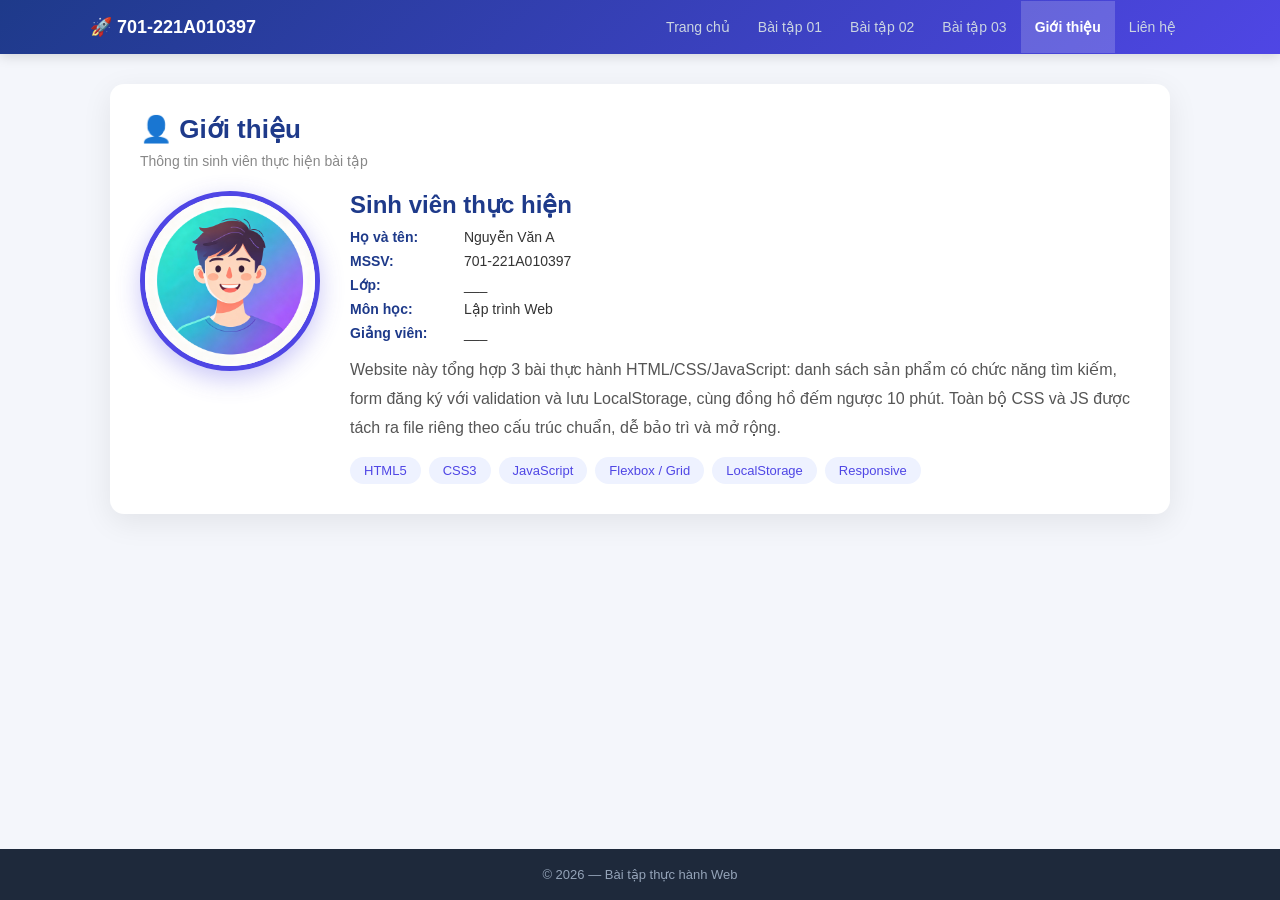
<file: about.html>
<!DOCTYPE html>
<html lang="vi">
<head>
<meta charset="UTF-8">
<meta name="viewport" content="width=device-width, initial-scale=1.0">
<title>Giới thiệu — 701-221A010397</title>
<link rel="stylesheet" href="css/style.css">
</head>
<body>
  <nav class="navbar">
    <div class="nav-container">
      <a href="index.html" class="nav-brand">🚀 701-221A010397</a>
      <ul class="nav-menu">
        <li><a href="index.html">Trang chủ</a></li>
        <li><a href="baitap01.html">Bài tập 01</a></li>
        <li><a href="baitap02.html">Bài tập 02</a></li>
        <li><a href="baitap03.html">Bài tập 03</a></li>
        <li><a href="about.html">Giới thiệu</a></li>
        <li><a href="contact.html">Liên hệ</a></li>
      </ul>
    </div>
  </nav>

  <main class="container">
    <div class="page-card">
      <h1>👤 Giới thiệu</h1>
      <p class="subtitle">Thông tin sinh viên thực hiện bài tập</p>

      <div class="about-wrap">
        <img src="images/avatar.jpg" alt="Ảnh đại diện" class="about-avatar">
        <div class="about-info">
          <h2>Sinh viên thực hiện</h2>
          <div class="info-row"><b>Họ và tên:</b> Nguyễn Văn A</div>
          <div class="info-row"><b>MSSV:</b> 701-221A010397</div>
          <div class="info-row"><b>Lớp:</b> ___</div>
          <div class="info-row"><b>Môn học:</b> Lập trình Web</div>
          <div class="info-row"><b>Giảng viên:</b> ___</div>
          <p style="margin-top:15px;">Website này tổng hợp 3 bài thực hành HTML/CSS/JavaScript: danh sách sản phẩm có chức năng tìm kiếm, form đăng ký với validation và lưu LocalStorage, cùng đồng hồ đếm ngược 10 phút. Toàn bộ CSS và JS được tách ra file riêng theo cấu trúc chuẩn, dễ bảo trì và mở rộng.</p>
          <div class="skill-tags">
            <span>HTML5</span><span>CSS3</span><span>JavaScript</span>
            <span>Flexbox / Grid</span><span>LocalStorage</span><span>Responsive</span>
          </div>
        </div>
      </div>
    </div>
  </main>

  <footer class="footer">© 2026 — Bài tập thực hành Web</footer>
  <script src="js/script.js"></script>
</body>
</html>
</file>
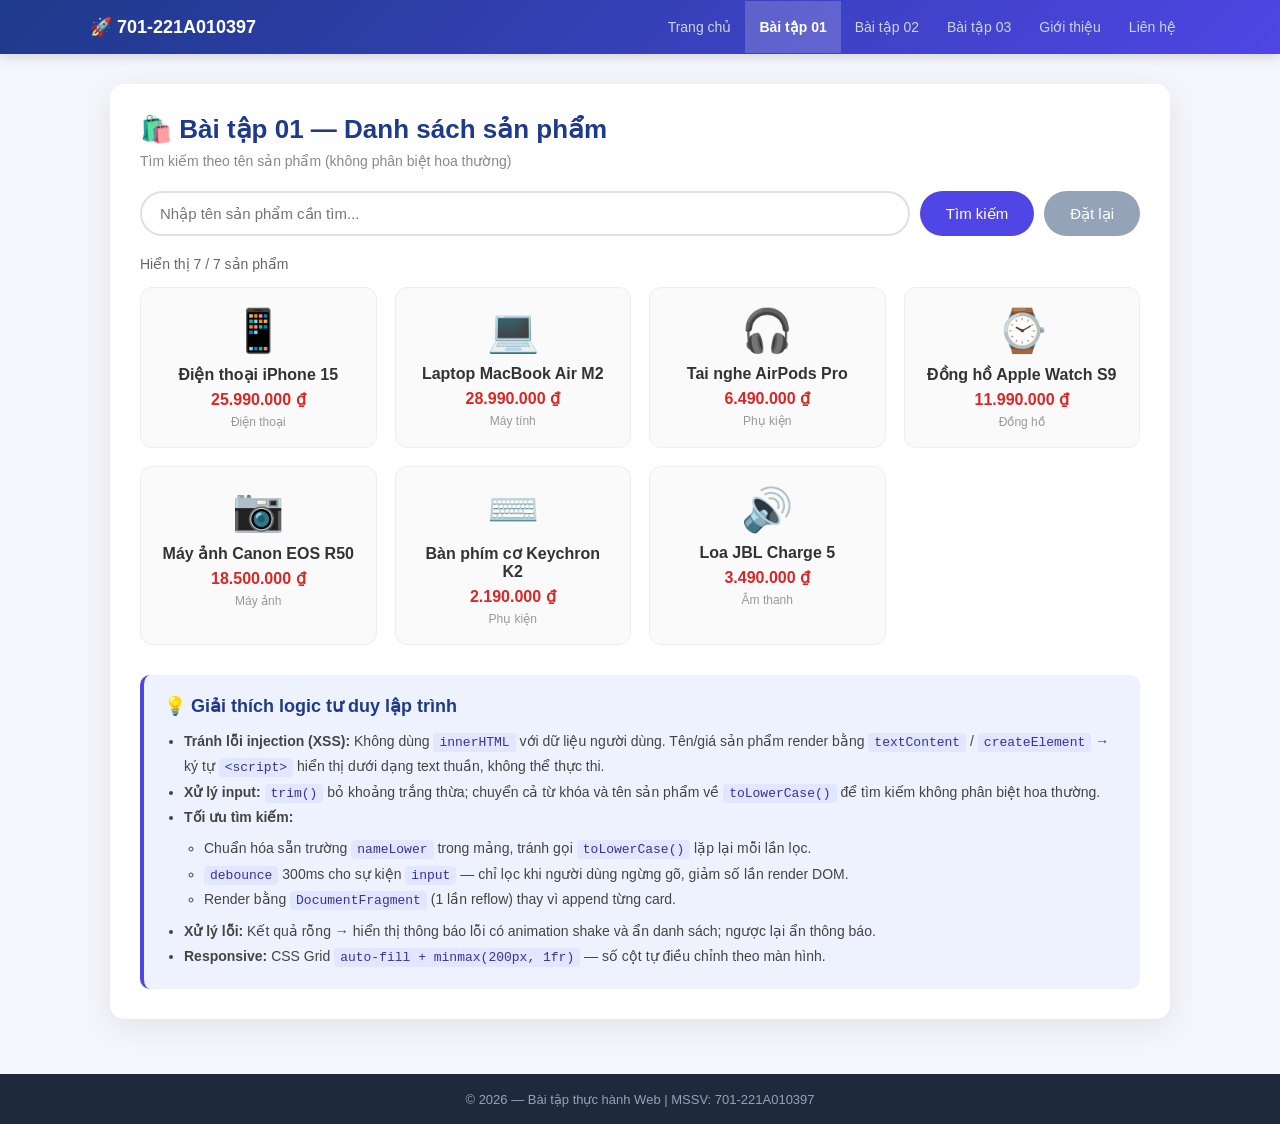
<file: baitap01.html>
<!DOCTYPE html>
<html lang="vi">
<head>
<meta charset="UTF-8">
<meta name="viewport" content="width=device-width, initial-scale=1.0">
<title>Bài tập 01 — Danh sách sản phẩm & Tìm kiếm</title>
<style>
* { margin: 0; padding: 0; box-sizing: border-box; }
body { font-family: 'Segoe UI', Tahoma, sans-serif; background: #f4f6fb; color: #333; min-height: 100vh; display: flex; flex-direction: column; }
.navbar { background: linear-gradient(135deg, #1e3a8a, #4f46e5); padding: 0 20px; box-shadow: 0 2px 12px rgba(0,0,0,0.15); position: sticky; top: 0; z-index: 50; }
.nav-container { max-width: 1100px; margin: 0 auto; display: flex; align-items: center; justify-content: space-between; flex-wrap: wrap; }
.nav-brand { color: #fff; font-weight: 700; font-size: 18px; padding: 16px 0; text-decoration: none; }
.nav-menu { display: flex; list-style: none; flex-wrap: wrap; }
.nav-menu li a { display: block; color: #cbd5e1; text-decoration: none; padding: 18px 14px; font-size: 14px; transition: color 0.2s, background 0.2s; }
.nav-menu li a:hover { color: #fff; background: rgba(255,255,255,0.1); }
.nav-menu li a.active { color: #fff; background: rgba(255,255,255,0.18); font-weight: 600; }
.container { max-width: 1100px; margin: 30px auto; padding: 0 20px; flex: 1; width: 100%; }
.page-card { background: #fff; border-radius: 14px; padding: 30px; box-shadow: 0 8px 30px rgba(0,0,0,0.08); margin-bottom: 25px; }
.page-card h1 { color: #1e3a8a; margin-bottom: 8px; font-size: 26px; }
.subtitle { color: #888; font-size: 14px; margin-bottom: 22px; }
.footer { background: #1e293b; color: #94a3b8; text-align: center; padding: 18px; font-size: 13px; margin-top: auto; }
.search-box { display: flex; gap: 10px; margin-bottom: 20px; flex-wrap: wrap; }
.search-box input { flex: 1; min-width: 200px; padding: 12px 18px; border: 2px solid #e0e0e0; border-radius: 30px; font-size: 15px; outline: none; transition: border-color 0.3s; }
.search-box input:focus { border-color: #4f46e5; }
.search-box button { padding: 12px 26px; background: #4f46e5; color: #fff; border: none; border-radius: 30px; cursor: pointer; font-size: 15px; transition: background 0.3s; }
.search-box button:hover { background: #4338ca; }
.search-box .btn-reset { background: #94a3b8; }
.stats { color: #666; font-size: 14px; margin-bottom: 15px; }
.product-grid { display: grid; grid-template-columns: repeat(auto-fill, minmax(200px, 1fr)); gap: 18px; }
.product-card { background: #fafafa; border: 1px solid #eee; border-radius: 12px; padding: 18px; text-align: center; transition: transform 0.25s, box-shadow 0.25s; cursor: pointer; }
.product-card:hover { transform: translateY(-5px); box-shadow: 0 10px 25px rgba(79,70,229,0.2); }
.product-icon { font-size: 42px; margin-bottom: 10px; }
.product-name { font-weight: 600; margin-bottom: 6px; color: #333; }
.product-price { color: #dc2626; font-weight: bold; font-size: 16px; }
.product-category { font-size: 12px; color: #999; margin-top: 6px; }
.error-msg { display: none; background: #fee2e2; color: #991b1b; padding: 15px; border-radius: 8px; text-align: center; margin-bottom: 15px; border-left: 4px solid #dc2626; }
.error-msg.show { display: block; animation: shake 0.4s; }
@keyframes shake { 0%,100% { transform: translateX(0); } 25% { transform: translateX(-8px); } 75% { transform: translateX(8px); } }
.logic-section { margin-top: 30px; padding: 20px; background: #eef2ff; border-radius: 10px; border-left: 4px solid #4f46e5; }
.logic-section h2 { color: #1e3a8a; margin-bottom: 12px; font-size: 18px; }
.logic-section ul { padding-left: 20px; line-height: 1.8; font-size: 14px; color: #444; }
.logic-section ul ul { margin: 6px 0; }
.logic-section code { background: #e0e7ff; padding: 2px 6px; border-radius: 4px; font-size: 13px; color: #3730a3; }
@media (max-width: 700px) { .page-card { padding: 20px; } }
</style>
</head>
<body>
  <nav class="navbar">
    <div class="nav-container">
      <a href="index.html" class="nav-brand">🚀 701-221A010397</a>
      <ul class="nav-menu">
        <li><a href="index.html">Trang chủ</a></li>
        <li><a href="baitap01.html">Bài tập 01</a></li>
        <li><a href="baitap02.html">Bài tập 02</a></li>
        <li><a href="baitap03.html">Bài tập 03</a></li>
        <li><a href="about.html">Giới thiệu</a></li>
        <li><a href="contact.html">Liên hệ</a></li>
      </ul>
    </div>
  </nav>

  <main class="container">
    <div class="page-card">
      <h1>🛍️ Bài tập 01 — Danh sách sản phẩm</h1>
      <p class="subtitle">Tìm kiếm theo tên sản phẩm (không phân biệt hoa thường)</p>

      <div class="search-box">
        <input type="text" id="searchInput" placeholder="Nhập tên sản phẩm cần tìm..." autocomplete="off">
        <button id="searchBtn">Tìm kiếm</button>
        <button id="resetBtn" class="btn-reset">Đặt lại</button>
      </div>

      <div class="error-msg" id="errorMsg">⚠️ Không tìm thấy sản phẩm nào phù hợp!</div>
      <div class="stats" id="stats"></div>
      <div class="product-grid" id="productGrid"></div>

      <div class="logic-section">
        <h2>💡 Giải thích logic tư duy lập trình</h2>
        <ul>
          <li><b>Tránh lỗi injection (XSS):</b> Không dùng <code>innerHTML</code> với dữ liệu người dùng. Tên/giá sản phẩm render bằng <code>textContent</code> / <code>createElement</code> → ký tự <code>&lt;script&gt;</code> hiển thị dưới dạng text thuần, không thể thực thi.</li>
          <li><b>Xử lý input:</b> <code>trim()</code> bỏ khoảng trắng thừa; chuyển cả từ khóa và tên sản phẩm về <code>toLowerCase()</code> để tìm kiếm không phân biệt hoa thường.</li>
          <li><b>Tối ưu tìm kiếm:</b>
            <ul>
              <li>Chuẩn hóa sẵn trường <code>nameLower</code> trong mảng, tránh gọi <code>toLowerCase()</code> lặp lại mỗi lần lọc.</li>
              <li><code>debounce</code> 300ms cho sự kiện <code>input</code> — chỉ lọc khi người dùng ngừng gõ, giảm số lần render DOM.</li>
              <li>Render bằng <code>DocumentFragment</code> (1 lần reflow) thay vì append từng card.</li>
            </ul>
          </li>
          <li><b>Xử lý lỗi:</b> Kết quả rỗng → hiển thị thông báo lỗi có animation shake và ẩn danh sách; ngược lại ẩn thông báo.</li>
          <li><b>Responsive:</b> CSS Grid <code>auto-fill + minmax(200px, 1fr)</code> — số cột tự điều chỉnh theo màn hình.</li>
        </ul>
      </div>
    </div>
  </main>

  <footer class="footer">© 2026 — Bài tập thực hành Web | MSSV: 701-221A010397</footer>

<script>
(function () {
  'use strict';
  // Highlight nav active
  var path = location.pathname.split('/').pop() || 'index.html';
  document.querySelectorAll('.nav-menu a').forEach(function (a) {
    if (a.getAttribute('href') === path) a.classList.add('active');
  });

  var grid = document.getElementById('productGrid');
  var searchInput = document.getElementById('searchInput');
  var searchBtn = document.getElementById('searchBtn');
  var resetBtn = document.getElementById('resetBtn');
  var errorMsg = document.getElementById('errorMsg');
  var stats = document.getElementById('stats');

  var products = [
    { id: 1, name: 'Điện thoại iPhone 15',   price: 25990000, category: 'Điện thoại', icon: '📱' },
    { id: 2, name: 'Laptop MacBook Air M2',  price: 28990000, category: 'Máy tính',   icon: '💻' },
    { id: 3, name: 'Tai nghe AirPods Pro',    price: 6490000,  category: 'Phụ kiện',   icon: '🎧' },
    { id: 4, name: 'Đồng hồ Apple Watch S9',  price: 11990000, category: 'Đồng hồ',    icon: '⌚' },
    { id: 5, name: 'Máy ảnh Canon EOS R50',   price: 18500000, category: 'Máy ảnh',    icon: '📷' },
    { id: 6, name: 'Bàn phím cơ Keychron K2', price: 2190000,  category: 'Phụ kiện',   icon: '⌨️' },
    { id: 7, name: 'Loa JBL Charge 5',        price: 3490000,  category: 'Âm thanh',   icon: '🔊' }
  ].map(function (p) { p.nameLower = p.name.toLowerCase(); return p; });

  var fmt = function (n) { return n.toLocaleString('vi-VN') + ' ₫'; };

  function renderProducts(list) {
    grid.innerHTML = '';
    var fragment = document.createDocumentFragment();
    list.forEach(function (p) {
      var card = document.createElement('div');
      card.className = 'product-card';
      var icon = document.createElement('div'); icon.className = 'product-icon'; icon.textContent = p.icon;
      var name = document.createElement('div'); name.className = 'product-name'; name.textContent = p.name;
      var price = document.createElement('div'); price.className = 'product-price'; price.textContent = fmt(p.price);
      var cat = document.createElement('div'); cat.className = 'product-category'; cat.textContent = p.category;
      card.append(icon, name, price, cat);
      fragment.appendChild(card);
    });
    grid.appendChild(fragment);
    stats.textContent = 'Hiển thị ' + list.length + ' / ' + products.length + ' sản phẩm';
  }

  function filterProducts(keyword) {
    var kw = keyword.trim().toLowerCase();
    if (!kw) return products;
    return products.filter(function (p) { return p.nameLower.indexOf(kw) !== -1; });
  }

  function doSearch() {
    var result = filterProducts(searchInput.value);
    if (result.length === 0) {
      errorMsg.classList.add('show'); grid.innerHTML = ''; stats.textContent = '0 kết quả';
    } else {
      errorMsg.classList.remove('show'); renderProducts(result);
    }
  }

  var debounceTimer = null;
  searchInput.addEventListener('input', function () {
    clearTimeout(debounceTimer);
    debounceTimer = setTimeout(doSearch, 300);
  });
  searchBtn.addEventListener('click', doSearch);
  searchInput.addEventListener('keydown', function (e) { if (e.key === 'Enter') doSearch(); });
  resetBtn.addEventListener('click', function () {
    searchInput.value = ''; errorMsg.classList.remove('show'); renderProducts(products);
  });

  renderProducts(products);
})();
</script>
</body>
</html>
</file>
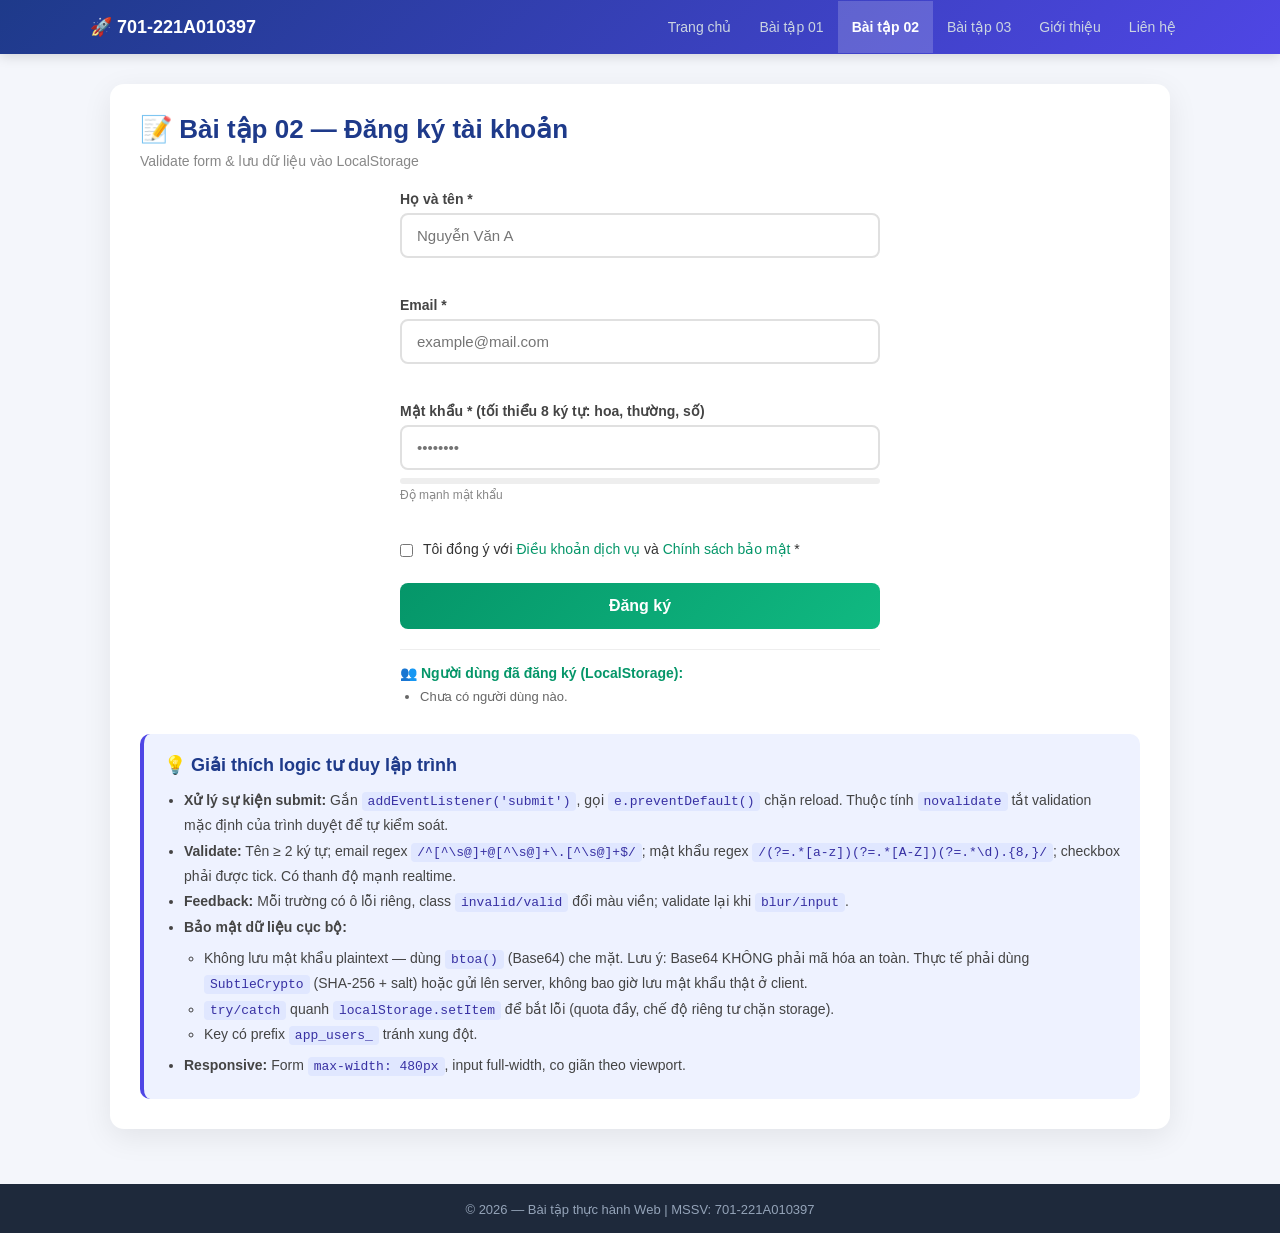
<file: baitap02.html>
<!DOCTYPE html>
<html lang="vi">
<head>
<meta charset="UTF-8">
<meta name="viewport" content="width=device-width, initial-scale=1.0">
<title>Bài tập 02 — Form đăng ký & Validation</title>
<style>
* { margin: 0; padding: 0; box-sizing: border-box; }
body { font-family: 'Segoe UI', Tahoma, sans-serif; background: #f4f6fb; color: #333; min-height: 100vh; display: flex; flex-direction: column; }
.navbar { background: linear-gradient(135deg, #1e3a8a, #4f46e5); padding: 0 20px; box-shadow: 0 2px 12px rgba(0,0,0,0.15); position: sticky; top: 0; z-index: 50; }
.nav-container { max-width: 1100px; margin: 0 auto; display: flex; align-items: center; justify-content: space-between; flex-wrap: wrap; }
.nav-brand { color: #fff; font-weight: 700; font-size: 18px; padding: 16px 0; text-decoration: none; }
.nav-menu { display: flex; list-style: none; flex-wrap: wrap; }
.nav-menu li a { display: block; color: #cbd5e1; text-decoration: none; padding: 18px 14px; font-size: 14px; transition: color 0.2s, background 0.2s; }
.nav-menu li a:hover { color: #fff; background: rgba(255,255,255,0.1); }
.nav-menu li a.active { color: #fff; background: rgba(255,255,255,0.18); font-weight: 600; }
.container { max-width: 1100px; margin: 30px auto; padding: 0 20px; flex: 1; width: 100%; }
.page-card { background: #fff; border-radius: 14px; padding: 30px; box-shadow: 0 8px 30px rgba(0,0,0,0.08); margin-bottom: 25px; }
.page-card h1 { color: #1e3a8a; margin-bottom: 8px; font-size: 26px; }
.subtitle { color: #888; font-size: 14px; margin-bottom: 22px; }
.footer { background: #1e293b; color: #94a3b8; text-align: center; padding: 18px; font-size: 13px; margin-top: auto; }
.form-wrap { max-width: 480px; margin: 0 auto; }
.form-group { margin-bottom: 18px; }
.form-group label { display: block; font-weight: 600; margin-bottom: 6px; font-size: 14px; color: #444; }
.form-group input[type="text"], .form-group input[type="email"], .form-group input[type="password"] {
  width: 100%; padding: 12px 15px; border: 2px solid #e0e0e0; border-radius: 8px; font-size: 15px; outline: none; transition: border-color 0.3s;
}
.form-group input:focus { border-color: #059669; }
.form-group input.invalid { border-color: #dc2626; background: #fef2f2; }
.form-group input.valid { border-color: #059669; }
.error-text { color: #dc2626; font-size: 12.5px; margin-top: 5px; min-height: 16px; display: block; }
.checkbox-group { display: flex; align-items: flex-start; gap: 10px; margin-bottom: 10px; font-size: 14px; }
.checkbox-group input { margin-top: 3px; cursor: pointer; }
.checkbox-group label { font-weight: normal; margin: 0; }
.checkbox-group a { color: #059669; text-decoration: none; }
.strength-bar { height: 6px; background: #eee; border-radius: 3px; margin-top: 8px; overflow: hidden; }
.strength-fill { height: 100%; width: 0%; background: #dc2626; transition: width 0.3s, background 0.3s; }
.strength-label { font-size: 12px; color: #888; margin-top: 4px; }
.btn-submit { width: 100%; padding: 14px; background: linear-gradient(135deg, #059669, #10b981); color: #fff; border: none; border-radius: 8px; font-size: 16px; font-weight: 600; cursor: pointer; transition: transform 0.2s, box-shadow 0.2s; }
.btn-submit:hover { transform: translateY(-2px); box-shadow: 0 8px 20px rgba(5,150,105,0.35); }
.success-msg { display: none; background: #d1fae5; color: #065f46; padding: 15px; border-radius: 8px; margin-bottom: 18px; border-left: 4px solid #10b981; font-size: 14px; }
.success-msg.show { display: block; animation: fadeIn 0.5s; }
@keyframes fadeIn { from { opacity: 0; transform: translateY(-10px); } to { opacity: 1; transform: translateY(0); } }
.user-list { margin-top: 20px; padding-top: 15px; border-top: 1px solid #eee; font-size: 13px; color: #666; }
.user-list h3 { font-size: 14px; margin-bottom: 8px; color: #059669; }
.user-list ul { padding-left: 20px; }
.logic-section { margin-top: 30px; padding: 20px; background: #eef2ff; border-radius: 10px; border-left: 4px solid #4f46e5; }
.logic-section h2 { color: #1e3a8a; margin-bottom: 12px; font-size: 18px; }
.logic-section ul { padding-left: 20px; line-height: 1.8; font-size: 14px; color: #444; }
.logic-section ul ul { margin: 6px 0; }
.logic-section code { background: #e0e7ff; padding: 2px 6px; border-radius: 4px; font-size: 13px; color: #3730a3; }
@media (max-width: 700px) { .page-card { padding: 20px; } }
</style>
</head>
<body>
  <nav class="navbar">
    <div class="nav-container">
      <a href="index.html" class="nav-brand">🚀 701-221A010397</a>
      <ul class="nav-menu">
        <li><a href="index.html">Trang chủ</a></li>
        <li><a href="baitap01.html">Bài tập 01</a></li>
        <li><a href="baitap02.html">Bài tập 02</a></li>
        <li><a href="baitap03.html">Bài tập 03</a></li>
        <li><a href="about.html">Giới thiệu</a></li>
        <li><a href="contact.html">Liên hệ</a></li>
      </ul>
    </div>
  </nav>

  <main class="container">
    <div class="page-card">
      <h1>📝 Bài tập 02 — Đăng ký tài khoản</h1>
      <p class="subtitle">Validate form & lưu dữ liệu vào LocalStorage</p>

      <div class="form-wrap">
        <div class="success-msg" id="successMsg">✅ Đăng ký thành công! Dữ liệu đã được lưu vào LocalStorage.</div>

        <form id="registerForm" novalidate>
          <div class="form-group">
            <label for="name">Họ và tên *</label>
            <input type="text" id="name" placeholder="Nguyễn Văn A">
            <span class="error-text" id="nameErr"></span>
          </div>
          <div class="form-group">
            <label for="email">Email *</label>
            <input type="email" id="email" placeholder="example@mail.com">
            <span class="error-text" id="emailErr"></span>
          </div>
          <div class="form-group">
            <label for="password">Mật khẩu * (tối thiểu 8 ký tự: hoa, thường, số)</label>
            <input type="password" id="password" placeholder="••••••••">
            <div class="strength-bar"><div class="strength-fill" id="strengthFill"></div></div>
            <div class="strength-label" id="strengthLabel">Độ mạnh mật khẩu</div>
            <span class="error-text" id="passErr"></span>
          </div>
          <div class="checkbox-group">
            <input type="checkbox" id="agree">
            <label for="agree">Tôi đồng ý với <a href="#">Điều khoản dịch vụ</a> và <a href="#">Chính sách bảo mật</a> *</label>
          </div>
          <span class="error-text" id="agreeErr"></span>
          <button type="submit" class="btn-submit">Đăng ký</button>
        </form>

        <div class="user-list">
          <h3>👥 Người dùng đã đăng ký (LocalStorage):</h3>
          <ul id="userList"><li>Chưa có người dùng nào.</li></ul>
        </div>
      </div>

      <div class="logic-section">
        <h2>💡 Giải thích logic tư duy lập trình</h2>
        <ul>
          <li><b>Xử lý sự kiện submit:</b> Gắn <code>addEventListener('submit')</code>, gọi <code>e.preventDefault()</code> chặn reload. Thuộc tính <code>novalidate</code> tắt validation mặc định của trình duyệt để tự kiểm soát.</li>
          <li><b>Validate:</b> Tên ≥ 2 ký tự; email regex <code>/^[^\s@]+@[^\s@]+\.[^\s@]+$/</code>; mật khẩu regex <code>/(?=.*[a-z])(?=.*[A-Z])(?=.*\d).{8,}/</code>; checkbox phải được tick. Có thanh độ mạnh realtime.</li>
          <li><b>Feedback:</b> Mỗi trường có ô lỗi riêng, class <code>invalid/valid</code> đổi màu viền; validate lại khi <code>blur/input</code>.</li>
          <li><b>Bảo mật dữ liệu cục bộ:</b>
            <ul>
              <li>Không lưu mật khẩu plaintext — dùng <code>btoa()</code> (Base64) che mặt. Lưu ý: Base64 KHÔNG phải mã hóa an toàn. Thực tế phải dùng <code>SubtleCrypto</code> (SHA-256 + salt) hoặc gửi lên server, không bao giờ lưu mật khẩu thật ở client.</li>
              <li><code>try/catch</code> quanh <code>localStorage.setItem</code> để bắt lỗi (quota đầy, chế độ riêng tư chặn storage).</li>
              <li>Key có prefix <code>app_users_</code> tránh xung đột.</li>
            </ul>
          </li>
          <li><b>Responsive:</b> Form <code>max-width: 480px</code>, input full-width, co giãn theo viewport.</li>
        </ul>
      </div>
    </div>
  </main>

  <footer class="footer">© 2026 — Bài tập thực hành Web | MSSV: 701-221A010397</footer>

<script>
(function () {
  'use strict';
  var path = location.pathname.split('/').pop() || 'index.html';
  document.querySelectorAll('.nav-menu a').forEach(function (a) {
    if (a.getAttribute('href') === path) a.classList.add('active');
  });

  var form = document.getElementById('registerForm');
  var nameInp = document.getElementById('name');
  var emailInp = document.getElementById('email');
  var passInp = document.getElementById('password');
  var agreeChk = document.getElementById('agree');
  var successMsg = document.getElementById('successMsg');
  var userList = document.getElementById('userList');
  var strengthFill = document.getElementById('strengthFill');
  var strengthLabel = document.getElementById('strengthLabel');

  var STORAGE_KEY = 'app_users_v1';
  var emailRegex = /^[^\s@]+@[^\s@]+\.[^\s@]+$/;
  var passRegex = /^(?=.*[a-z])(?=.*[A-Z])(?=.*\d).{8,}$/;

  function setError(input, errEl, msg) { errEl.textContent = msg; input.classList.add('invalid'); input.classList.remove('valid'); }
  function setValid(input, errEl) { errEl.textContent = ''; input.classList.remove('invalid'); input.classList.add('valid'); }
  function validateName() {
    var v = nameInp.value.trim(); var err = document.getElementById('nameErr');
    if (!v) { setError(nameInp, err, 'Vui lòng nhập họ tên.'); return false; }
    if (v.length < 2) { setError(nameInp, err, 'Họ tên tối thiểu 2 ký tự.'); return false; }
    setValid(nameInp, err); return true;
  }
  function validateEmail() {
    var v = emailInp.value.trim(); var err = document.getElementById('emailErr');
    if (!v) { setError(emailInp, err, 'Vui lòng nhập email.'); return false; }
    if (!emailRegex.test(v)) { setError(emailInp, err, 'Email không hợp lệ.'); return false; }
    setValid(emailInp, err); return true;
  }
  function validatePass() {
    var v = passInp.value; var err = document.getElementById('passErr');
    if (!v) { setError(passInp, err, 'Vui lòng nhập mật khẩu.'); return false; }
    if (!passRegex.test(v)) { setError(passInp, err, 'Mật khẩu phải ≥ 8 ký tự, có chữ hoa, thường và số.'); return false; }
    setValid(passInp, err); return true;
  }
  function validateAgree() {
    var err = document.getElementById('agreeErr');
    if (!agreeChk.checked) { err.textContent = 'Bạn phải đồng ý điều khoản.'; return false; }
    err.textContent = ''; return true;
  }

  passInp.addEventListener('input', function () {
    var v = passInp.value; var score = 0;
    if (v.length >= 8) score++;
    if (/[a-z]/.test(v) && /[A-Z]/.test(v)) score++;
    if (/\d/.test(v)) score++;
    if (/[^A-Za-z0-9]/.test(v)) score++;
    strengthFill.style.width = (score * 25) + '%';
    var colors = ['#dc2626', '#f59e0b', '#eab308', '#10b981'];
    var labels = ['Rất yếu', 'Yếu', 'Trung bình', 'Mạnh'];
    strengthFill.style.background = colors[Math.max(0, score - 1)] || '#dc2626';
    strengthLabel.textContent = v ? 'Độ mạnh: ' + (labels[score - 1] || 'Rất yếu') : 'Độ mạnh mật khẩu';
  });

  nameInp.addEventListener('blur', validateName);
  emailInp.addEventListener('blur', validateEmail);
  passInp.addEventListener('blur', validatePass);
  agreeChk.addEventListener('change', validateAgree);

  function getUsers() { try { return JSON.parse(localStorage.getItem(STORAGE_KEY)) || []; } catch (e) { return []; } }
  function saveUser(user) {
    try {
      var users = getUsers(); users.push(user);
      localStorage.setItem(STORAGE_KEY, JSON.stringify(users)); return true;
    } catch (e) { alert('Lỗi lưu dữ liệu: ' + e.message); return false; }
  }
  function renderUserList() {
    var users = getUsers();
    if (!users.length) { userList.innerHTML = '<li>Chưa có người dùng nào.</li>'; return; }
    userList.innerHTML = users.map(function (u) { return '<li>' + u.name + ' — ' + u.email + ' (lúc ' + u.createdAt + ')</li>'; }).join('');
  }

  form.addEventListener('submit', function (e) {
    e.preventDefault();
    successMsg.classList.remove('show');
    var ok = validateName() && validateEmail() && validatePass() && validateAgree();
    if (!ok) return;
    var user = {
      name: nameInp.value.trim(), email: emailInp.value.trim(),
      passwordHash: btoa(passInp.value), createdAt: new Date().toLocaleString('vi-VN')
    };
    if (saveUser(user)) {
      successMsg.classList.add('show');
      form.reset();
      [nameInp, emailInp, passInp].forEach(function (i) { i.classList.remove('valid'); });
      strengthFill.style.width = '0%'; strengthLabel.textContent = 'Độ mạnh mật khẩu';
      renderUserList();
      setTimeout(function () { successMsg.classList.remove('show'); }, 5000);
    }
  });

  renderUserList();
})();
</script>
</body>
</html>
</file>
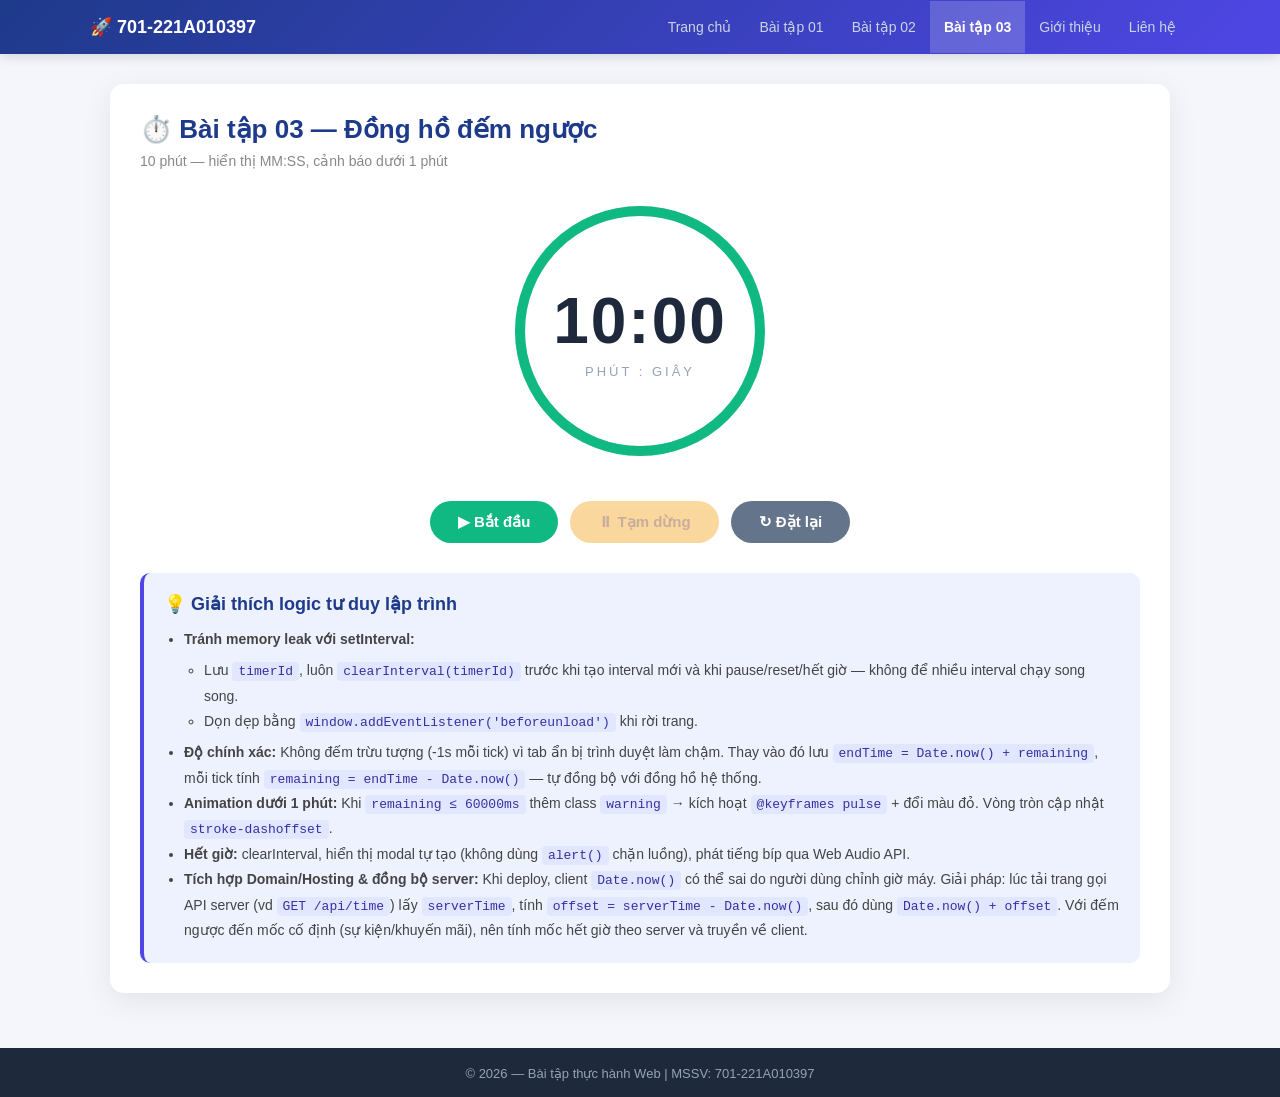
<file: baitap03.html>
<!DOCTYPE html>
<html lang="vi">
<head>
<meta charset="UTF-8">
<meta name="viewport" content="width=device-width, initial-scale=1.0">
<title>Bài tập 03 — Đồng hồ đếm ngược</title>
<style>
* { margin: 0; padding: 0; box-sizing: border-box; }
body { font-family: 'Segoe UI', Tahoma, sans-serif; background: #f4f6fb; color: #333; min-height: 100vh; display: flex; flex-direction: column; }
.navbar { background: linear-gradient(135deg, #1e3a8a, #4f46e5); padding: 0 20px; box-shadow: 0 2px 12px rgba(0,0,0,0.15); position: sticky; top: 0; z-index: 50; }
.nav-container { max-width: 1100px; margin: 0 auto; display: flex; align-items: center; justify-content: space-between; flex-wrap: wrap; }
.nav-brand { color: #fff; font-weight: 700; font-size: 18px; padding: 16px 0; text-decoration: none; }
.nav-menu { display: flex; list-style: none; flex-wrap: wrap; }
.nav-menu li a { display: block; color: #cbd5e1; text-decoration: none; padding: 18px 14px; font-size: 14px; transition: color 0.2s, background 0.2s; }
.nav-menu li a:hover { color: #fff; background: rgba(255,255,255,0.1); }
.nav-menu li a.active { color: #fff; background: rgba(255,255,255,0.18); font-weight: 600; }
.container { max-width: 1100px; margin: 30px auto; padding: 0 20px; flex: 1; width: 100%; }
.page-card { background: #fff; border-radius: 14px; padding: 30px; box-shadow: 0 8px 30px rgba(0,0,0,0.08); margin-bottom: 25px; }
.page-card h1 { color: #1e3a8a; margin-bottom: 8px; font-size: 26px; }
.subtitle { color: #888; font-size: 14px; margin-bottom: 22px; }
.footer { background: #1e293b; color: #94a3b8; text-align: center; padding: 18px; font-size: 13px; margin-top: auto; }
.timer-wrap { text-align: center; }
.timer-ring { position: relative; width: 280px; height: 280px; margin: 0 auto 30px; }
.timer-ring svg { transform: rotate(-90deg); width: 100%; height: 100%; }
.ring-bg { fill: none; stroke: #e2e8f0; stroke-width: 10; }
.ring-fg { fill: none; stroke: #10b981; stroke-width: 10; stroke-linecap: round; transition: stroke-dashoffset 1s linear, stroke 0.5s; }
.time-display { position: absolute; inset: 0; display: flex; flex-direction: column; align-items: center; justify-content: center; }
.time-text { font-size: 64px; font-weight: 700; font-variant-numeric: tabular-nums; letter-spacing: 2px; color: #1e293b; }
.time-label { font-size: 13px; color: #94a3b8; margin-top: 6px; text-transform: uppercase; letter-spacing: 3px; }
.timer-ring.warning .time-text { color: #ef4444; animation: pulse 1s infinite; }
.timer-ring.warning .ring-fg { stroke: #ef4444; }
@keyframes pulse { 0%, 100% { transform: scale(1); opacity: 1; } 50% { transform: scale(1.08); opacity: 0.7; } }
.timer-controls { display: flex; gap: 12px; justify-content: center; flex-wrap: wrap; }
.timer-controls button { padding: 12px 28px; border: none; border-radius: 30px; font-size: 15px; font-weight: 600; cursor: pointer; transition: transform 0.2s, opacity 0.2s; color: #fff; }
.timer-controls button:hover { transform: translateY(-2px); }
.btn-start { background: #10b981; }
.btn-pause { background: #f59e0b; color: #78350f !important; }
.btn-reset { background: #64748b; }
.timer-controls button:disabled { opacity: 0.4; cursor: not-allowed; transform: none; }
.modal-overlay { display: none; position: fixed; inset: 0; background: rgba(0,0,0,0.7); align-items: center; justify-content: center; z-index: 100; }
.modal-overlay.show { display: flex; animation: fadeIn 0.3s; }
@keyframes fadeIn { from { opacity: 0; } to { opacity: 1; } }
.modal { background: #fff; color: #333; padding: 35px; border-radius: 16px; max-width: 380px; width: 90%; text-align: center; animation: popIn 0.4s cubic-bezier(0.34, 1.56, 0.64, 1); }
.modal .icon { font-size: 60px; margin-bottom: 15px; }
.modal h2 { color: #dc2626; margin-bottom: 10px; }
.modal p { color: #666; margin-bottom: 20px; font-size: 14px; }
.modal button { padding: 12px 30px; background: #10b981; border: none; border-radius: 30px; font-weight: 600; cursor: pointer; color: #064e3b; }
@keyframes popIn { from { transform: scale(0.7); opacity: 0; } to { transform: scale(1); opacity: 1; } }
.logic-section { margin-top: 30px; padding: 20px; background: #eef2ff; border-radius: 10px; border-left: 4px solid #4f46e5; }
.logic-section h2 { color: #1e3a8a; margin-bottom: 12px; font-size: 18px; }
.logic-section ul { padding-left: 20px; line-height: 1.8; font-size: 14px; color: #444; }
.logic-section ul ul { margin: 6px 0; }
.logic-section code { background: #e0e7ff; padding: 2px 6px; border-radius: 4px; font-size: 13px; color: #3730a3; }
@media (max-width: 700px) { .time-text { font-size: 48px; } .timer-ring { width: 220px; height: 220px; } .page-card { padding: 20px; } }
</style>
</head>
<body>
  <nav class="navbar">
    <div class="nav-container">
      <a href="index.html" class="nav-brand">🚀 701-221A010397</a>
      <ul class="nav-menu">
        <li><a href="index.html">Trang chủ</a></li>
        <li><a href="baitap01.html">Bài tập 01</a></li>
        <li><a href="baitap02.html">Bài tập 02</a></li>
        <li><a href="baitap03.html">Bài tập 03</a></li>
        <li><a href="about.html">Giới thiệu</a></li>
        <li><a href="contact.html">Liên hệ</a></li>
      </ul>
    </div>
  </nav>

  <main class="container">
    <div class="page-card">
      <h1>⏱️ Bài tập 03 — Đồng hồ đếm ngược</h1>
      <p class="subtitle">10 phút — hiển thị MM:SS, cảnh báo dưới 1 phút</p>

      <div class="timer-wrap">
        <div class="timer-ring" id="timerRing">
          <svg viewBox="0 0 280 280">
            <circle class="ring-bg" cx="140" cy="140" r="120"></circle>
            <circle class="ring-fg" id="ringFg" cx="140" cy="140" r="120"></circle>
          </svg>
          <div class="time-display">
            <div class="time-text" id="timeText">10:00</div>
            <div class="time-label">phút : giây</div>
          </div>
        </div>
        <div class="timer-controls">
          <button class="btn-start" id="startBtn">▶ Bắt đầu</button>
          <button class="btn-pause" id="pauseBtn" disabled>⏸ Tạm dừng</button>
          <button class="btn-reset" id="resetBtn">↻ Đặt lại</button>
        </div>
      </div>

      <div class="modal-overlay" id="modalOverlay">
        <div class="modal">
          <div class="icon">⏰</div>
          <h2>Hết thời gian!</h2>
          <p>10 phút đã trôi qua. Bạn có muốn bắt đầu lại không?</p>
          <button id="modalClose">OK, bắt đầu lại</button>
        </div>
      </div>

      <div class="logic-section">
        <h2>💡 Giải thích logic tư duy lập trình</h2>
        <ul>
          <li><b>Tránh memory leak với setInterval:</b>
            <ul>
              <li>Lưu <code>timerId</code>, luôn <code>clearInterval(timerId)</code> trước khi tạo interval mới và khi pause/reset/hết giờ — không để nhiều interval chạy song song.</li>
              <li>Dọn dẹp bằng <code>window.addEventListener('beforeunload')</code> khi rời trang.</li>
            </ul>
          </li>
          <li><b>Độ chính xác:</b> Không đếm trừu tượng (-1s mỗi tick) vì tab ẩn bị trình duyệt làm chậm. Thay vào đó lưu <code>endTime = Date.now() + remaining</code>, mỗi tick tính <code>remaining = endTime - Date.now()</code> — tự đồng bộ với đồng hồ hệ thống.</li>
          <li><b>Animation dưới 1 phút:</b> Khi <code>remaining ≤ 60000ms</code> thêm class <code>warning</code> → kích hoạt <code>@keyframes pulse</code> + đổi màu đỏ. Vòng tròn cập nhật <code>stroke-dashoffset</code>.</li>
          <li><b>Hết giờ:</b> clearInterval, hiển thị modal tự tạo (không dùng <code>alert()</code> chặn luồng), phát tiếng bíp qua Web Audio API.</li>
          <li><b>Tích hợp Domain/Hosting & đồng bộ server:</b> Khi deploy, client <code>Date.now()</code> có thể sai do người dùng chỉnh giờ máy. Giải pháp: lúc tải trang gọi API server (vd <code>GET /api/time</code>) lấy <code>serverTime</code>, tính <code>offset = serverTime - Date.now()</code>, sau đó dùng <code>Date.now() + offset</code>. Với đếm ngược đến mốc cố định (sự kiện/khuyến mãi), nên tính mốc hết giờ theo server và truyền về client.</li>
        </ul>
      </div>
    </div>
  </main>

  <footer class="footer">© 2026 — Bài tập thực hành Web | MSSV: 701-221A010397</footer>

<script>
(function () {
  'use strict';
  var path = location.pathname.split('/').pop() || 'index.html';
  document.querySelectorAll('.nav-menu a').forEach(function (a) {
    if (a.getAttribute('href') === path) a.classList.add('active');
  });

  var TOTAL_MS = 10 * 60 * 1000;
  var CIRCUMFERENCE = 2 * Math.PI * 120;
  var timeText = document.getElementById('timeText');
  var ringFg = document.getElementById('ringFg');
  var timerRing = document.getElementById('timerRing');
  var startBtn = document.getElementById('startBtn');
  var pauseBtn = document.getElementById('pauseBtn');
  var resetBtn = document.getElementById('resetBtn');
  var modalOverlay = document.getElementById('modalOverlay');
  var modalClose = document.getElementById('modalClose');

  var timerId = null;
  var remaining = TOTAL_MS;
  var endTime = 0;
  ringFg.style.strokeDasharray = CIRCUMFERENCE;

  function format(ms) {
    var totalSec = Math.max(0, Math.ceil(ms / 1000));
    var m = String(Math.floor(totalSec / 60)).padStart(2, '0');
    var s = String(totalSec % 60).padStart(2, '0');
    return m + ':' + s;
  }

  function updateUI() {
    timeText.textContent = format(remaining);
    var ratio = remaining / TOTAL_MS;
    ringFg.style.strokeDashoffset = CIRCUMFERENCE * (1 - ratio);
    if (remaining <= 60000 && remaining > 0) timerRing.classList.add('warning');
    else timerRing.classList.remove('warning');
  }

  function beep() {
    try {
      var ctx = new (window.AudioContext || window.webkitAudioContext)();
      var osc = ctx.createOscillator();
      var gain = ctx.createGain();
      osc.connect(gain); gain.connect(ctx.destination);
      osc.frequency.value = 880;
      gain.gain.setValueAtTime(0.3, ctx.currentTime);
      gain.gain.exponentialRampToValueAtTime(0.001, ctx.currentTime + 1);
      osc.start(); osc.stop(ctx.currentTime + 1);
    } catch (e) { /* trình duyệt chặn audio */ }
  }

  function tick() {
    remaining = endTime - Date.now();
    if (remaining <= 0) {
      remaining = 0; updateUI(); stopTimer(); beep();
      modalOverlay.classList.add('show'); return;
    }
    updateUI();
  }

  function startTimer() {
    if (timerId !== null) return;
    endTime = Date.now() + remaining;
    timerId = setInterval(tick, 250);
    startBtn.disabled = true; pauseBtn.disabled = false;
  }

  function stopTimer() {
    if (timerId !== null) { clearInterval(timerId); timerId = null; }
    startBtn.disabled = false; pauseBtn.disabled = true;
  }

  function pauseTimer() {
    if (timerId === null) return;
    remaining = endTime - Date.now();
    stopTimer();
  }

  function resetTimer() {
    stopTimer(); remaining = TOTAL_MS;
    modalOverlay.classList.remove('show');
    updateUI();
  }

  startBtn.addEventListener('click', startTimer);
  pauseBtn.addEventListener('click', pauseTimer);
  resetBtn.addEventListener('click', resetTimer);
  modalClose.addEventListener('click', resetTimer);
  window.addEventListener('beforeunload', stopTimer);

  updateUI();
})();
</script>
</body>
</html>
</file>
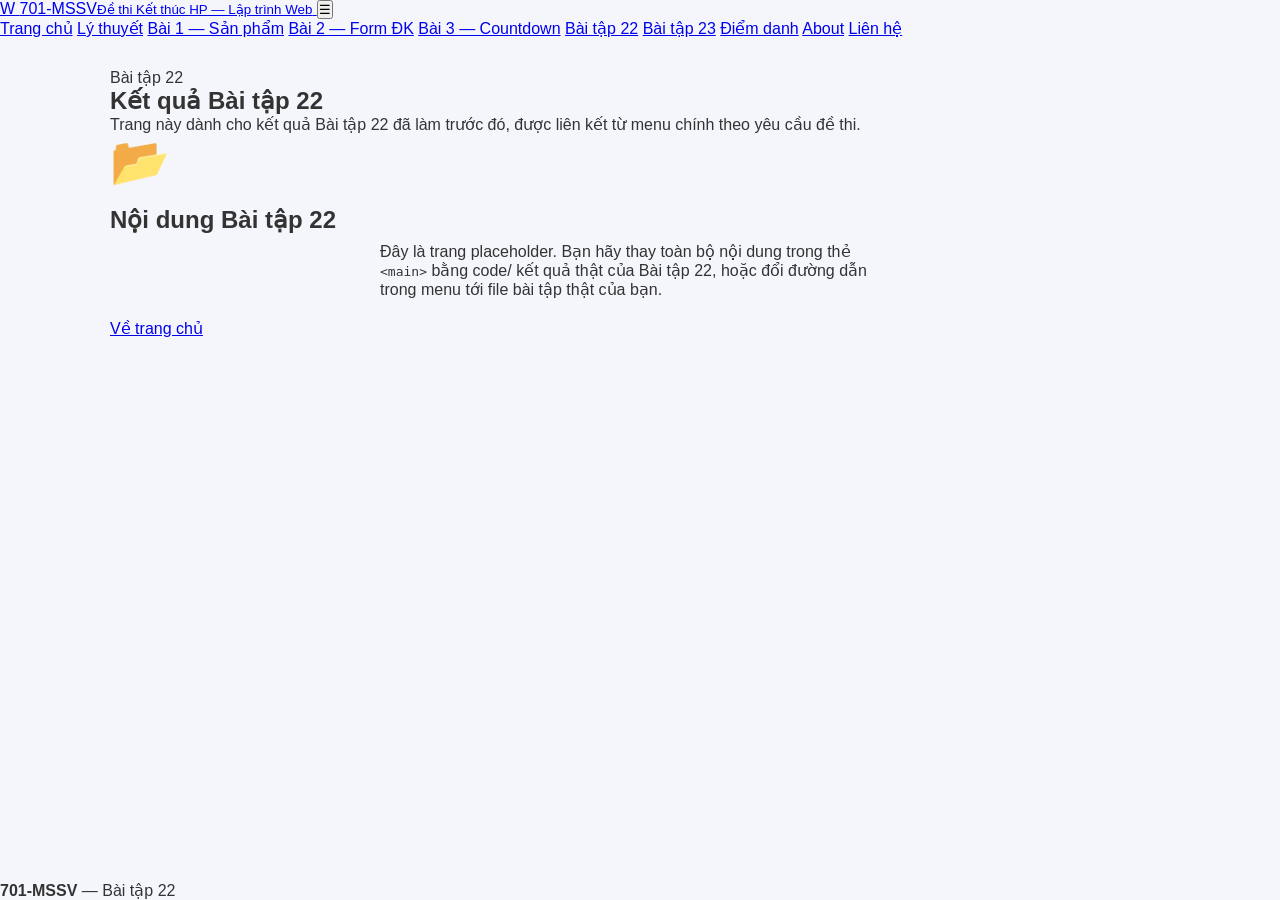
<file: baitap22.html>
<!DOCTYPE html>
<html lang="vi">
<head>
  <meta charset="UTF-8" />
  <meta name="viewport" content="width=device-width, initial-scale=1.0" />
  <title>Bài tập 22 | Đề thi Web</title>
  <link rel="preconnect" href="https://fonts.googleapis.com" />
  <link href="https://fonts.googleapis.com/css2?family=Fredoka:wght@400;500;600;700&display=swap" rel="stylesheet" />
  <link rel="stylesheet" href="css/style.css" />
</head>
<body>
  <header class="site-header">
    <div class="nav-wrap">
      <a href="index.html" class="brand">
        <span class="logo-dot">W</span>
        <span>701-MSSV<small>Đề thi Kết thúc HP — Lập trình Web</small></span>
      </a>
      <button class="nav-toggle" aria-label="Mở menu" aria-expanded="false">&#9776;</button>
      <nav class="main-nav">
        <a href="index.html">Trang chủ</a>
        <a href="lythuyet.html">Lý thuyết</a>
        <a href="baitap01.html">Bài 1 — Sản phẩm</a>
        <a href="baitap02.html">Bài 2 — Form ĐK</a>
        <a href="baitap03.html">Bài 3 — Countdown</a>
        <a href="baitap22.html">Bài tập 22</a>
        <a href="baitap23.html">Bài tập 23</a>
        <a href="diemdanh.html">Điểm danh</a>
        <a href="about.html">About</a>
        <a href="contact.html">Liên hệ</a>
      </nav>
    </div>
  </header>

  <main class="container">
    <section class="page-hero">
      <span class="eyebrow">Bài tập 22</span>
      <h1>Kết quả Bài tập 22</h1>
      <p>Trang này dành cho kết quả Bài tập 22 đã làm trước đó, được liên kết từ menu chính theo yêu cầu đề thi.</p>
    </section>

    <div class="card text-center">
      <div style="font-size:3rem;margin-bottom:1rem;">📂</div>
      <h2 style="margin-bottom:0.5rem;">Nội dung Bài tập 22</h2>
      <p class="muted" style="max-width:520px;margin:0 auto 1.25rem;">Đây là trang placeholder. Bạn hãy thay toàn bộ nội dung trong thẻ <code>&lt;main&gt;</code> bằng code/ kết quả thật của Bài tập 22, hoặc đổi đường dẫn trong menu tới file bài tập thật của bạn.</p>
      <a href="index.html" class="btn btn-primary">Về trang chủ</a>
    </div>
  </main>

  <footer class="site-footer">
    <p><strong>701-MSSV</strong> — Bài tập 22</p>
  </footer>

  <script src="js/script.js"></script>
</body>
</html>
</file>
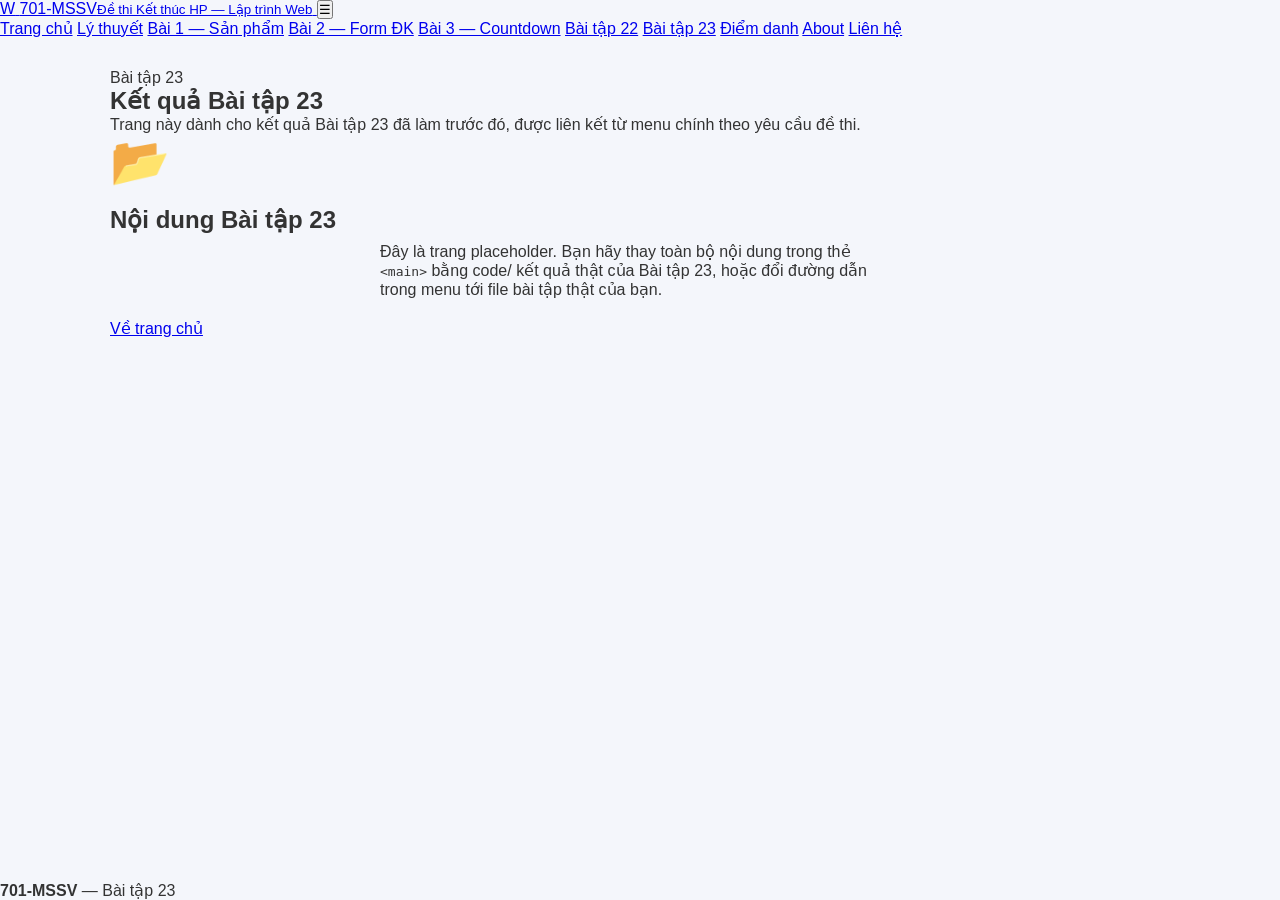
<file: baitap23.html>
<!DOCTYPE html>
<html lang="vi">
<head>
  <meta charset="UTF-8" />
  <meta name="viewport" content="width=device-width, initial-scale=1.0" />
  <title>Bài tập 23 | Đề thi Web</title>
  <link rel="preconnect" href="https://fonts.googleapis.com" />
  <link href="https://fonts.googleapis.com/css2?family=Fredoka:wght@400;500;600;700&display=swap" rel="stylesheet" />
  <link rel="stylesheet" href="css/style.css" />
</head>
<body>
  <header class="site-header">
    <div class="nav-wrap">
      <a href="index.html" class="brand">
        <span class="logo-dot">W</span>
        <span>701-MSSV<small>Đề thi Kết thúc HP — Lập trình Web</small></span>
      </a>
      <button class="nav-toggle" aria-label="Mở menu" aria-expanded="false">&#9776;</button>
      <nav class="main-nav">
        <a href="index.html">Trang chủ</a>
        <a href="lythuyet.html">Lý thuyết</a>
        <a href="baitap01.html">Bài 1 — Sản phẩm</a>
        <a href="baitap02.html">Bài 2 — Form ĐK</a>
        <a href="baitap03.html">Bài 3 — Countdown</a>
        <a href="baitap22.html">Bài tập 22</a>
        <a href="baitap23.html">Bài tập 23</a>
        <a href="diemdanh.html">Điểm danh</a>
        <a href="about.html">About</a>
        <a href="contact.html">Liên hệ</a>
      </nav>
    </div>
  </header>

  <main class="container">
    <section class="page-hero">
      <span class="eyebrow">Bài tập 23</span>
      <h1>Kết quả Bài tập 23</h1>
      <p>Trang này dành cho kết quả Bài tập 23 đã làm trước đó, được liên kết từ menu chính theo yêu cầu đề thi.</p>
    </section>

    <div class="card text-center">
      <div style="font-size:3rem;margin-bottom:1rem;">📂</div>
      <h2 style="margin-bottom:0.5rem;">Nội dung Bài tập 23</h2>
      <p class="muted" style="max-width:520px;margin:0 auto 1.25rem;">Đây là trang placeholder. Bạn hãy thay toàn bộ nội dung trong thẻ <code>&lt;main&gt;</code> bằng code/ kết quả thật của Bài tập 23, hoặc đổi đường dẫn trong menu tới file bài tập thật của bạn.</p>
      <a href="index.html" class="btn btn-primary">Về trang chủ</a>
    </div>
  </main>

  <footer class="site-footer">
    <p><strong>701-MSSV</strong> — Bài tập 23</p>
  </footer>

  <script src="js/script.js"></script>
</body>
</html>
</file>
<file: css/style.css>
/* ============================================
   style.css — Styles dùng chung cho toàn dự án
   ============================================ */
* { margin: 0; padding: 0; box-sizing: border-box; }
body {
  font-family: 'Segoe UI', Tahoma, sans-serif;
  background: #f4f6fb;
  color: #333;
  min-height: 100vh;
  display: flex;
  flex-direction: column;
}

/* ---------- Navigation (dùng chung) ---------- */
.navbar {
  background: linear-gradient(135deg, #1e3a8a, #4f46e5);
  padding: 0 20px;
  box-shadow: 0 2px 12px rgba(0,0,0,0.15);
  position: sticky;
  top: 0;
  z-index: 50;
}
.nav-container {
  max-width: 1100px;
  margin: 0 auto;
  display: flex;
  align-items: center;
  justify-content: space-between;
  flex-wrap: wrap;
}
.nav-brand {
  color: #fff;
  font-weight: 700;
  font-size: 18px;
  padding: 16px 0;
  text-decoration: none;
}
.nav-menu {
  display: flex;
  list-style: none;
  flex-wrap: wrap;
}
.nav-menu li a {
  display: block;
  color: #cbd5e1;
  text-decoration: none;
  padding: 18px 14px;
  font-size: 14px;
  transition: color 0.2s, background 0.2s;
}
.nav-menu li a:hover { color: #fff; background: rgba(255,255,255,0.1); }
.nav-menu li a.active { color: #fff; background: rgba(255,255,255,0.18); font-weight: 600; }

/* ---------- Layout chung ---------- */
.container {
  max-width: 1100px;
  margin: 30px auto;
  padding: 0 20px;
  flex: 1;
  width: 100%;
}
.page-card {
  background: #fff;
  border-radius: 14px;
  padding: 30px;
  box-shadow: 0 8px 30px rgba(0,0,0,0.08);
  margin-bottom: 25px;
}
.page-card h1 { color: #1e3a8a; margin-bottom: 8px; font-size: 26px; }
.page-card .subtitle { color: #888; font-size: 14px; margin-bottom: 22px; }

/* ---------- Footer ---------- */
.footer {
  background: #1e293b;
  color: #94a3b8;
  text-align: center;
  padding: 18px;
  font-size: 13px;
  margin-top: auto;
}

/* ---------- Trang chủ (index) ---------- */
.hero {
  text-align: center;
  padding: 50px 20px;
  background: linear-gradient(135deg, #4f46e5, #7c3aed);
  color: #fff;
  border-radius: 14px;
  margin-bottom: 25px;
}
.hero h1 { font-size: 32px; margin-bottom: 10px; }
.hero p { opacity: 0.9; max-width: 600px; margin: 0 auto; }
.exercise-grid {
  display: grid;
  grid-template-columns: repeat(auto-fit, minmax(240px, 1fr));
  gap: 18px;
}
.ex-card {
  background: #fff;
  border-radius: 12px;
  padding: 24px;
  text-decoration: none;
  color: #333;
  box-shadow: 0 4px 16px rgba(0,0,0,0.07);
  transition: transform 0.25s, box-shadow 0.25s;
  border-top: 4px solid #4f46e5;
  display: block;
}
.ex-card:hover { transform: translateY(-5px); box-shadow: 0 12px 30px rgba(79,70,229,0.2); }
.ex-card .num { font-size: 34px; font-weight: 800; color: #4f46e5; }
.ex-card h3 { margin: 8px 0 6px; color: #1e3a8a; }
.ex-card p { font-size: 13.5px; color: #666; line-height: 1.6; }

/* ============================================
   BÀI TẬP 01 — Danh sách sản phẩm & tìm kiếm
   ============================================ */
.search-box { display: flex; gap: 10px; margin-bottom: 20px; flex-wrap: wrap; }
.search-box input {
  flex: 1; min-width: 200px; padding: 12px 18px;
  border: 2px solid #e0e0e0; border-radius: 30px; font-size: 15px; outline: none;
  transition: border-color 0.3s;
}
.search-box input:focus { border-color: #4f46e5; }
.search-box button {
  padding: 12px 26px; background: #4f46e5; color: #fff; border: none;
  border-radius: 30px; cursor: pointer; font-size: 15px; transition: background 0.3s;
}
.search-box button:hover { background: #4338ca; }
.search-box .btn-reset { background: #94a3b8; }
.stats { color: #666; font-size: 14px; margin-bottom: 15px; }
.product-grid {
  display: grid;
  grid-template-columns: repeat(auto-fill, minmax(200px, 1fr));
  gap: 18px;
}
.product-card {
  background: #fafafa; border: 1px solid #eee; border-radius: 12px;
  padding: 18px; text-align: center;
  transition: transform 0.25s, box-shadow 0.25s; cursor: pointer;
}
.product-card:hover { transform: translateY(-5px); box-shadow: 0 10px 25px rgba(79,70,229,0.2); }
.product-icon { font-size: 42px; margin-bottom: 10px; }
.product-name { font-weight: 600; margin-bottom: 6px; color: #333; }
.product-price { color: #dc2626; font-weight: bold; font-size: 16px; }
.product-category { font-size: 12px; color: #999; margin-top: 6px; }
.error-msg {
  display: none; background: #fee2e2; color: #991b1b;
  padding: 15px; border-radius: 8px; text-align: center;
  margin-bottom: 15px; border-left: 4px solid #dc2626;
}
.error-msg.show { display: block; animation: shake 0.4s; }
@keyframes shake {
  0%,100% { transform: translateX(0); }
  25% { transform: translateX(-8px); }
  75% { transform: translateX(8px); }
}

/* ============================================
   BÀI TẬP 02 — Form đăng ký
   ============================================ */
.form-wrap { max-width: 480px; margin: 0 auto; }
.form-group { margin-bottom: 18px; }
.form-group label { display: block; font-weight: 600; margin-bottom: 6px; font-size: 14px; color: #444; }
.form-group input[type="text"],
.form-group input[type="email"],
.form-group input[type="password"] {
  width: 100%; padding: 12px 15px; border: 2px solid #e0e0e0;
  border-radius: 8px; font-size: 15px; outline: none; transition: border-color 0.3s;
}
.form-group input:focus { border-color: #059669; }
.form-group input.invalid { border-color: #dc2626; background: #fef2f2; }
.form-group input.valid { border-color: #059669; }
.error-text { color: #dc2626; font-size: 12.5px; margin-top: 5px; min-height: 16px; display: block; }
.checkbox-group { display: flex; align-items: flex-start; gap: 10px; margin-bottom: 10px; font-size: 14px; }
.checkbox-group input { margin-top: 3px; cursor: pointer; }
.checkbox-group label { font-weight: normal; margin: 0; }
.checkbox-group a { color: #059669; text-decoration: none; }
.strength-bar { height: 6px; background: #eee; border-radius: 3px; margin-top: 8px; overflow: hidden; }
.strength-fill { height: 100%; width: 0%; background: #dc2626; transition: width 0.3s, background 0.3s; }
.strength-label { font-size: 12px; color: #888; margin-top: 4px; }
.btn-submit {
  width: 100%; padding: 14px;
  background: linear-gradient(135deg, #059669, #10b981);
  color: #fff; border: none; border-radius: 8px; font-size: 16px;
  font-weight: 600; cursor: pointer; transition: transform 0.2s, box-shadow 0.2s;
}
.btn-submit:hover { transform: translateY(-2px); box-shadow: 0 8px 20px rgba(5,150,105,0.35); }
.success-msg {
  display: none; background: #d1fae5; color: #065f46;
  padding: 15px; border-radius: 8px; margin-bottom: 18px;
  border-left: 4px solid #10b981; font-size: 14px;
}
.success-msg.show { display: block; animation: fadeIn 0.5s; }
@keyframes fadeIn { from { opacity: 0; transform: translateY(-10px); } to { opacity: 1; transform: translateY(0); } }
.user-list { margin-top: 20px; padding-top: 15px; border-top: 1px solid #eee; font-size: 13px; color: #666; }
.user-list h3 { font-size: 14px; margin-bottom: 8px; color: #059669; }
.user-list ul { padding-left: 20px; }

/* ============================================
   BÀI TẬP 03 — Đồng hồ đếm ngược
   ============================================ */
.timer-wrap { text-align: center; }
.timer-ring { position: relative; width: 280px; height: 280px; margin: 0 auto 30px; }
.timer-ring svg { transform: rotate(-90deg); width: 100%; height: 100%; }
.ring-bg { fill: none; stroke: #e2e8f0; stroke-width: 10; }
.ring-fg {
  fill: none; stroke: #10b981; stroke-width: 10; stroke-linecap: round;
  transition: stroke-dashoffset 1s linear, stroke 0.5s;
}
.time-display {
  position: absolute; inset: 0;
  display: flex; flex-direction: column; align-items: center; justify-content: center;
}
.time-text { font-size: 64px; font-weight: 700; font-variant-numeric: tabular-nums; letter-spacing: 2px; color: #1e293b; }
.time-label { font-size: 13px; color: #94a3b8; margin-top: 6px; text-transform: uppercase; letter-spacing: 3px; }
.timer-ring.warning .time-text { color: #ef4444; animation: pulse 1s infinite; }
.timer-ring.warning .ring-fg { stroke: #ef4444; }
@keyframes pulse {
  0%, 100% { transform: scale(1); opacity: 1; }
  50% { transform: scale(1.08); opacity: 0.7; }
}
.timer-controls { display: flex; gap: 12px; justify-content: center; flex-wrap: wrap; }
.timer-controls button {
  padding: 12px 28px; border: none; border-radius: 30px;
  font-size: 15px; font-weight: 600; cursor: pointer;
  transition: transform 0.2s, opacity 0.2s; color: #fff;
}
.timer-controls button:hover { transform: translateY(-2px); }
.btn-start { background: #10b981; }
.btn-pause { background: #f59e0b; color: #78350f !important; }
.btn-reset { background: #64748b; }
.timer-controls button:disabled { opacity: 0.4; cursor: not-allowed; transform: none; }
.modal-overlay {
  display: none; position: fixed; inset: 0;
  background: rgba(0,0,0,0.7); align-items: center; justify-content: center; z-index: 100;
}
.modal-overlay.show { display: flex; animation: fadeIn 0.3s; }
.modal {
  background: #fff; color: #333; padding: 35px; border-radius: 16px;
  max-width: 380px; width: 90%; text-align: center;
  animation: popIn 0.4s cubic-bezier(0.34, 1.56, 0.64, 1);
}
.modal .icon { font-size: 60px; margin-bottom: 15px; }
.modal h2 { color: #dc2626; margin-bottom: 10px; }
.modal p { color: #666; margin-bottom: 20px; font-size: 14px; }
.modal button {
  padding: 12px 30px; background: #10b981; border: none;
  border-radius: 30px; font-weight: 600; cursor: pointer; color: #064e3b;
}
@keyframes popIn { from { transform: scale(0.7); opacity: 0; } to { transform: scale(1); opacity: 1; } }

/* ---------- Trang About ---------- */
.about-wrap { display: flex; gap: 30px; align-items: flex-start; flex-wrap: wrap; }
.about-avatar {
  width: 180px; height: 180px; border-radius: 50%;
  object-fit: cover; border: 5px solid #4f46e5;
  box-shadow: 0 8px 24px rgba(79,70,229,0.3);
  flex-shrink: 0;
}
.about-info { flex: 1; min-width: 250px; }
.about-info h2 { color: #1e3a8a; margin-bottom: 10px; }
.about-info p { line-height: 1.8; color: #555; margin-bottom: 12px; }
.about-info .info-row { margin-bottom: 8px; font-size: 14px; }
.about-info .info-row b { color: #1e3a8a; display: inline-block; width: 110px; }
.skill-tags { display: flex; flex-wrap: wrap; gap: 8px; margin-top: 15px; }
.skill-tags span {
  background: #eef2ff; color: #4f46e5; padding: 6px 14px;
  border-radius: 20px; font-size: 13px; font-weight: 500;
}

/* ---------- Trang Contact ---------- */
.contact-wrap { display: grid; grid-template-columns: 1fr 1.5fr; gap: 30px; }
.contact-info-card { background: linear-gradient(135deg, #4f46e5, #7c3aed); color: #fff; padding: 25px; border-radius: 12px; }
.contact-info-card h3 { margin-bottom: 15px; }
.contact-info-card p { margin-bottom: 12px; font-size: 14px; line-height: 1.7; opacity: 0.95; }
.contact-form .form-group textarea {
  width: 100%; padding: 12px 15px; border: 2px solid #e0e0e0;
  border-radius: 8px; font-size: 15px; outline: none; font-family: inherit;
  min-height: 120px; resize: vertical;
}
.contact-form .form-group textarea:focus { border-color: #4f46e5; }

/* ---------- Phần giải thích logic (dùng chung) ---------- */
.logic-section {
  margin-top: 30px; padding: 20px;
  background: #eef2ff; border-radius: 10px; border-left: 4px solid #4f46e5;
}
.logic-section h2 { color: #1e3a8a; margin-bottom: 12px; font-size: 18px; }
.logic-section ul { padding-left: 20px; line-height: 1.8; font-size: 14px; color: #444; }
.logic-section ul ul { margin: 6px 0; }
.logic-section code {
  background: #e0e7ff; padding: 2px 6px; border-radius: 4px;
  font-size: 13px; color: #3730a3;
}

/* ---------- Responsive ---------- */
@media (max-width: 700px) {
  .contact-wrap { grid-template-columns: 1fr; }
  .about-wrap { justify-content: center; text-align: center; }
  .about-info .info-row b { width: auto; margin-right: 8px; }
  .time-text { font-size: 48px; }
  .timer-ring { width: 220px; height: 220px; }
  .page-card { padding: 20px; }
}
</file>
